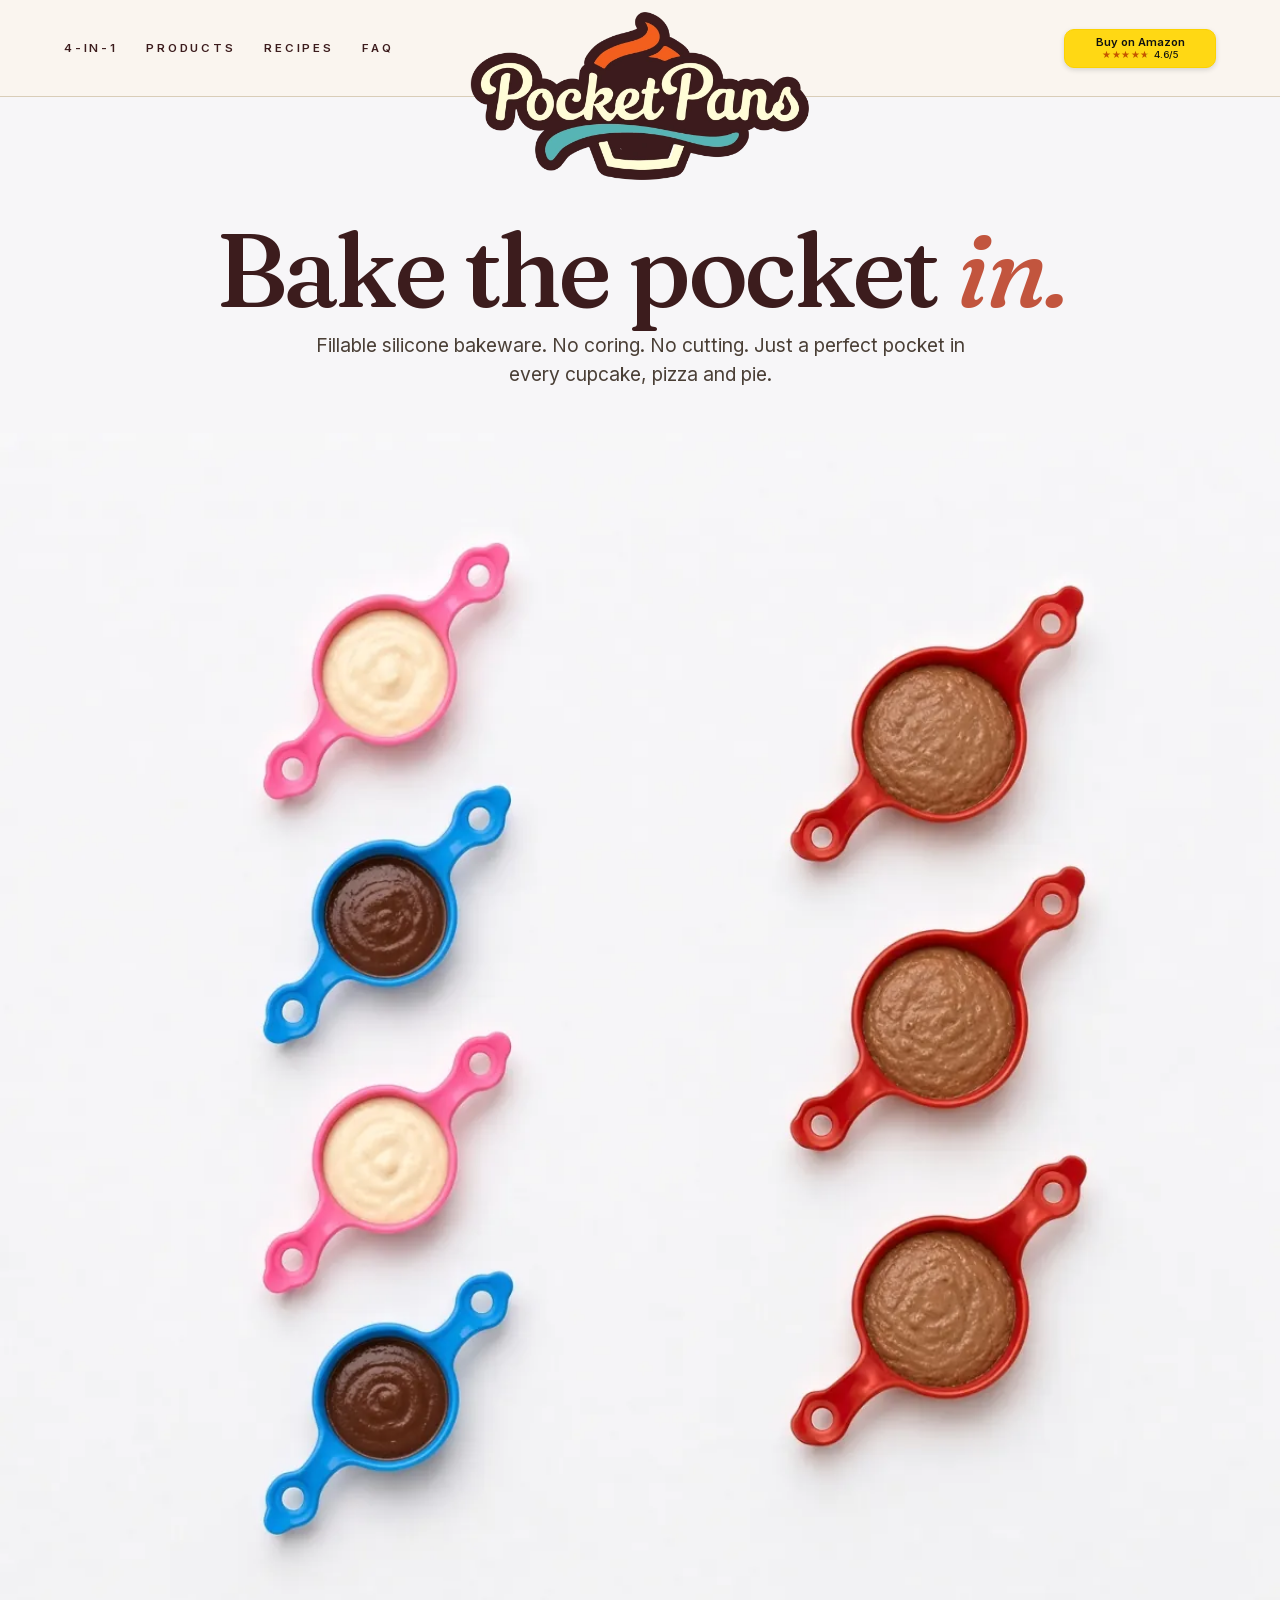
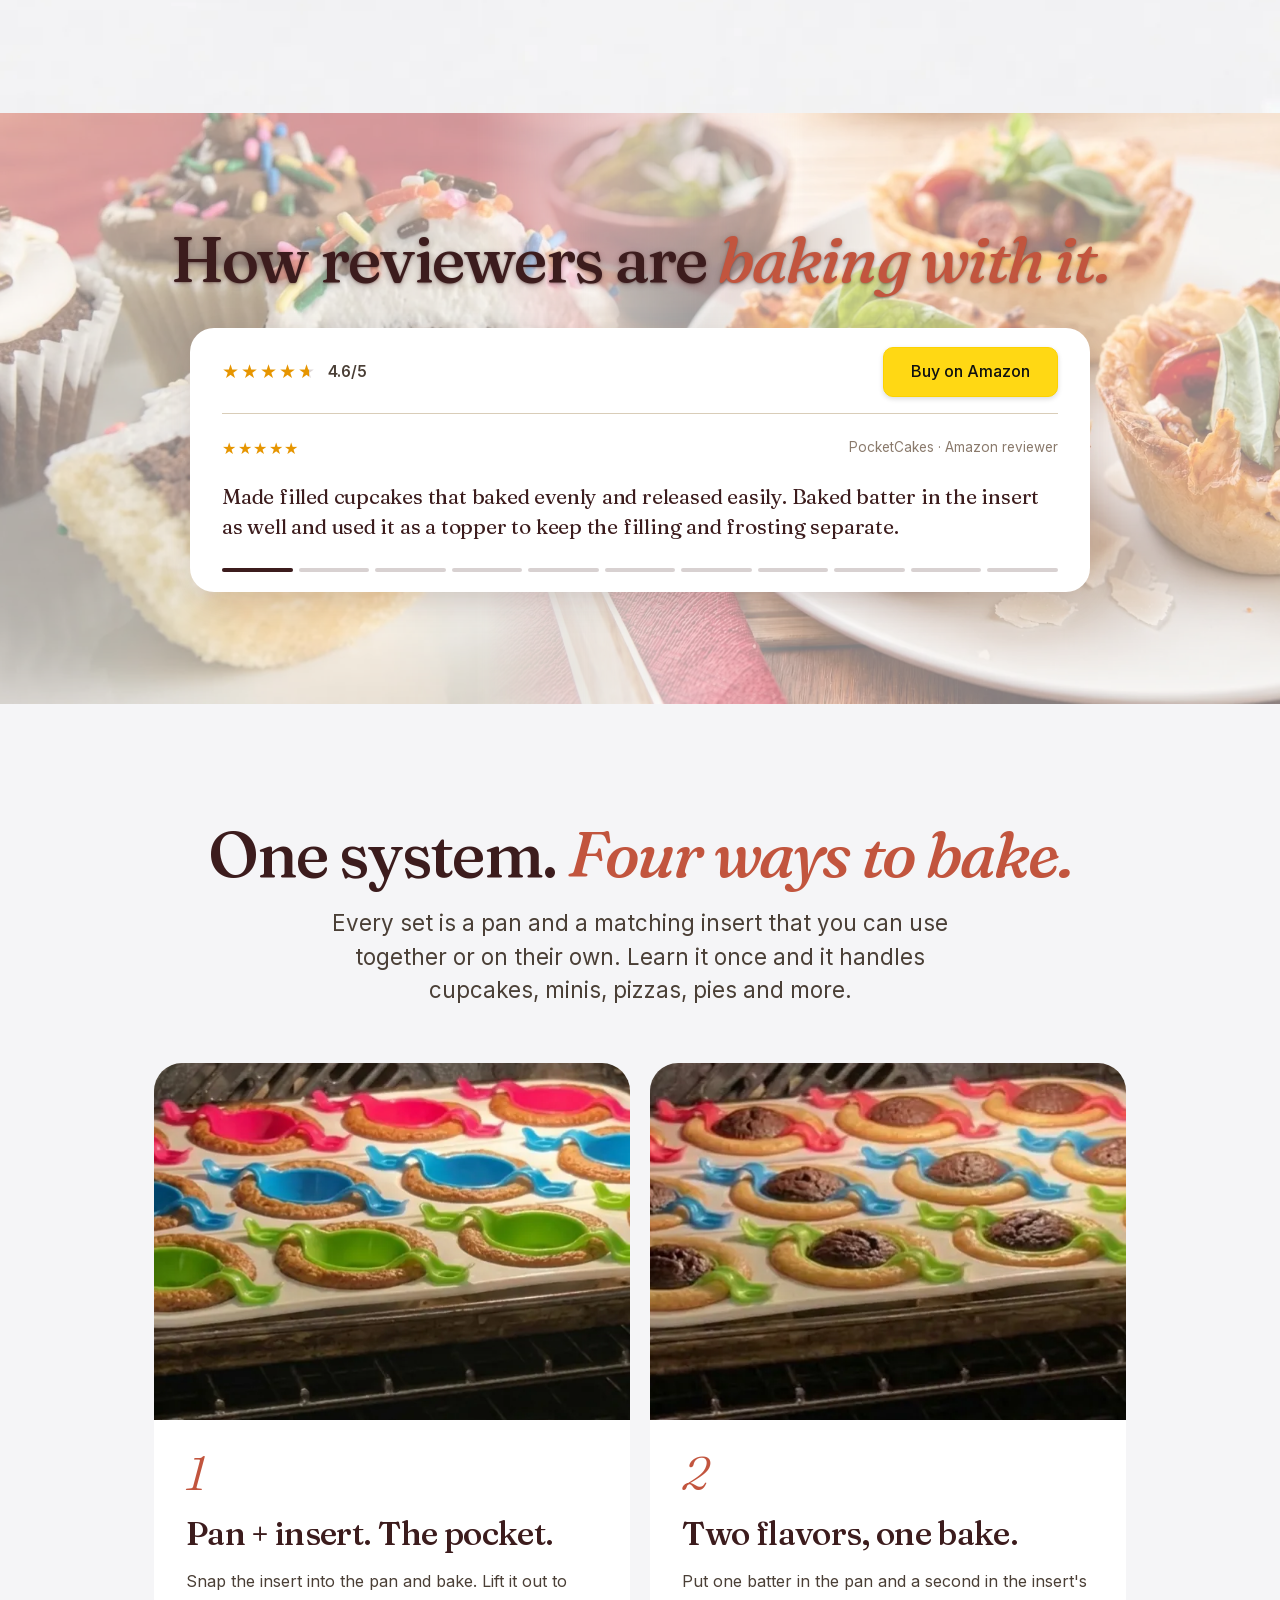
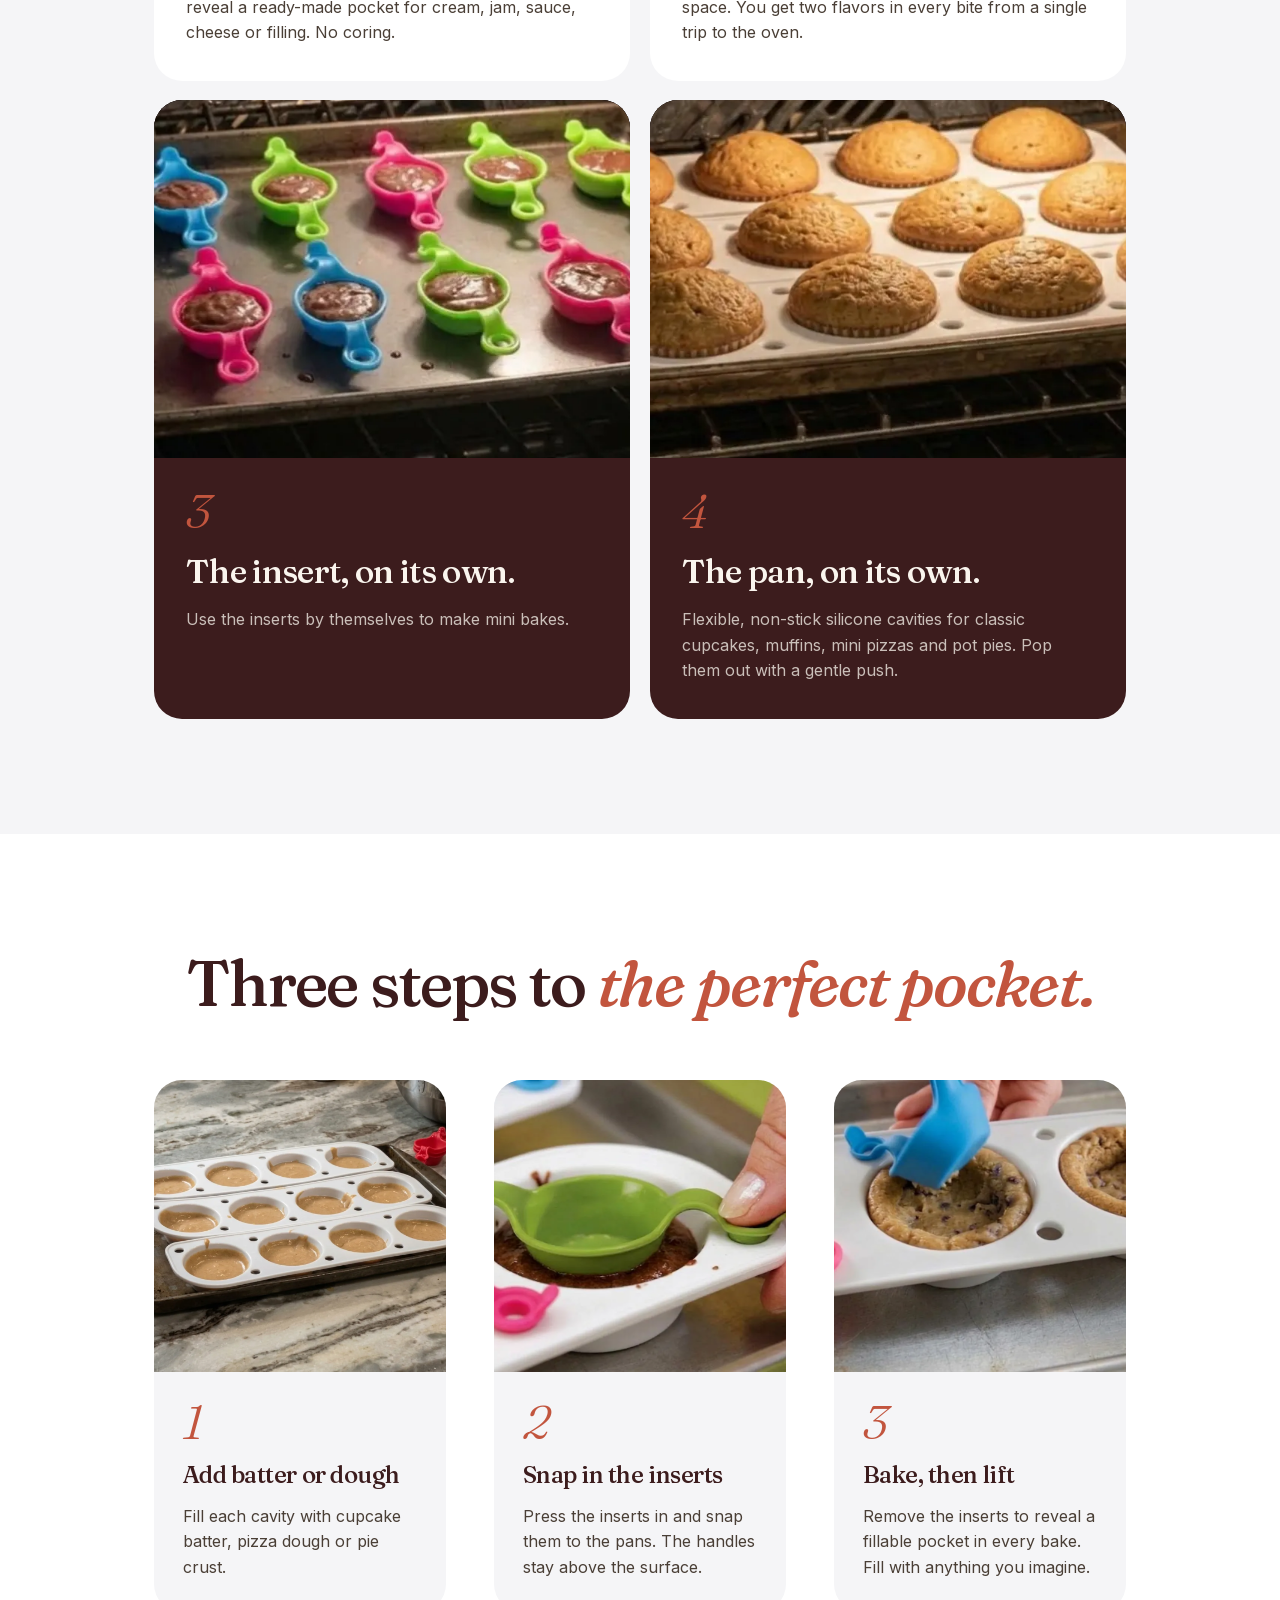
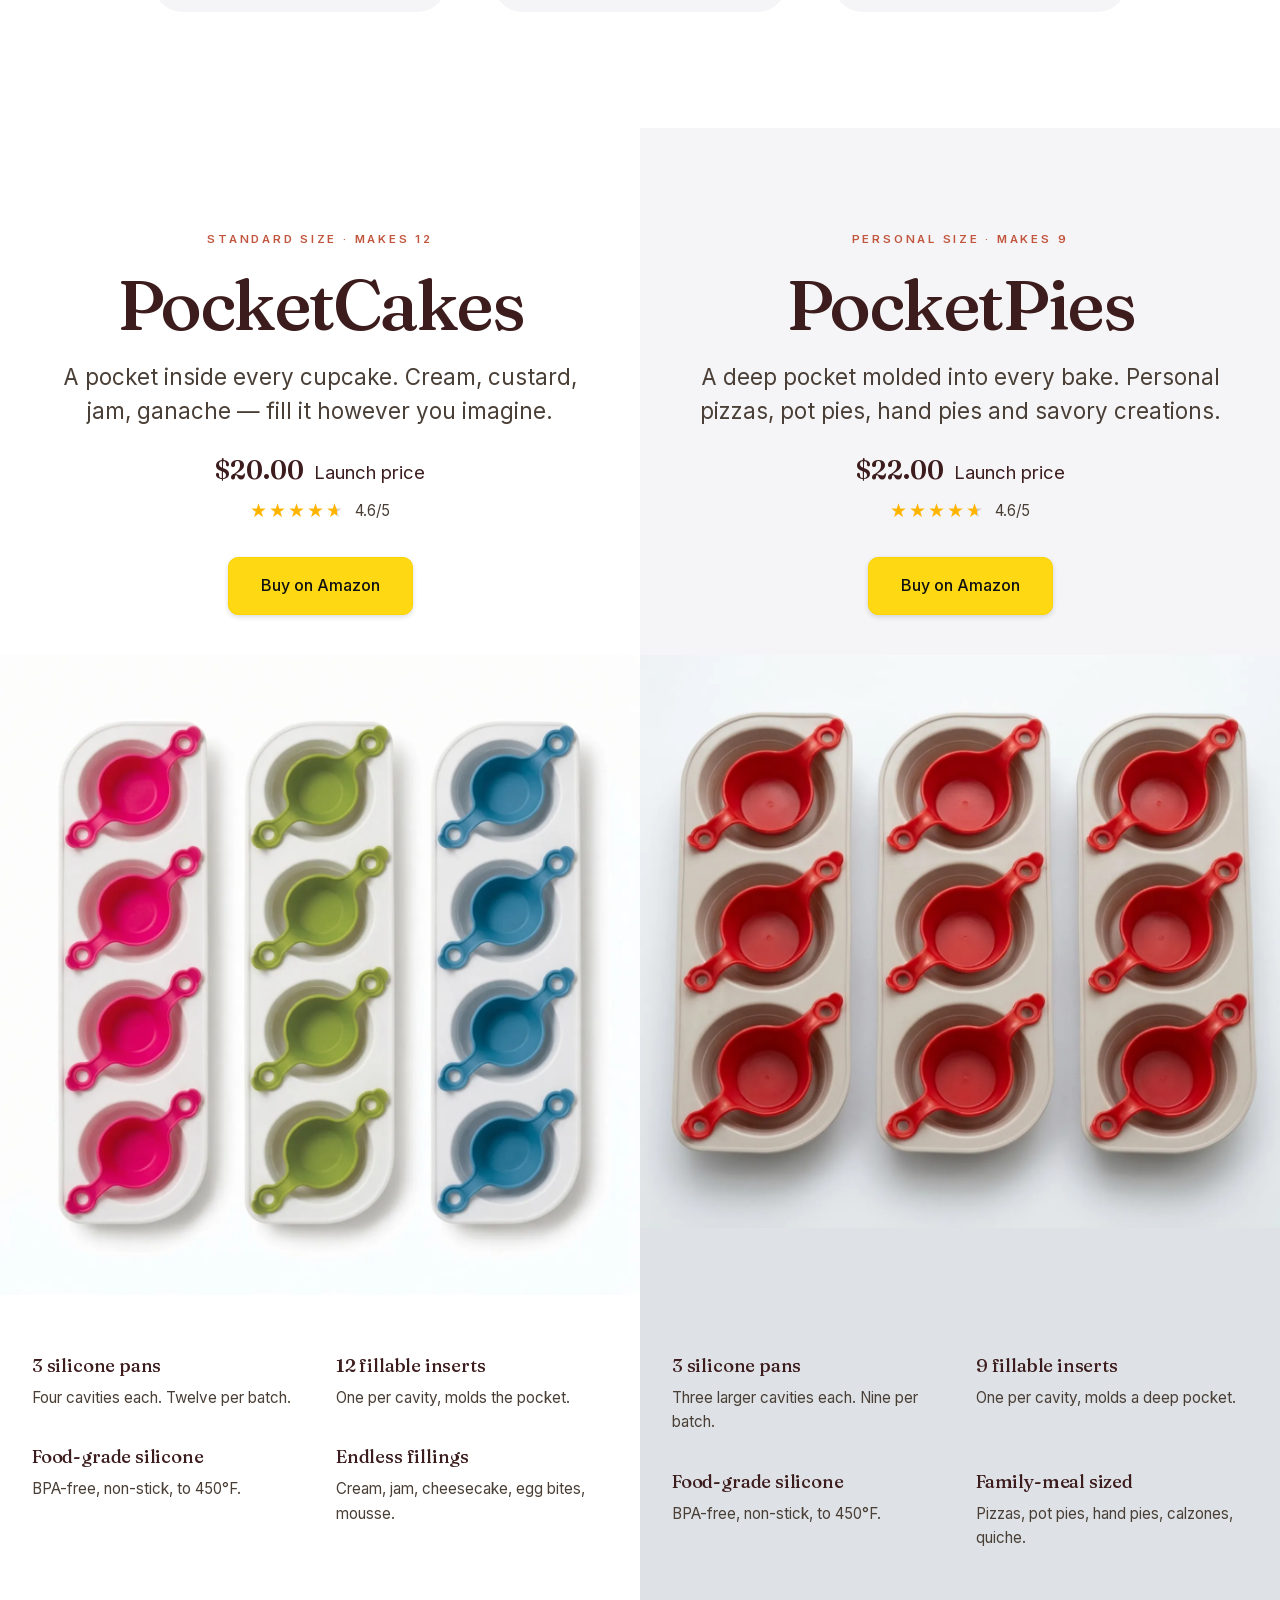
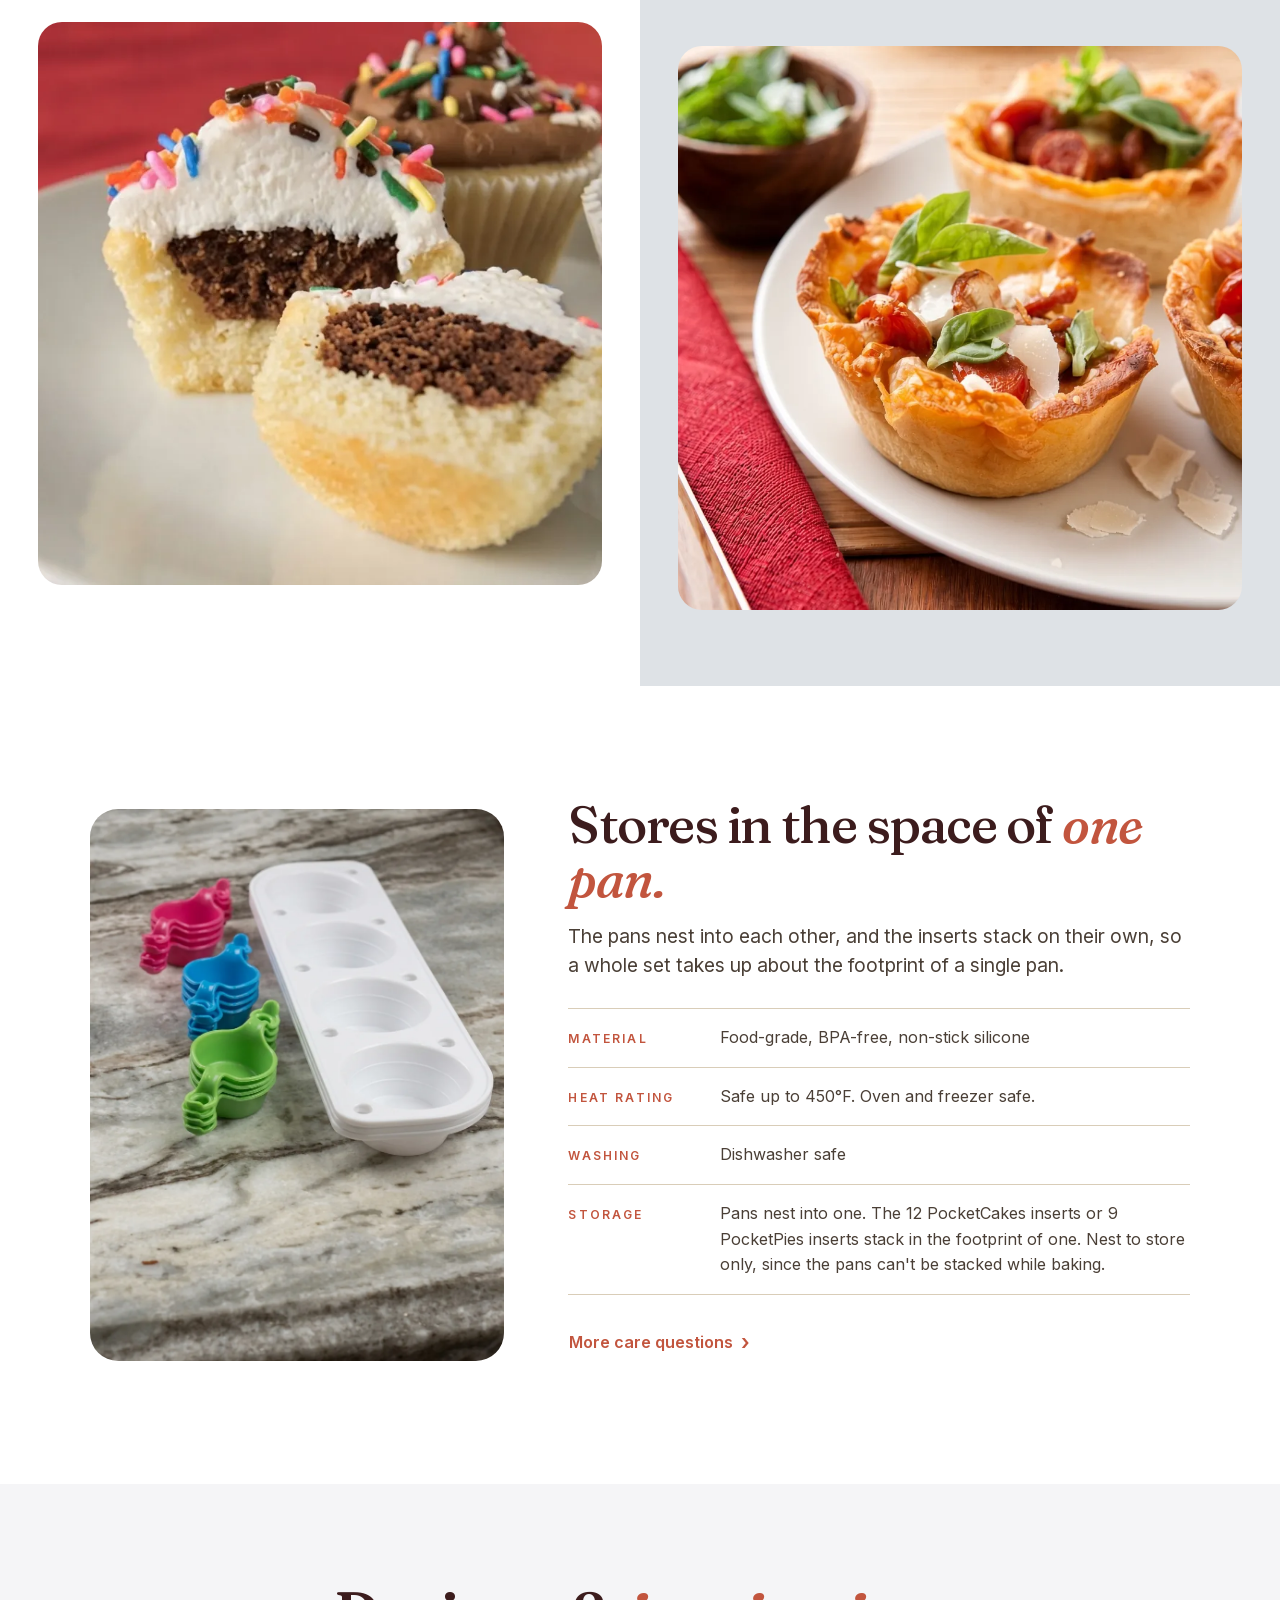
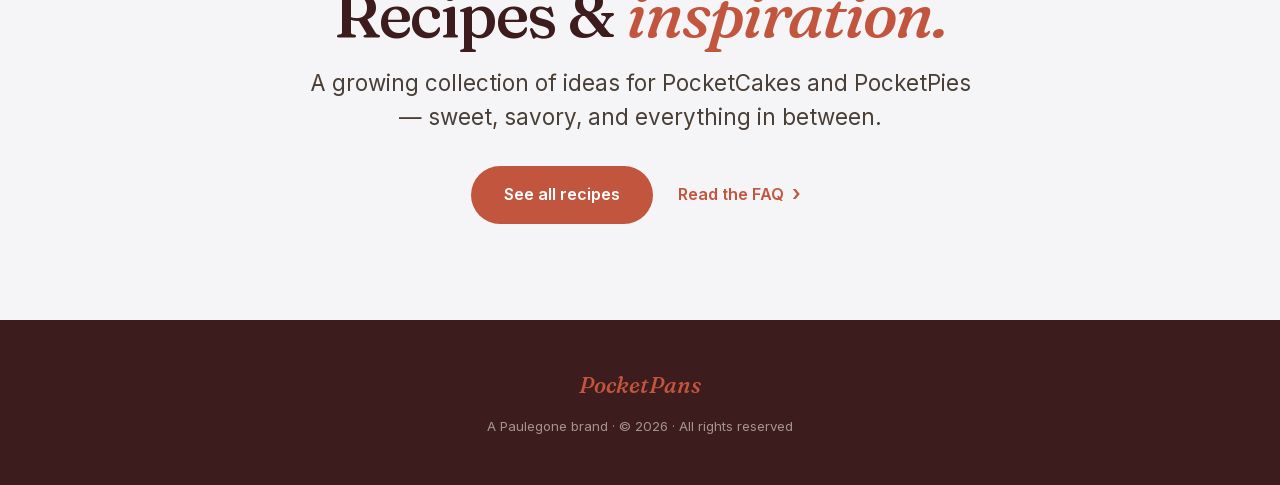
<file: index.html>
<!DOCTYPE html>
<html lang="en">
<head>
<meta charset="UTF-8">
<meta name="viewport" content="width=device-width, initial-scale=1.0">
<title>PocketPans 4-in-1 Fillable Silicone Bakeware — Cupcakes, Minis & Personal Pizzas</title>
<meta name="description" content="Bake the pocket in — no coring. PocketCakes and PocketPies: pan alone, pan + insert, inserts alone, or two flavors in one bake. BPA-free silicone to 450°F. Shop on Amazon via pocketpans.com.">
<link rel="icon" type="image/png" href="images/PP_favicon.png">
<link rel="apple-touch-icon" href="images/PP_favicon.png">
<meta name="robots" content="index, follow, max-image-preview:large">
<link rel="canonical" href="https://pocketpans.com/">
<meta property="og:title" content="PocketPans — 4-in-1 Fillable Bakeware">
<meta property="og:description" content="Bake the pocket in. Cupcakes, minis, personal pizzas & pot pies.">
<meta property="og:url" content="https://pocketpans.com/">
<meta property="og:image" content="https://pocketpans.com/images/hero-cupcake.png">
<meta property="og:type" content="website">
<meta name="p:domain_verify" content="4ee38dcfb3308c3a4e883794a0fc78fc"/>
<meta name="google-site-verification" content="NeDxSFClnJtV1CZE4KnyYpTGVmzie3NK1NXemz9PHA8" />
<script type="application/ld+json">
{
  "@context": "https://schema.org",
  "@graph": [
    {
      "@type": "Organization",
      "@id": "https://pocketpans.com/#org",
      "name": "PocketPans",
      "url": "https://pocketpans.com",
      "logo": "https://pocketpans.com/images/PocketPans_Logo.png"
    },
    {
      "@type": "Product",
      "name": "PocketPans PocketCakes 4-in-1 Fillable Silicone Cupcake Pan Set",
      "image": ["https://pocketpans.com/images/hero-cupcake.png"],
      "description": "4-in-1 silicone cupcake pan set that bakes a fillable pocket in. Makes 12. BPA-free, oven-safe to 450°F.",
      "brand": {"@type": "Brand", "name": "PocketPans"},
      "sku": "PP-PC-01",
      "mpn": "PP-PC-01",
      "offers": {
        "@type": "Offer",
        "url": "https://pocketpans.com/#cupcake-section",
        "priceCurrency": "USD",
        "price": "19.88",
        "availability": "https://schema.org/InStock",
        "itemCondition": "https://schema.org/NewCondition",
        "shippingDetails": {
          "@type": "OfferShippingDetails",
          "shippingRate": {"@type": "MonetaryAmount", "value": "0", "currency": "USD"},
          "shippingDestination": {"@type": "DefinedRegion", "addressCountry": "US"},
          "deliveryTime": {
            "@type": "ShippingDeliveryTime",
            "handlingTime": {"@type": "QuantitativeValue", "minValue": 0, "maxValue": 1, "unitCode": "DAY"},
            "transitTime": {"@type": "QuantitativeValue", "minValue": 3, "maxValue": 5, "unitCode": "DAY"}
          }
        },
        "hasMerchantReturnPolicy": {
          "@type": "MerchantReturnPolicy",
          "applicableCountry": "US",
          "returnPolicyCategory": "https://schema.org/MerchantReturnFiniteReturnWindow",
          "merchantReturnDays": 30,
          "returnMethod": "https://schema.org/ReturnByMail"
        }
      }
    },
    {
      "@type": "Product",
      "name": "PocketPans PocketPies 4-in-1 Fillable Silicone Personal Pizza & Pot Pie Pan Set",
      "image": ["https://pocketpans.com/images/hero-pizza.png"],
      "description": "4-in-1 silicone pan set for personal pizzas, pot pies, and hand pies. Makes 9. BPA-free, oven-safe to 450°F.",
      "brand": {"@type": "Brand", "name": "PocketPans"},
      "sku": "PP-PP-01",
      "mpn": "PP-PP-01",
      "offers": {
        "@type": "Offer",
        "url": "https://pocketpans.com/#pizza-section",
        "priceCurrency": "USD",
        "price": "21.88",
        "availability": "https://schema.org/InStock",
        "itemCondition": "https://schema.org/NewCondition",
        "shippingDetails": {
          "@type": "OfferShippingDetails",
          "shippingRate": {"@type": "MonetaryAmount", "value": "0", "currency": "USD"},
          "shippingDestination": {"@type": "DefinedRegion", "addressCountry": "US"},
          "deliveryTime": {
            "@type": "ShippingDeliveryTime",
            "handlingTime": {"@type": "QuantitativeValue", "minValue": 0, "maxValue": 1, "unitCode": "DAY"},
            "transitTime": {"@type": "QuantitativeValue", "minValue": 3, "maxValue": 5, "unitCode": "DAY"}
          }
        },
        "hasMerchantReturnPolicy": {
          "@type": "MerchantReturnPolicy",
          "applicableCountry": "US",
          "returnPolicyCategory": "https://schema.org/MerchantReturnFiniteReturnWindow",
          "merchantReturnDays": 30,
          "returnMethod": "https://schema.org/ReturnByMail"
        }
      }
    }
  ]
}
</script>
<!-- Google tag (gtag.js) -->
<script async src="https://www.googletagmanager.com/gtag/js?id=G-696TPMB8MQ"></script>
<script>
  window.dataLayer = window.dataLayer || [];
  function gtag(){dataLayer.push(arguments);}
  gtag('js', new Date());

  gtag('config', 'G-696TPMB8MQ');
</script>
 <!-- Meta Pixel Code -->
<script>
!function(f,b,e,v,n,t,s)
{if(f.fbq)return;n=f.fbq=function(){n.callMethod?
n.callMethod.apply(n,arguments):n.queue.push(arguments)};
if(!f._fbq)f._fbq=n;n.push=n;n.loaded=!0;n.version='2.0';
n.queue=[];t=b.createElement(e);t.async=!0;
t.src=v;s=b.getElementsByTagName(e)[0];
s.parentNode.insertBefore(t,s)}(window, document,'script',
'https://connect.facebook.net/en_US/fbevents.js');
fbq('init', '1710565360593624');
fbq('track', 'PageView');
</script>
<noscript><img height="1" width="1" style="display:none"
src="https://www.facebook.com/tr?id=1710565360593624&ev=PageView&noscript=1"
/></noscript>
<!-- End Meta Pixel Code -->
<link rel="preload" href="fonts/Fraunces-latin.woff2" as="font" type="font/woff2" crossorigin>
<link rel="preload" href="fonts/Fraunces-Italic-latin.woff2" as="font" type="font/woff2" crossorigin>
<link rel="preload" href="fonts/Inter-latin.woff2" as="font" type="font/woff2" crossorigin>
<link rel="stylesheet" href="styles.css?v=3">
<style>
:root { --white: #fff; --gray-bg: #f5f5f7; }
/* Header: nav left, big logo centered hanging off the bottom edge; shrinks to the text logo on scroll */
:root { --logo-h: 168px; --hang: calc(var(--logo-h) / 2); --hdr: 96px; --hdr-s: 64px; }
@media (max-width: 1000px) { :root { --logo-h: clamp(100px, 24vw, 150px); --hdr: calc(var(--hang) + 42px); } }
html { scroll-padding-top: 80px; }
body { padding-top: var(--hdr); }
header { position: fixed; top: 0; left: 0; right: 0; }
.nav { position: relative; min-height: var(--hdr); transition: min-height .35s ease; }
header.scrolled .nav { min-height: var(--hdr-s); }
.logo { position: absolute; inset: 0; pointer-events: none; z-index: 210; display: block; }
.logo img { position: absolute; left: 50%; pointer-events: auto; width: auto; max-width: none; transition: opacity .3s ease, transform .35s ease; }
.logo-full { bottom: 0; height: var(--logo-h); transform: translate(-50%, 50%); }
.logo-text { top: 50%; height: 40px; opacity: 0; transform: translate(-50%, -50%) scale(.85); pointer-events: none !important; }
header.scrolled .logo-full { opacity: 0; transform: translate(-50%, 50%) scale(.4); pointer-events: none; }
header.scrolled .logo-text { opacity: 1; transform: translate(-50%, -50%); pointer-events: auto !important; }
.nav-cta { background: var(--terracotta); color: #fff; font-style: normal; font-weight: 600; letter-spacing: .02em; }
.nav-cta:hover { background: var(--terracotta-deep); color: #fff; }
@media (max-width: 1000px) {
  .nav { display: flex; justify-content: space-between; align-items: flex-start; padding: .8rem 4% 0; }
  .nav-links { width: auto; flex-wrap: nowrap; gap: .8rem; justify-content: flex-start; }
  .nav-cta { justify-self: auto; }
  header.scrolled .nav { display: grid; grid-template-columns: 1fr auto; grid-template-areas: "logo cta" "links links"; row-gap: .5rem; align-items: center; padding: .6rem 4% .6rem; min-height: 0; }
  header.scrolled .nav-cta { grid-area: cta; }
  header.scrolled .nav-links { grid-area: links; width: 100%; justify-content: center; }
  .logo-text { height: 28px; }
  header.scrolled .logo-text { left: 4%; top: .6rem; transform: none; }
}
/* Amazon-style buy buttons (colors only; no Amazon logo) */
a[href*="amazon.com/dp"] { background: #FFD814; color: #0F1111; border: 1px solid #FCD200; border-radius: 10px; font-family: 'Inter', sans-serif; font-style: normal; font-weight: 500; letter-spacing: 0; box-shadow: 0 2px 5px rgba(15,17,17,.15); }
a[href*="amazon.com/dp"]:hover { background: #F7CA00; color: #0F1111; border-color: #F2C200; transform: none; }
/* Buy button with rating: same button size, smaller text, two lines */
a.amz { display: inline-flex; flex-direction: column; align-items: center; justify-content: center; gap: .12rem; line-height: 1.1; padding-top: 0; padding-bottom: 0; }
a.amz .amz-t { font-size: .78em; font-weight: 600; }
a.amz .amz-r { font-size: .66em; font-weight: 500; display: inline-flex; align-items: center; gap: .4em; }
.amz-stars { letter-spacing: .06em; background: linear-gradient(90deg, #C45500 92%, rgba(15,17,17,.28) 92%); -webkit-background-clip: text; background-clip: text; -webkit-text-fill-color: transparent; }
.nav-cta.amz { height: 39px; min-width: 9.5rem; }
@media (max-width: 767px) { .nav-cta.amz { height: 30px; min-width: 7.2rem; } .nav-cta.amz .amz-t { font-size: .8em; } .nav-cta.amz .amz-r { font-size: .72em; } }
body { background: var(--white); overflow-x: hidden; -webkit-font-smoothing: antialiased; }
.wrap { max-width: 1100px; margin: 0 auto; padding: 0 5%; }
.center { text-align: center; }
.display {
  font-family: 'Fraunces', Georgia, serif; font-weight: 500;
  letter-spacing: -0.035em; line-height: 1.02;
  font-size: clamp(2.8rem, 8vw, 6.5rem);
}
.h2 {
  font-family: 'Fraunces', Georgia, serif; font-weight: 500;
  letter-spacing: -0.03em; line-height: 1.05;
  font-size: clamp(2.1rem, 5vw, 4rem);
}
.h2 em, .display em { font-style: italic; color: var(--terracotta); font-weight: 500; }
.sub {
  font-size: clamp(1.05rem, 1.8vw, 1.4rem); color: var(--ink-soft);
  max-width: 680px; margin: 1.2rem auto 0; line-height: 1.5;
}
.btn {
  display: inline-flex; align-items: center; gap: .5rem;
  padding: .95rem 2rem; border-radius: 999px; font-weight: 600; font-size: 1rem;
  text-decoration: none; border: 1.5px solid transparent; cursor: pointer;
  transition: background .25s, color .25s, transform .25s;
}
.btn-primary { background: var(--terracotta); color: #fff; }
.btn-primary:hover { background: var(--terracotta-deep); transform: translateY(-1px); }
.btn-link { color: var(--terracotta); padding-left: .5rem; padding-right: .5rem; }
.btn-link::after { content: '›'; font-size: 1.3em; line-height: 1; transition: transform .25s; }
.btn-link:hover::after { transform: translateX(4px); }
.cta-row { display: flex; gap: 1rem; justify-content: center; align-items: center; flex-wrap: wrap; margin-top: 2rem; }

/* ─── HERO ─── */
/* Split background: PocketCakes left | PocketPies right (opacity set by --bg-op) */
.reviews { --bg-op: .5; position: relative; isolation: isolate; }
.reviews::before, .reviews::after { content: ''; position: absolute; top: 0; bottom: 0; width: 50%; z-index: -1; background-size: cover; background-position: center; opacity: var(--bg-op); }
/* Each half runs a bit past center and fades out, so the two photos crossfade at the split */
.reviews::before, .reviews::after { width: 62%; }
.reviews::before { left: 0; background-image: url(images_web/PocketCakes_Dual_Flavor.webp); transform: scaleX(-1); /* mirrored so the cupcakes sit toward the left edge; the mask is mirrored with it */ -webkit-mask-image: linear-gradient(270deg, #000 60%, transparent); mask-image: linear-gradient(270deg, #000 60%, transparent); }
.reviews::after { right: 0; background-image: url(images_web/PocketPies_Pizza_Basil_Table.webp); -webkit-mask-image: linear-gradient(270deg, #000 60%, transparent); mask-image: linear-gradient(270deg, #000 60%, transparent); }
/* Thin text section between the photo band and the viewer */
.intro-text { background: #f7f6f8; /* top edge color of the viewer photos */ text-align: center; padding: calc(var(--hang) + clamp(1.5rem, 3vw, 2.5rem)) 5% clamp(1.75rem, 3.5vw, 3rem); }
.intro-text .sub { margin-top: .5rem; font-size: clamp(.95rem, 1.5vw, 1.2rem); }
/* 1:1 viewer, whole image shown, full page width (may run past the screen height) */
.viewer-wrap { position: relative; }
.viewer { position: relative; width: 100%; aspect-ratio: 1 / 1; background: #f7f6f8; overflow: hidden; }
.viewer .slide { position: absolute; inset: 0; opacity: 0; }
.viewer .slide.on { opacity: 1; }
.viewer .slide img { width: 100%; height: 100%; object-fit: contain; display: block; }

/* ─── 4-IN-1 ─── */
.reviews { background: var(--white); }
.reviews .rev-head { text-align: center; padding: 0 5%; }
.reviews .rev-head .h2 { text-shadow: 0 1px 2px rgba(60,28,29,.35), 0 2px 6px rgba(60,28,29,.3); }
.reviews .rev-meta { margin: 0; display: inline-flex; align-items: center; gap: .7rem; color: var(--ink-soft); font-size: .95rem; }
.reviews { padding: clamp(4rem, 9vw, 7rem) 0; }
.rev-panel { max-width: 900px; margin: 2.2rem auto 0; background: #fff; border-radius: 24px; padding: 1.2rem 2rem 1.3rem; box-shadow: 0 10px 40px -12px rgba(60,28,29,.25); }
.rev-panel .rev-stars { background: linear-gradient(90deg, #E69500 var(--pct, 92%), rgba(60,28,29,.18) var(--pct, 92%)); -webkit-background-clip: text; background-clip: text; }
.rev-top { display: flex; align-items: center; justify-content: space-between; gap: 1rem; flex-wrap: wrap; padding-bottom: 1rem; margin-bottom: 1rem; border-bottom: 1px solid var(--line); }
.rev-top .btn { padding: .7rem 1.7rem; font-size: 1rem; }
.rev-card { display: grid; grid-template-areas: "stars cite" "text text"; grid-template-columns: 1fr auto; align-items: center; gap: .5rem 1.5rem; }
@media (max-width: 560px) { .rev-panel { padding: 1rem 1.2rem 1.1rem; } .rev-card { grid-template-areas: "stars" "text" "cite"; grid-template-columns: 1fr; } }
.rev-card .rev-stars { grid-area: stars; font-size: 1rem; justify-self: start; }
.rev-card cite { grid-area: cite; font-style: normal; font-size: .85rem; color: var(--warm-gray); }
.rev-card p { grid-area: text; font-family: 'Fraunces', serif; font-size: clamp(1.05rem, 1.7vw, 1.3rem); line-height: 1.45; letter-spacing: -.01em; }
.reviews.js .rev-source { display: none; }
.rev-cards { display: grid; cursor: pointer; }
.rev-cards .rev-card { grid-area: 1 / 1; opacity: 0; pointer-events: none; transition: opacity 1.6s ease-in-out; }
.rev-cards .rev-card.on { opacity: 1; pointer-events: auto; }
.rev-cards:focus-visible { outline: 2px solid var(--terracotta); outline-offset: 4px; border-radius: 22px; }
.rev-bar { display: flex; gap: 6px; margin-top: 1.1rem; }
.rev-seg { flex: 1; height: 4px; padding: 0; border: 0; border-radius: 2px; background: rgba(60,28,29,.2); position: relative; overflow: hidden; cursor: pointer; }
.rev-seg::after { content: ''; position: absolute; inset: 0; background: var(--ink); transform: scaleX(0); transform-origin: left; }
.rev-seg.done::after { transform: scaleX(1); }
.rev-seg.now::after { animation: rev-fill var(--rev-ms, 8s) linear forwards; }
@keyframes rev-fill { to { transform: scaleX(1); } }
@media (prefers-reduced-motion: reduce) { .rev-cards .rev-card { transition: none; } .rev-seg.now::after { animation: none; transform: scaleX(1); } }
.rev-stars { font-size: 1.2rem; letter-spacing: .1em; line-height: 1; background: linear-gradient(90deg, #FFB400 var(--pct, 92%), rgba(60,28,29,.2) var(--pct, 92%)); -webkit-background-clip: text; background-clip: text; -webkit-text-fill-color: transparent; }
.four { background: var(--gray-bg); padding: clamp(4rem, 9vw, 8rem) 0; }
.four-grid { display: grid; grid-template-columns: 1fr 1fr; gap: 1.2rem; margin-top: 3.5rem; }
.mode { background: #fff; border-radius: 28px; overflow: hidden; display: flex; flex-direction: column; }
.mode-img { aspect-ratio: 4/3; background: #fff; overflow: hidden; }
.mode-img img { width: 100%; height: 100%; object-fit: cover; display: block; }
.mode-copy { padding: 1.8rem 2rem 2.2rem; }
.mode-num { display: block; font-family: 'Fraunces', serif; font-style: italic; font-weight: 300; font-size: 3rem; line-height: 1; color: var(--terracotta); }
.mode h3 { font-family: 'Fraunces', serif; font-weight: 500; font-size: clamp(1.5rem, 2.6vw, 2.1rem); letter-spacing: -0.02em; margin: .6rem 0; }
.mode p { color: var(--ink-soft); font-size: 1rem; }
.mode.dark { background: var(--ink); color: var(--cream); }
.mode.dark p { color: rgba(250,245,238,.75); }
.mode.dark .mode-img { background: #000; }

/* ─── HOW IT WORKS ─── */
.how { padding: clamp(4rem, 9vw, 8rem) 0; background: #fff; }
.steps { display: grid; grid-template-columns: repeat(3, 1fr); gap: 3rem; margin-top: 4rem; }
.step { background: var(--gray-bg); border-radius: 28px; overflow: hidden; }
.step-img { aspect-ratio: 1 / 1; overflow: hidden; }
.step-img img { width: 100%; height: 100%; object-fit: cover; display: block; }
.step-body { padding: 1.6rem 1.8rem 2rem; }
.step .n { font-family: 'Fraunces', serif; font-style: italic; font-weight: 300; font-size: 3rem; line-height: 1; color: var(--terracotta); }
.step h3 { font-family: 'Fraunces', serif; font-weight: 500; font-size: 1.5rem; margin: .6rem 0; letter-spacing: -.02em; }
.step p { color: var(--ink-soft); }

/* ─── FULL-BLEED PRODUCT ─── */
.product { position: relative; background: #fff; }
.product.alt { background: var(--gray-bg); }
.product-head { padding: clamp(4rem, 8vw, 7rem) 5% 2.5rem; text-align: center; }
.price-rating { display: inline-flex; align-items: center; gap: .6rem; margin-top: .5rem; font-size: .95rem; color: var(--ink-soft); }
.product-head .price { font-size: 1.15rem; margin-top: 1.4rem; color: var(--ink); }
.product-head .price b { font-family: 'Fraunces', serif; font-size: 1.6rem; font-weight: 600; }
.products { scroll-margin-top: 80px; display: grid; grid-template-columns: 1fr 1fr; }
.product .display { font-size: clamp(2.4rem, 5.5vw, 4.5rem); }
.product-head { padding-left: 6%; padding-right: 6%; }
.bleed { width: 100%; height: auto; display: block; }
/* Pads the shorter PocketPies photo (1090x976) to the PocketCakes photo's height (1408x1408) so the rows below align side by side */
#pizza-section { display: flex; flex-direction: column; }
.pies-lower { flex: 1; display: flow-root; background: #dee2e6; } /* matches the bottom edge of PocketPies_Studio_Top.jpeg */
.bleed-gap { height: 0; padding-bottom: calc((1 - 976 / 1090) * 100%); }
.product-photo { aspect-ratio: 1 / 1; overflow: hidden; margin: 0 6% clamp(3rem, 6vw, 5rem); border-radius: 24px; background: var(--gray-bg); }
.product-photo img { width: 100%; height: 100%; object-fit: cover; display: block; }
.includes { display: grid; grid-template-columns: repeat(2, 1fr); gap: 2rem; padding: 3.5rem 0 clamp(4rem, 8vw, 6rem); }
.inc b { display: block; font-family: 'Fraunces', serif; font-weight: 500; font-size: 1.15rem; letter-spacing: -.01em; margin-bottom: .35rem; }
.inc span { color: var(--ink-soft); font-size: .95rem; display: block; }

/* ─── COMPARE SLIDER ─── */
.compare-sec { background: var(--ink); color: var(--cream); padding: clamp(4rem, 9vw, 8rem) 0 0; }
.compare-sec .sub { color: rgba(250,245,238,.7); }
.compare-sec .h2 em { color: #e8866f; }
.compare { position: relative; margin-top: 3.5rem; height: min(80vh, 52vw); min-height: 340px; background: #fff; overflow: hidden; touch-action: pan-y; user-select: none; -webkit-user-select: none; }
.compare img { position: absolute; inset: 0; width: 100%; height: 100%; object-fit: cover; pointer-events: none; }
.compare .top { clip-path: inset(0 50% 0 0); }
.compare .line { position: absolute; top: 0; bottom: 0; left: 50%; width: 3px; background: #fff; box-shadow: 0 0 24px rgba(0,0,0,.4); transform: translateX(-50%); pointer-events: none; }
.compare .knob { position: absolute; top: 50%; left: 50%; width: 60px; height: 60px; border-radius: 50%; background: #fff; color: var(--ink); transform: translate(-50%,-50%); display: grid; place-items: center; box-shadow: 0 8px 30px rgba(0,0,0,.35); font-size: 1.1rem; letter-spacing: 2px; }
.compare input[type=range] { position: absolute; inset: 0; width: 100%; height: 100%; opacity: 0; cursor: ew-resize; margin: 0; }
.compare .tag { position: absolute; bottom: 1.5rem; padding: .5rem 1.1rem; border-radius: 999px; background: rgba(255,255,255,.9); color: var(--ink); font-family: 'Fraunces', serif; font-style: italic; pointer-events: none; }
.compare .tag.l { left: 1.5rem; } .compare .tag.r { right: 1.5rem; }

/* ─── SPECS / RECIPES ─── */
.specs { background: #fff; padding: 4.5rem 0; }
.specs-grid { display: grid; grid-template-columns: repeat(4, 1fr); gap: 2rem; text-align: center; }
.specs-grid b { display: block; font-family: 'Fraunces', serif; font-weight: 500; font-size: 1.5rem; letter-spacing: -.01em; }
.specs-grid span { font-size: .75rem; letter-spacing: .18em; text-transform: uppercase; color: var(--warm-gray); }
.care { background: #fff; padding: clamp(4rem, 9vw, 7rem) 5%; }
.care-inner { max-width: 1100px; margin: 0 auto; display: grid; grid-template-columns: .8fr 1.2fr; gap: clamp(2rem, 5vw, 4.5rem); align-items: center; }
.care-photo { border-radius: 28px; overflow: hidden; background: var(--gray-bg); aspect-ratio: 3 / 4; }
.care-photo img { width: 100%; height: 100%; object-fit: cover; display: block; }
.care-copy .h2 { font-size: clamp(2rem, 4vw, 3.2rem); }
.care-copy .sub { margin: 1rem 0 0; max-width: none; font-size: clamp(1rem, 1.5vw, 1.2rem); }
.care-list { margin-top: 1.8rem; border-top: 1px solid var(--line); }
.care-list > div { display: grid; grid-template-columns: 8.5rem 1fr; gap: 1rem; padding: 1rem 0; border-bottom: 1px solid var(--line); }
.care-list dt { font-size: .75rem; font-weight: 600; letter-spacing: .18em; text-transform: uppercase; color: var(--terracotta); padding-top: .25rem; }
.care-list dd { color: var(--ink-soft); }
.care-copy .btn-link { margin-top: 1.2rem; padding-left: 0; }
@media (max-width: 860px) { .care-inner { grid-template-columns: 1fr; } .care-photo { aspect-ratio: 4 / 3; max-height: 420px; } .care-list > div { grid-template-columns: 1fr; gap: .2rem; } }
.recipes-cta { background: var(--gray-bg); padding: clamp(4rem, 8vw, 6rem) 5%; text-align: center; }

@media (max-width: 860px) {
  .four-grid { grid-template-columns: 1fr; }
  .steps { grid-template-columns: 1fr; gap: 2rem; }
  .specs-grid { grid-template-columns: repeat(2, 1fr); }
  .products { grid-template-columns: 1fr; }
  .bleed-gap { display: none; }
  .compare { height: 70vw; }
  .compare .knob { width: 46px; height: 46px; }
}
@media (prefers-reduced-motion: reduce) {
  .viewer .slide { transition: none; }
}
</style>
</head>
<body>

<header>
  <div class="nav">
    <a class="logo" href="#top" aria-label="PocketPans home"><img class="logo-full" src="images_web/PocketPans_Logo.webp" alt="PocketPans"><img class="logo-text" src="images_web/PocketPans_Logo_Text.webp" alt="" aria-hidden="true"></a>
    <div class="nav-links">
      <a href="#how">4-in-1</a>
      <a href="#shop">Products</a>
      <a href="recipes.html">Recipes</a>
      <a href="faq.html">FAQ</a>
    </div>
    <a class="nav-cta amz" href="https://www.amazon.com/dp/B0GPR6FM7M?maas=maas_adg_4F377C063B34EE9C27E82B6C053E6EB6_afap_abs&ref_=aa_maas&tag=maas" target="_blank" rel="noopener" aria-label="Buy on Amazon, rated 4.6 out of 5 stars from 23 reviews"><span class="amz-t">Buy on Amazon</span><span class="amz-r"><span class="amz-stars" aria-hidden="true">★★★★★</span>4.6/5</span></a>
  </div>
</header>

<main id="top">

<!-- ═══ HERO: auto-rotating full-bleed viewer (2 s) ═══ -->
<section class="intro-text">
  <h1 class="display">Bake the pocket <em>in.</em></h1>
  <p class="sub">Fillable silicone bakeware. No coring. No cutting. Just a perfect pocket in every cupcake, pizza and pie.</p>
</section>

<!-- Photos come from images_web/Viewer/. After adding or removing files, run ./optimize_images.sh then ./build_viewer.sh
     (it regenerates viewer-images.js). The one static slide below is shown first and until the list loads; keep it the same as the first file in that list. -->
<div class="viewer-wrap">
<section class="viewer" id="viewer" aria-label="PocketPans product photos">
  <figure class="slide on"><img src="images_web/Viewer/PocketPans_Inserts_Top_Filled.webp" alt="PocketPans silicone pans and inserts" fetchpriority="high"></figure>
</section>
</div>
<script src="viewer-images.js"></script>

<!-- ═══ REVIEWS: paraphrased summaries of Amazon reviews (not direct quotes); star rating is each review's own. Add/remove .rev-card items freely; the loop and speed adjust automatically. ═══ -->
<section class="reviews" id="reviews">
  <div class="rev-head">
    <h2 class="h2">How reviewers are <em>baking with it.</em></h2>
  </div>
  <div class="rev-panel">
    <div class="rev-top">
      <div class="rev-meta"><span class="rev-stars" role="img" aria-label="4.6 out of 5 stars">★★★★★</span><span><b>4.6/5</b></span></div>
      <a class="btn btn-primary" href="https://www.amazon.com/dp/B0GPR6FM7M?maas=maas_adg_4F377C063B34EE9C27E82B6C053E6EB6_afap_abs&ref_=aa_maas&tag=maas" target="_blank" rel="noopener">Buy on Amazon</a>
    </div>
    <div class="rev-source" id="rev-source">
        <figure class="rev-card"><span class="rev-stars" style="--pct:100%" role="img" aria-label="5 out of 5 stars">★★★★★</span><p>Made filled cupcakes that baked evenly and released easily. Baked batter in the insert as well and used it as a topper to keep the filling and frosting separate.</p><cite>PocketCakes · Amazon reviewer</cite></figure>
        <figure class="rev-card"><span class="rev-stars" style="--pct:100%" role="img" aria-label="5 out of 5 stars">★★★★★</span><p>Hosted a DIY pizza night where everyone built their own mini deep-dish pizza. Called the pans the star of the evening, and cleanup was easy.</p><cite>PocketPies · Amazon reviewer</cite></figure>
        <figure class="rev-card"><span class="rev-stars" style="--pct:100%" role="img" aria-label="5 out of 5 stars">★★★★★</span><p>Chocolate muffins with a cherry center for Sunday breakfast. The insert formed a clean cavity and nothing stuck. Baking time ran a little shorter than usual.</p><cite>PocketCakes · Amazon reviewer</cite></figure>
        <figure class="rev-card"><span class="rev-stars" style="--pct:100%" role="img" aria-label="5 out of 5 stars">★★★★★</span><p>Made pizza “pods” twice. Their tip is to spread the dough gently and bake it briefly before adding toppings. Plenty for a meal.</p><cite>PocketPies · Amazon reviewer</cite></figure>
        <figure class="rev-card"><span class="rev-stars" style="--pct:100%" role="img" aria-label="5 out of 5 stars">★★★★★</span><p>Left a hollow in each cupcake and dropped a candy into it. A short learning curve, then it became a go-to in their baking kit.</p><cite>PocketCakes · Amazon reviewer</cite></figure>
        <figure class="rev-card"><span class="rev-stars" style="--pct:100%" role="img" aria-label="5 out of 5 stars">★★★★★</span><p>Used all nine cavities at once for a party. Calls the set durable, versatile, and freezer and dishwasher safe.</p><cite>PocketPies · Amazon reviewer</cite></figure>
        <figure class="rev-card"><span class="rev-stars" style="--pct:100%" role="img" aria-label="5 out of 5 stars">★★★★★</span><p>Liked filling cupcakes with pudding, fruit, or frosting without cutting anything out. They found the individual treats playful and customized.</p><cite>PocketCakes · Amazon reviewer</cite></figure>
        <figure class="rev-card"><span class="rev-stars" style="--pct:100%" role="img" aria-label="5 out of 5 stars">★★★★★</span><p>A first-time baker made tarts that dropped right out when the pan was turned over. Cleanup took only a rinse.</p><cite>PocketPies · Amazon reviewer</cite></figure>
        <figure class="rev-card"><span class="rev-stars" style="--pct:80%" role="img" aria-label="4 out of 5 stars">★★★★★</span><p>A baker who normally uses a corer found the inserts do exactly what they promise, leaving a deep, easy-to-fill pocket. Also made cornbread bowls for chili, and found cleanup easy and storage compact.</p><cite>PocketCakes · Amazon reviewer</cite></figure>
        <figure class="rev-card"><span class="rev-stars" style="--pct:100%" role="img" aria-label="5 out of 5 stars">★★★★★</span><p>Pizza muffins turned out great. Already planning mini pies and egg muffins next.</p><cite>PocketPies · Amazon reviewer</cite></figure>
        <figure class="rev-card"><span class="rev-stars" style="--pct:100%" role="img" aria-label="5 out of 5 stars">★★★★★</span><p>Likes that one set makes 12 at once and works for egg bites as well as cupcakes. Says the inserts are what make it stand out.</p><cite>PocketCakes · Amazon reviewer</cite></figure>
    </div>
    <div class="rev-stage" id="rev-stage" hidden></div>
  </div>
</section>

<!-- ═══ 4-IN-1 ═══ -->
<section class="four" id="how">
  <div class="wrap center">
    <h2 class="h2">One system. <em>Four ways to bake.</em></h2>
    <p class="sub">Every set is a pan and a matching insert that you can use together or on their own. Learn it once and it handles cupcakes, minis, pizzas, pies and more.</p>
  </div>
  <div class="wrap">
    <div class="four-grid">
      <article class="mode">
        <div class="mode-img"><img src="images_web/PocketCakes_Oven_Cups.webp" style="transform:scale(2.2);transform-origin:55% 37%" alt="Pan and insert baked together, leaving a pocket" loading="lazy"></div>
        <div class="mode-copy">
          <span class="mode-num">1</span>
          <h3>Pan + insert. The pocket.</h3>
          <p>Snap the insert into the pan and bake. Lift it out to reveal a ready-made pocket for cream, jam, sauce, cheese or filling. No coring.</p>
        </div>
      </article>
      <article class="mode">
        <div class="mode-img"><img src="images_web/PocketCakes_Oven_Double_Baked.webp" style="transform:scale(2.2);transform-origin:55% 37%" alt="Two flavors baked in one pan" loading="lazy"></div>
        <div class="mode-copy">
          <span class="mode-num">2</span>
          <h3>Two flavors, one bake.</h3>
          <p>Put one batter in the pan and a second in the insert's space. You get two flavors in every bite from a single trip to the oven.</p>
        </div>
      </article>
      <article class="mode dark">
        <div class="mode-img"><img src="images_web/PocketCakes_Oven_Inserts_Filled.webp" style="transform:scale(2.2);transform-origin:55% 45%" alt="Silicone inserts used on their own" loading="lazy"></div>
        <div class="mode-copy">
          <span class="mode-num">3</span>
          <h3>The insert, on its own.</h3>
          <p>Use the inserts by themselves to make mini bakes.</p>
        </div>
      </article>
      <article class="mode dark">
        <div class="mode-img"><img src="images_web/PocketCakes_Oven_Full.webp" style="transform:scale(2.2);transform-origin:55% 37%" alt="Silicone pan used on its own" loading="lazy"></div>
        <div class="mode-copy">
          <span class="mode-num">4</span>
          <h3>The pan, on its own.</h3>
          <p>Flexible, non-stick silicone cavities for classic cupcakes, muffins, mini pizzas and pot pies. Pop them out with a gentle push.</p>
        </div>
      </article>
    </div>
  </div>
</section>

<!-- ═══ HOW IT WORKS ═══ -->
<section class="how">
  <div class="wrap">
    <div class="center">
      <h2 class="h2">Three steps to <em>the perfect pocket.</em></h2>
    </div>
    <div class="steps">
      <div class="step"><div class="step-img"><img src="images_web/PocketCakes_Batter.webp" alt="Batter in the silicone pan" loading="lazy"></div><div class="step-body"><div class="n">1</div><h3>Add batter or dough</h3><p>Fill each cavity with cupcake batter, pizza dough or pie crust.</p></div></div>
      <div class="step"><div class="step-img"><img src="images_web/PocketCakes_Snap_Filled.webp" alt="Inserts snapped into the filled pan" loading="lazy"></div><div class="step-body"><div class="n">2</div><h3>Snap in the inserts</h3><p>Press the inserts in and snap them to the pans. The handles stay above the surface.</p></div></div>
      <div class="step"><div class="step-img"><img src="images_web/PocketCakes_Insert_Pull_Cookie.webp" alt="Pulling an insert out to reveal the pocket" loading="lazy"></div><div class="step-body"><div class="n">3</div><h3>Bake, then lift</h3><p>Remove the inserts to reveal a fillable pocket in every bake. Fill with anything you imagine.</p></div></div>
    </div>
  </div>
</section>


<div class="products" id="shop">
<!-- ═══ POCKETCAKES ═══ -->
<section class="product" id="cupcake-section">
  <span id="cupcake"></span>
  <div class="product-head">
    <span class="eyebrow">Standard size · Makes 12</span>
    <h2 class="display">PocketCakes</h2>
    <p class="sub">A pocket inside every cupcake. Cream, custard, jam, ganache — fill it however you imagine.</p>
    <p class="price"><b>$20.00</b> &nbsp;Launch price</p>
    <p class="price-rating"><span class="rev-stars" role="img" aria-label="4.6 out of 5 stars">★★★★★</span><span>4.6/5</span></p>
    <div class="cta-row">
      <a class="btn btn-primary" href="https://www.amazon.com/dp/B0GPR6FM7M?maas=maas_adg_4F377C063B34EE9C27E82B6C053E6EB6_afap_abs&ref_=aa_maas&tag=maas" target="_blank" rel="noopener">Buy on Amazon</a>
    </div>
  </div>
  <!-- Full-bleed studio shot: replace src with your new white-studio photo -->
  <img class="bleed" src="images_web/PocketCakes_Studio_Top.webp" alt="PocketCakes silicone baking pans and inserts" loading="lazy">
  <div class="wrap">
    <div class="includes">
      <div class="inc"><b>3 silicone pans</b><span>Four cavities each. Twelve per batch.</span></div>
      <div class="inc"><b>12 fillable inserts</b><span>One per cavity, molds the pocket.</span></div>
      <div class="inc"><b>Food-grade silicone</b><span>BPA-free, non-stick, to 450°F.</span></div>
      <div class="inc"><b>Endless fillings</b><span>Cream, jam, cheesecake, egg bites, mousse.</span></div>
    </div>
  </div>
  <div class="product-photo"><img src="images_web/PocketCakes_Dual_Flavor.webp" alt="PocketCakes with two flavors baked in one pan" loading="lazy"></div>
</section>

<!-- ═══ POCKETPIES ═══ -->
<section class="product alt" id="pizza-section">
  <span id="pizza"></span>
  <div class="product-head">
    <span class="eyebrow">Personal size · Makes 9</span>
    <h2 class="display">PocketPies</h2>
    <p class="sub">A deep pocket molded into every bake. Personal pizzas, pot pies, hand pies and savory creations.</p>
    <p class="price"><b>$22.00</b> &nbsp;Launch price</p>
    <p class="price-rating"><span class="rev-stars" role="img" aria-label="4.6 out of 5 stars">★★★★★</span><span>4.6/5</span></p>
    <div class="cta-row">
      <a class="btn btn-primary" href="https://www.amazon.com/dp/B0GPR6FM7M?maas=maas_adg_4F377C063B34EE9C27E82B6C053E6EB6_afap_abs&ref_=aa_maas&tag=maas" target="_blank" rel="noopener">Buy on Amazon</a>
    </div>
  </div>
  <img class="bleed" src="images_web/PocketPies_Studio_Top.webp" alt="PocketPies silicone baking pans and inserts" loading="lazy">
  <div class="pies-lower">
  <div class="bleed-gap" aria-hidden="true"></div>
  <div class="wrap">
    <div class="includes">
      <div class="inc"><b>3 silicone pans</b><span>Three larger cavities each. Nine per batch.</span></div>
      <div class="inc"><b>9 fillable inserts</b><span>One per cavity, molds a deep pocket.</span></div>
      <div class="inc"><b>Food-grade silicone</b><span>BPA-free, non-stick, to 450°F.</span></div>
      <div class="inc"><b>Family-meal sized</b><span>Pizzas, pot pies, hand pies, calzones, quiche.</span></div>
    </div>
  </div>
  <div class="product-photo"><img src="images_web/PocketPies_Pizza_Basil_Table.webp" alt="PocketPies personal pizza with basil on a table" loading="lazy"></div>
  </div>
</section>

</div><!-- /products -->

<!-- ═══ COMPARE SLIDER (moved down the page) ═══ -->
<!-- PARKED: compare slider (uncomment this section and the JS block below to restore)
<section class="compare-sec">
  <div class="wrap center">
    <h2 class="h2">Sweet or savory. <em>Slide to see.</em></h2>
    <p class="sub">PocketCakes for cupcakes and muffins. PocketPies for pizzas and pot pies. Same fillable system.</p>
  </div>
  <div class="compare" id="compare">
    <img src="images_web/hero-pizza.webp" alt="Deep dish pizza cross-section" loading="lazy">
    <img class="top" id="cmp-top" src="images_web/hero-cupcake.webp" alt="Filled cupcake cross-section" loading="lazy">
    <div class="line" id="cmp-line"><div class="knob">‹›</div></div>
    <span class="tag l">PocketCakes</span><span class="tag r">PocketPies</span>
    <input type="range" min="0" max="100" value="50" id="cmp-range" aria-label="Compare PocketCakes and PocketPies">
  </div>
</section>
-->

<section class="care" id="care">
  <div class="care-inner">
    <div class="care-photo"><img src="images_web/PocketCakes_Stacked.webp" alt="PocketCakes pans nested into one stack, with the pink, blue and green inserts stacked beside them" loading="lazy"></div>
    <div class="care-copy">
      <h2 class="h2">Stores in the space of <em>one pan.</em></h2>
      <p class="sub">The pans nest into each other, and the inserts stack on their own, so a whole set takes up about the footprint of a single pan.</p>
      <dl class="care-list">
        <div><dt>Material</dt><dd>Food-grade, BPA-free, non-stick silicone</dd></div>
        <div><dt>Heat rating</dt><dd>Safe up to 450°F. Oven and freezer safe.</dd></div>
        <div><dt>Washing</dt><dd>Dishwasher safe</dd></div>
        <div><dt>Storage</dt><dd>Pans nest into one. The 12 PocketCakes inserts or 9 PocketPies inserts stack in the footprint of one. Nest to store only, since the pans can't be stacked while baking.</dd></div>
      </dl>
      <a class="btn btn-link" href="faq.html#care">More care questions</a>
    </div>
  </div>
</section>

<section class="recipes-cta">
  <h2 class="h2">Recipes & <em>inspiration.</em></h2>
  <p class="sub">A growing collection of ideas for PocketCakes and PocketPies — sweet, savory, and everything in between.</p>
  <div class="cta-row"><a class="btn btn-primary" href="recipes.html">See all recipes</a><a class="btn btn-link" href="faq.html">Read the FAQ</a></div>
</section>

</main>

<footer>
  <div class="fi">
    <div class="fb">PocketPans</div>
    <div class="fm">A Paulegone brand · © 2026 · All rights reserved</div>
  </div>
</footer>

<script>
(function () {
  'use strict';
  var ROTATE_MS = 2000;

  /* Hero viewer: continuous crossfade, images from viewer-images.js */
  var viewer = document.getElementById('viewer');
  var list = window.VIEWER_IMAGES || [];
  if (list.length) {
    var first = viewer.querySelector('.slide img');
    var keep = first && first.getAttribute('src') === list[0];
    if (!keep) viewer.innerHTML = '';
    list.forEach(function (src, i) {
      if (keep && i === 0) return;
      var f = document.createElement('figure'); f.className = 'slide';
      var im = new Image(); im.src = src; im.alt = 'PocketPans photo ' + (i + 1);
      f.appendChild(im); viewer.appendChild(f);
    });
  }
  var slides = viewer.querySelectorAll('.slide');
  var cur = 0, timer = null, visible = true;
  slides[0].classList.add('on');
  function next() {
    if (slides.length < 2) return;
    slides[cur].classList.remove('on');
    cur = (cur + 1) % slides.length;
    slides[cur].classList.add('on');
  }
  function run() {
    clearInterval(timer);
    if (visible && !document.hidden) timer = setInterval(next, ROTATE_MS);
  }
  document.addEventListener('visibilitychange', run);
  if ('IntersectionObserver' in window) {
    new IntersectionObserver(function (e) { visible = e[0].isIntersecting; run(); }, { threshold: 0.2 }).observe(viewer);
  }
  run();

  /* Reviews: one card at a time. Auto-advances with a slow crossfade (longer text stays longer);
     click/tap the card to advance, or click a bar segment to jump. */
  (function () {
    var section = document.getElementById('reviews');
    var src = document.getElementById('rev-source');
    var stage = document.getElementById('rev-stage');
    if (!section || !src || !stage || !src.children.length) return;
    var reduce = window.matchMedia('(prefers-reduced-motion: reduce)').matches;
    var cards = Array.prototype.slice.call(src.children), clones = [], segs = [];
    var cur = 0, timer = null;
    var wrap = document.createElement('div'); wrap.className = 'rev-cards';
    wrap.tabIndex = 0; wrap.setAttribute('role', 'group');
    wrap.setAttribute('aria-label', 'Customer reviews. Press Enter or click for the next review.');
    var bar = document.createElement('div'); bar.className = 'rev-bar';
    cards.forEach(function (c, i) {
      var d = c.cloneNode(true); clones.push(d); wrap.appendChild(d);
      var b = document.createElement('button'); b.className = 'rev-seg'; b.type = 'button';
      b.setAttribute('aria-label', 'Review ' + (i + 1) + ' of ' + cards.length);
      b.addEventListener('click', function (e) { e.stopPropagation(); go(i); });
      segs.push(b); bar.appendChild(b);
    });
    stage.appendChild(wrap); stage.appendChild(bar);
    var dwell = function (i) { return Math.min(16000, 5000 + cards[i].querySelector('p').textContent.length * 65); };
    function go(i) {
      cur = (i + cards.length) % cards.length;
      clones.forEach(function (c, k) { c.classList.toggle('on', k === cur); c.setAttribute('aria-hidden', k === cur ? 'false' : 'true'); });
      var ms = dwell(cur);
      segs.forEach(function (sg, k) {
        sg.classList.remove('now'); sg.classList.toggle('done', k < cur);
      });
      void bar.offsetWidth; segs[cur].style.setProperty('--rev-ms', ms + 'ms'); segs[cur].classList.add('now');
      clearTimeout(timer);
      if (!reduce) timer = setTimeout(function () { if (document.hidden) { go(cur); } else { go(cur + 1); } }, ms);
    }
    wrap.addEventListener('click', function () { go(cur + 1); });
    wrap.addEventListener('keydown', function (e) { if (e.key === 'Enter' || e.key === ' ') { e.preventDefault(); go(cur + 1); } });
    section.classList.add('js'); stage.hidden = false;
    go(0);
  })();

  /* PARKED: compare slider JS
  var range = document.getElementById('cmp-range');
  var top = document.getElementById('cmp-top');
  var line = document.getElementById('cmp-line');
  function setCmp(v) { top.style.clipPath = 'inset(0 ' + (100 - v) + '% 0 0)'; line.style.left = v + '%'; }
  range.addEventListener('input', function () { setCmp(range.value); });
  setCmp(50);
  */
})();
</script>
<script>
(function () {
  var h = document.querySelector('header');
  function f() { h.classList.toggle('scrolled', window.scrollY > 30); }
  window.addEventListener('scroll', f, { passive: true }); f();
})();
</script>
</body>
</html>
</file>
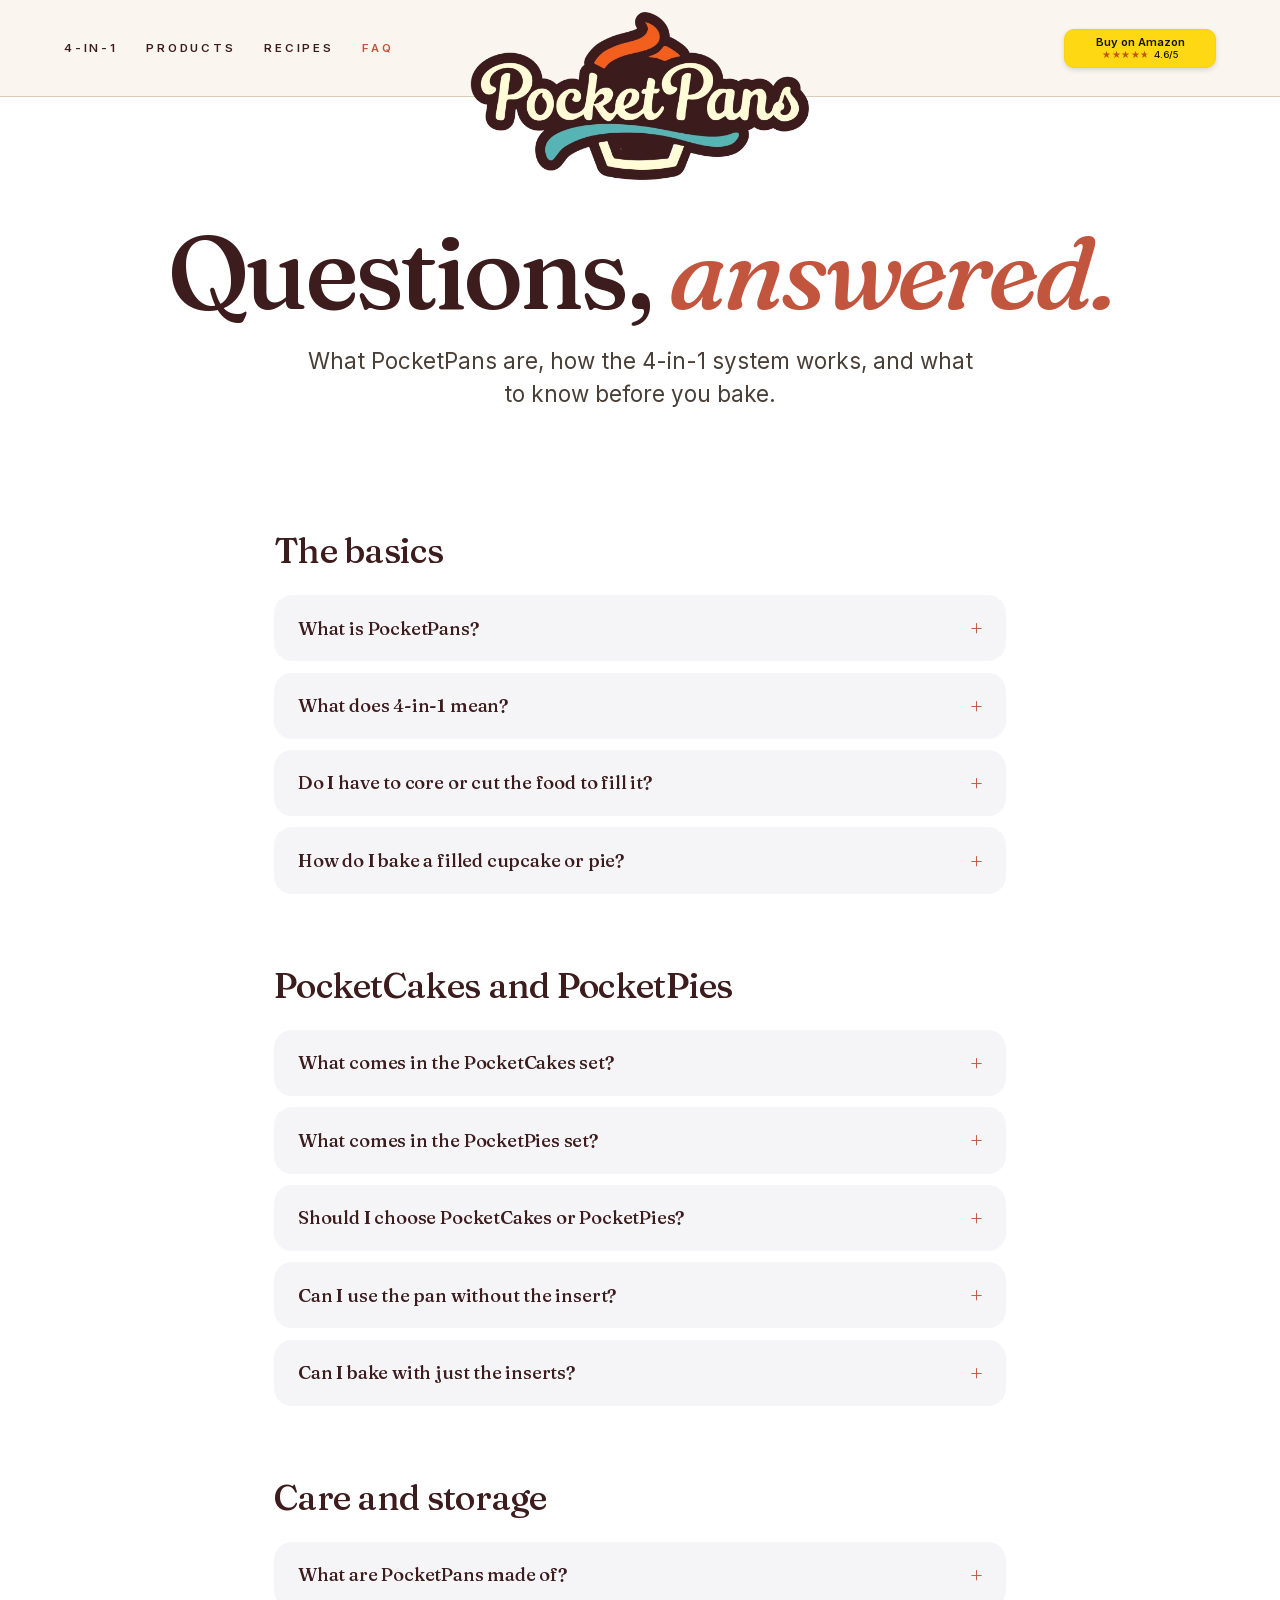
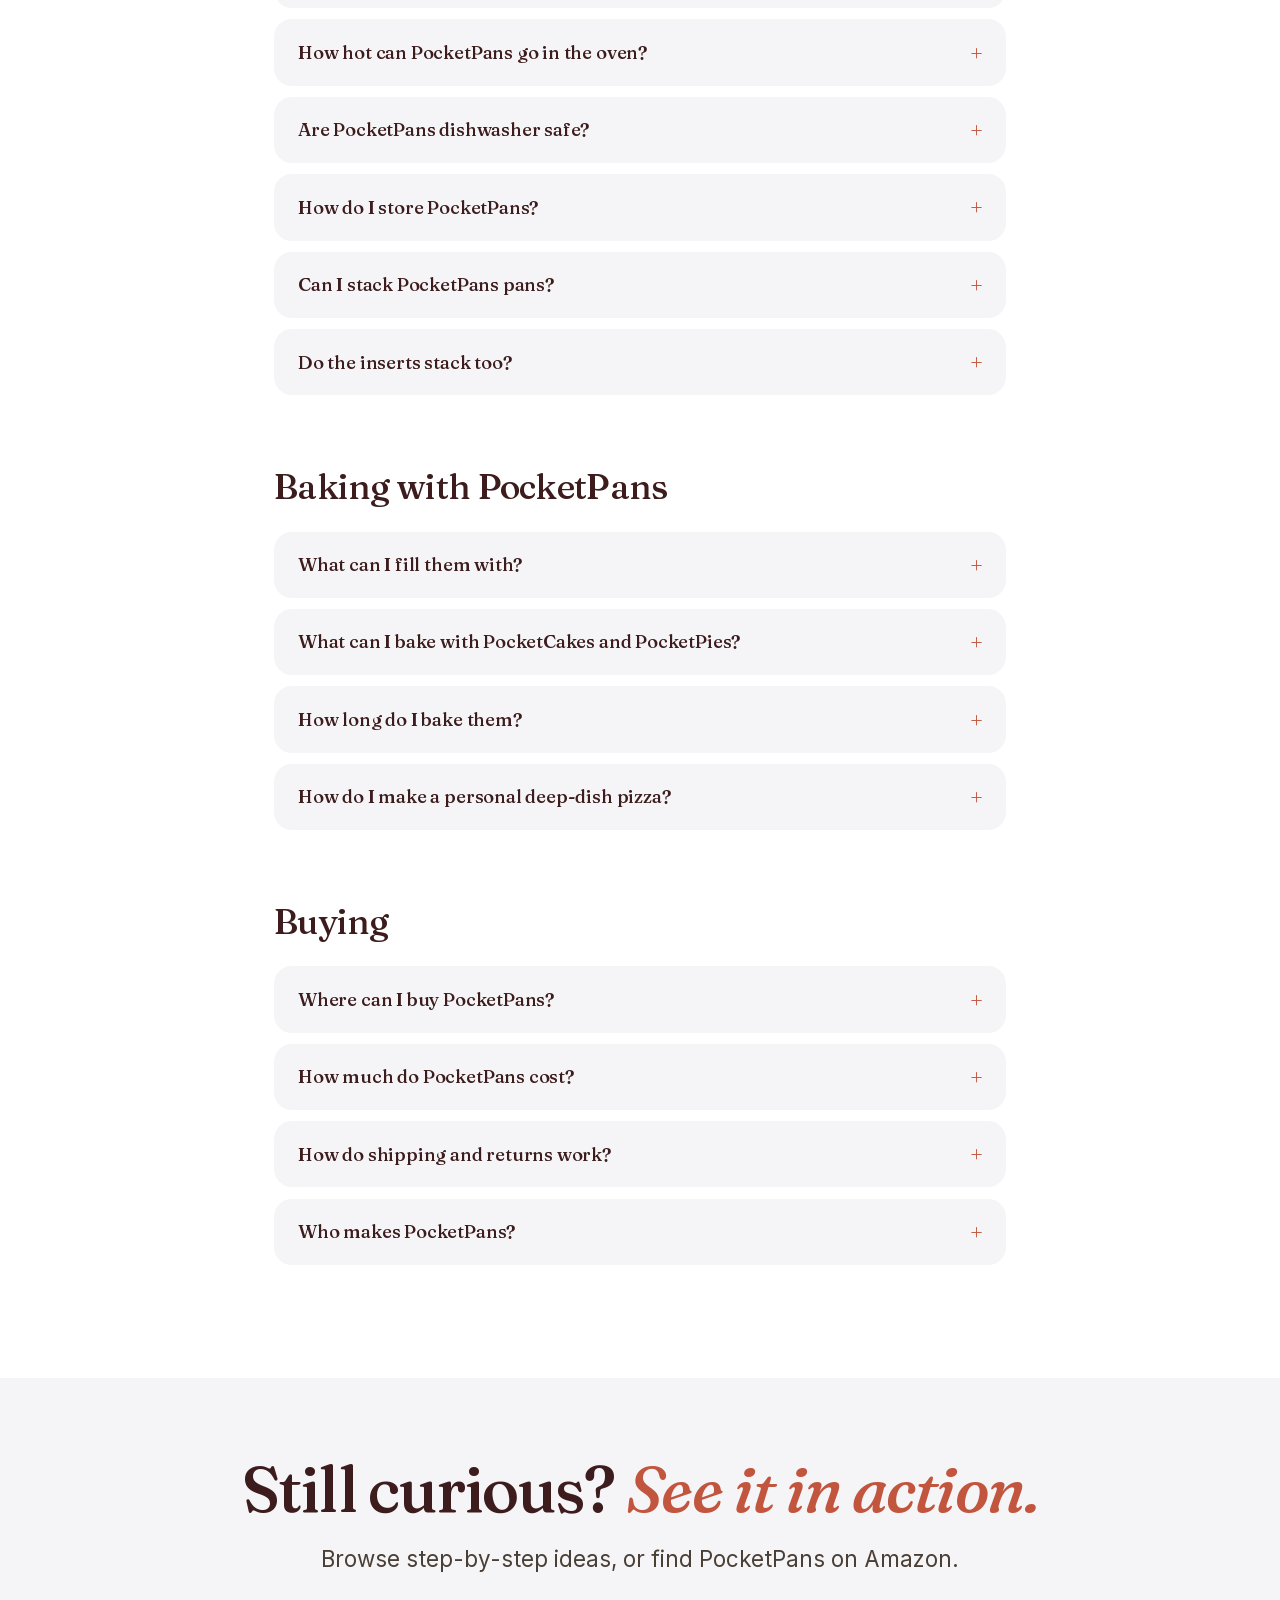
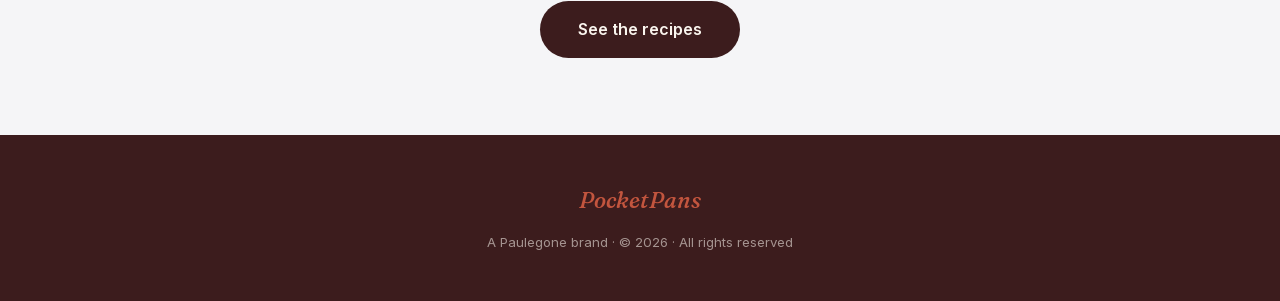
<file: faq.html>
<!DOCTYPE html>
<html lang="en">
<head>
<link rel="icon" type="image/png" href="images/PP_favicon.png">
<link rel="apple-touch-icon" href="images/PP_favicon.png">
<meta charset="UTF-8">
<meta name="viewport" content="width=device-width, initial-scale=1.0">
<title>PocketPans FAQ — Fillable Silicone Cupcake &amp; Pizza Pans, Answered</title>
<meta name="description" content="Answers about PocketPans fillable silicone bakeware: what 4-in-1 means, PocketCakes vs PocketPies, what is included, heat and dishwasher safety, what to bake, and where to buy.">
<meta name="robots" content="index, follow, max-image-preview:large">
<link rel="canonical" href="https://pocketpans.com/faq.html">
<meta property="og:title" content="PocketPans FAQ">
<meta property="og:description" content="Everything about PocketPans fillable silicone bakeware, answered.">
<meta property="og:url" content="https://pocketpans.com/faq.html">
<meta property="og:image" content="https://pocketpans.com/images/hero-cupcake.png">
<meta property="og:type" content="website">
<script type="application/ld+json">
{
  "@context": "https://schema.org",
  "@type": "FAQPage",
  "@id": "https://pocketpans.com/faq.html#faq",
  "url": "https://pocketpans.com/faq.html",
  "name": "PocketPans FAQ",
  "mainEntity": [
    {
      "@type": "Question",
      "name": "What is PocketPans?",
      "acceptedAnswer": {
        "@type": "Answer",
        "text": "PocketPans is a fillable silicone bakeware system made of pans and matching inserts. The insert molds a pocket into the batter or dough while it bakes, so you can fill cupcakes, mini pizzas and pies without coring or cutting them. There are two sets: PocketCakes for cupcakes and muffins, and PocketPies for personal pizzas, pot pies and hand pies."
      }
    },
    {
      "@type": "Question",
      "name": "What does 4-in-1 mean?",
      "acceptedAnswer": {
        "@type": "Answer",
        "text": "PocketPans bakeware can be used four ways: the pan on its own, the insert on its own to make mini bakes, the pan and insert together to bake a ready-made pocket, or the pan and insert together to bake two flavors in one bake, with one batter in the pan and a second in the insert's space."
      }
    },
    {
      "@type": "Question",
      "name": "Do I have to core or cut the food to fill it?",
      "acceptedAnswer": {
        "@type": "Answer",
        "text": "No. When you bake with the pan and insert together, the insert forms the pocket as the food bakes. After baking you lift the insert out and fill the pocket with cream, jam, sauce, cheese or any other filling."
      }
    },
    {
      "@type": "Question",
      "name": "How do I bake a filled cupcake or pie?",
      "acceptedAnswer": {
        "@type": "Answer",
        "text": "Fill each cavity with batter, dough or pie crust. Press the silicone insert in and snap it to the pan, with the handle staying above the surface. Bake, then lift the insert out, ideally while the food is still warm, to reveal the pocket. Fill it and serve. Each recipe on the recipes page follows the same place, insert, bake pattern."
      }
    },
    {
      "@type": "Question",
      "name": "What comes in the PocketCakes set?",
      "acceptedAnswer": {
        "@type": "Answer",
        "text": "The PocketCakes set includes three silicone pans with four cavities each, which makes twelve cupcakes or muffins per batch, plus twelve matching inserts. It is the standard-size set."
      }
    },
    {
      "@type": "Question",
      "name": "What comes in the PocketPies set?",
      "acceptedAnswer": {
        "@type": "Answer",
        "text": "The PocketPies set includes three silicone pans with three larger cavities each, which makes nine personal bakes per batch, plus nine matching inserts. It is the personal-size set."
      }
    },
    {
      "@type": "Question",
      "name": "Should I choose PocketCakes or PocketPies?",
      "acceptedAnswer": {
        "@type": "Answer",
        "text": "Choose PocketCakes for standard cupcakes, muffins and mini desserts such as cheesecakes, egg bites, mousse cups and tarts. Choose PocketPies for personal deep-dish pizzas, pot pies, hand pies, quiches, calzones and stuffed bread bowls."
      }
    },
    {
      "@type": "Question",
      "name": "Can I use the pan without the insert?",
      "acceptedAnswer": {
        "@type": "Answer",
        "text": "Yes. The pan works on its own as a flexible silicone mold, and the inserts can also be used by themselves to make mini bakes. Using them together is what creates the fillable pocket."
      }
    },
    {
      "@type": "Question",
      "name": "Can I bake with just the inserts?",
      "acceptedAnswer": {
        "@type": "Answer",
        "text": "Yes. The inserts from either PocketCakes or PocketPies can be used by themselves to make mini bakes. Fill the insert with batter, set it on a baking sheet and bake it as you normally would. The pan is not needed."
      }
    },
    {
      "@type": "Question",
      "name": "What are PocketPans made of?",
      "acceptedAnswer": {
        "@type": "Answer",
        "text": "PocketPans are made of food-grade silicone that is BPA-free and non-stick."
      }
    },
    {
      "@type": "Question",
      "name": "How hot can PocketPans go in the oven?",
      "acceptedAnswer": {
        "@type": "Answer",
        "text": "PocketPans are heat-safe up to 450°F."
      }
    },
    {
      "@type": "Question",
      "name": "Are PocketPans dishwasher safe?",
      "acceptedAnswer": {
        "@type": "Answer",
        "text": "Yes. PocketPans are dishwasher safe. They are also oven safe and freezer safe."
      }
    },
    {
      "@type": "Question",
      "name": "How do I store PocketPans?",
      "acceptedAnswer": {
        "@type": "Answer",
        "text": "The pans nest into each other, so a full set takes up the footprint of a single pan instead of a full 12-cup pan. The inserts also stack on their own, so all 12 PocketCakes inserts or all 9 PocketPies inserts fit in the footprint of one."
      }
    },
    {
      "@type": "Question",
      "name": "Can I stack PocketPans pans?",
      "acceptedAnswer": {
        "@type": "Answer",
        "text": "Yes, for storage. The pans nest into one another to save space. They cannot be stacked while baking, so bake with the pans in a single layer."
      }
    },
    {
      "@type": "Question",
      "name": "Do the inserts stack too?",
      "acceptedAnswer": {
        "@type": "Answer",
        "text": "Yes. The inserts stack on their own, independent of the pans, so 12 PocketCakes inserts or 9 PocketPies inserts take up about the space of one."
      }
    },
    {
      "@type": "Question",
      "name": "What can I fill them with?",
      "acceptedAnswer": {
        "@type": "Answer",
        "text": "Anything that fits a pocket. Sweet fillings include cream, custard, jam, ganache, buttercream, pie filling and peanut butter and jelly. Savory fillings include chili, soup, pot pie filling, pizza sauce and cheese."
      }
    },
    {
      "@type": "Question",
      "name": "What can I bake with PocketCakes and PocketPies?",
      "acceptedAnswer": {
        "@type": "Answer",
        "text": "PocketCakes suit cream-filled cupcakes, jam muffins, mini coffee cakes, mini cheesecakes, egg bites, mousse cups and tarts. PocketPies suit personal deep-dish pizzas, mini chicken pot pies, chili cornbread cups, hand pies, quiches, calzones and bread bowls. See the recipes page for step-by-step ideas."
      }
    },
    {
      "@type": "Question",
      "name": "How long do I bake them?",
      "acceptedAnswer": {
        "@type": "Answer",
        "text": "Use your recipe's usual time and temperature as the starting point, and check that the food is done before you remove it. For pot pies, the recipes pre-bake the crust for 5 to 7 minutes, then remove the insert, fill, top and finish baking."
      }
    },
    {
      "@type": "Question",
      "name": "How do I make a personal deep-dish pizza?",
      "acceptedAnswer": {
        "@type": "Answer",
        "text": "Press pizza dough into the cavity about three-quarters of the way up the sidewall, then press the insert in firmly to form the pocket. Bake until the crust is set and golden, remove the insert while the crust is warm, add sauce, cheese and toppings, and return it to the oven until the cheese melts and the toppings are cooked through."
      }
    },
    {
      "@type": "Question",
      "name": "Where can I buy PocketPans?",
      "acceptedAnswer": {
        "@type": "Answer",
        "text": "PocketPans are sold on Amazon. Both PocketCakes and PocketPies are on the same listing: PocketPans on Amazon."
      }
    },
    {
      "@type": "Question",
      "name": "How much do PocketPans cost?",
      "acceptedAnswer": {
        "@type": "Answer",
        "text": "At launch, PocketCakes is $19.88 and PocketPies is $21.88. Prices can change, so check the Amazon listing for the current price."
      }
    },
    {
      "@type": "Question",
      "name": "How do shipping and returns work?",
      "acceptedAnswer": {
        "@type": "Answer",
        "text": "Orders are placed and fulfilled through Amazon, so Amazon's shipping and return terms for the listing apply."
      }
    },
    {
      "@type": "Question",
      "name": "Who makes PocketPans?",
      "acceptedAnswer": {
        "@type": "Answer",
        "text": "PocketPans is a Paulegone brand."
      }
    }
  ]
}
</script>
<!-- Google tag (gtag.js) -->
<script async src="https://www.googletagmanager.com/gtag/js?id=G-696TPMB8MQ"></script>
 <!-- Meta Pixel Code -->
<script>
!function(f,b,e,v,n,t,s)
{if(f.fbq)return;n=f.fbq=function(){n.callMethod?
n.callMethod.apply(n,arguments):n.queue.push(arguments)};
if(!f._fbq)f._fbq=n;n.push=n;n.loaded=!0;n.version='2.0';
n.queue=[];t=b.createElement(e);t.async=!0;
t.src=v;s=b.getElementsByTagName(e)[0];
s.parentNode.insertBefore(t,s)}(window, document,'script',
'https://connect.facebook.net/en_US/fbevents.js');
fbq('init', '1710565360593624');
fbq('track', 'PageView');
</script>
<noscript><img height="1" width="1" style="display:none"
src="https://www.facebook.com/tr?id=1710565360593624&ev=PageView&noscript=1"
/></noscript>
<!-- End Meta Pixel Code -->
<script>
  window.dataLayer = window.dataLayer || [];
  function gtag(){dataLayer.push(arguments);}
  gtag('js', new Date());
  gtag('config', 'G-696TPMB8MQ');
</script>
<link rel="preload" href="fonts/Fraunces-latin.woff2" as="font" type="font/woff2" crossorigin>
<link rel="preload" href="fonts/Fraunces-Italic-latin.woff2" as="font" type="font/woff2" crossorigin>
<link rel="preload" href="fonts/Inter-latin.woff2" as="font" type="font/woff2" crossorigin>
<link rel="stylesheet" href="styles.css?v=3">
<style>
:root { --white: #fff; --gray-bg: #f5f5f7; }
/* Header: nav left, big logo centered hanging off the bottom edge; shrinks to the text logo on scroll */
:root { --logo-h: 168px; --hang: calc(var(--logo-h) / 2); --hdr: 96px; --hdr-s: 64px; }
@media (max-width: 1000px) { :root { --logo-h: clamp(100px, 24vw, 150px); --hdr: calc(var(--hang) + 42px); } }
html { scroll-padding-top: 80px; }
body { padding-top: var(--hdr); }
header { position: fixed; top: 0; left: 0; right: 0; }
.nav { position: relative; min-height: var(--hdr); transition: min-height .35s ease; }
header.scrolled .nav { min-height: var(--hdr-s); }
.logo { position: absolute; inset: 0; pointer-events: none; z-index: 210; display: block; }
.logo img { position: absolute; left: 50%; pointer-events: auto; width: auto; max-width: none; transition: opacity .3s ease, transform .35s ease; }
.logo-full { bottom: 0; height: var(--logo-h); transform: translate(-50%, 50%); }
.logo-text { top: 50%; height: 40px; opacity: 0; transform: translate(-50%, -50%) scale(.85); pointer-events: none !important; }
header.scrolled .logo-full { opacity: 0; transform: translate(-50%, 50%) scale(.4); pointer-events: none; }
header.scrolled .logo-text { opacity: 1; transform: translate(-50%, -50%); pointer-events: auto !important; }
.nav-cta { background: var(--terracotta); color: #fff; font-style: normal; font-weight: 600; letter-spacing: .02em; }
.nav-cta:hover { background: var(--terracotta-deep); color: #fff; }
@media (max-width: 1000px) {
  .nav { display: flex; justify-content: space-between; align-items: flex-start; padding: .8rem 4% 0; }
  .nav-links { width: auto; flex-wrap: nowrap; gap: .8rem; justify-content: flex-start; }
  .nav-cta { justify-self: auto; }
  header.scrolled .nav { display: grid; grid-template-columns: 1fr auto; grid-template-areas: "logo cta" "links links"; row-gap: .5rem; align-items: center; padding: .6rem 4% .6rem; min-height: 0; }
  header.scrolled .nav-cta { grid-area: cta; }
  header.scrolled .nav-links { grid-area: links; width: 100%; justify-content: center; }
  .logo-text { height: 28px; }
  header.scrolled .logo-text { left: 4%; top: .6rem; transform: none; }
}
/* Amazon-style buy buttons (colors only; no Amazon logo) */
a[href*="amazon.com/dp"] { background: #FFD814; color: #0F1111; border: 1px solid #FCD200; border-radius: 10px; font-family: 'Inter', sans-serif; font-style: normal; font-weight: 500; letter-spacing: 0; box-shadow: 0 2px 5px rgba(15,17,17,.15); }
a[href*="amazon.com/dp"]:hover { background: #F7CA00; color: #0F1111; border-color: #F2C200; transform: none; }
/* Buy button with rating: same button size, smaller text, two lines */
a.amz { display: inline-flex; flex-direction: column; align-items: center; justify-content: center; gap: .12rem; line-height: 1.1; padding-top: 0; padding-bottom: 0; }
a.amz .amz-t { font-size: .78em; font-weight: 600; }
a.amz .amz-r { font-size: .66em; font-weight: 500; display: inline-flex; align-items: center; gap: .4em; }
.amz-stars { letter-spacing: .06em; background: linear-gradient(90deg, #C45500 92%, rgba(15,17,17,.28) 92%); -webkit-background-clip: text; background-clip: text; -webkit-text-fill-color: transparent; }
.nav-cta.amz { height: 39px; min-width: 9.5rem; }
.btn.amz { height: 59px; min-width: 12.2rem; }
@media (max-width: 767px) { .nav-cta.amz { height: 30px; min-width: 7.2rem; } .nav-cta.amz .amz-t { font-size: .8em; } .nav-cta.amz .amz-r { font-size: .72em; } }
.h2 { font-family: 'Fraunces', Georgia, serif; font-weight: 500; letter-spacing: -0.03em; line-height: 1.05; font-size: clamp(2.1rem, 5vw, 4rem); }
.h2 em, .display em { font-style: italic; color: var(--terracotta); font-weight: 500; }
.sub { font-size: clamp(1.05rem, 1.8vw, 1.4rem); color: var(--ink-soft); max-width: 680px; margin: 1.2rem auto 0; line-height: 1.5; }
body { background: var(--white); overflow-x: hidden; -webkit-font-smoothing: antialiased; }
.faq-hero { padding: calc(var(--hang) + 2.5rem) 5% clamp(2rem, 4vw, 3rem); text-align: center; background: var(--white); }
.faq-hero .display { font-family: 'Fraunces', Georgia, serif; font-weight: 500; letter-spacing: -0.035em; line-height: 1.02; font-size: clamp(2.8rem, 8vw, 6.5rem); }
.faq-hero .sub { margin-top: 1.2rem; }
.faq { max-width: 860px; margin: 0 auto; padding: 0 5% clamp(4rem, 8vw, 7rem); }
.faq-group { margin-top: clamp(2.5rem, 5vw, 4rem); }
.faq-group h2 { font-family: 'Fraunces', serif; font-weight: 500; font-size: clamp(1.6rem, 3vw, 2.2rem); letter-spacing: -0.02em; margin-bottom: 1rem; }
.faq details { background: var(--gray-bg); border-radius: 18px; margin-bottom: .7rem; }
.faq summary { list-style: none; cursor: pointer; padding: 1.15rem 3.2rem 1.15rem 1.5rem; font-family: 'Fraunces', serif; font-weight: 500; font-size: 1.15rem; letter-spacing: -0.01em; position: relative; }
.faq summary::-webkit-details-marker { display: none; }
.faq summary::after { content: '+'; position: absolute; right: 1.4rem; top: 50%; transform: translateY(-50%); font-size: 1.6rem; font-weight: 300; color: var(--terracotta); transition: transform .25s; }
.faq details[open] summary::after { transform: translateY(-50%) rotate(45deg); }
.faq summary:focus-visible { outline: 2px solid var(--terracotta); outline-offset: 2px; border-radius: 18px; }
.faq .answer { padding: 0 1.5rem 1.4rem; color: var(--ink-soft); line-height: 1.6; }
.faq .answer a { color: var(--terracotta); }
.faq-cta { background: var(--gray-bg); text-align: center; padding: clamp(3rem, 6vw, 5rem) 5%; }
.faq-cta .btn { display: inline-flex; padding: 1rem 2.4rem; border-radius: 999px; font-weight: 600; text-decoration: none; margin-top: 1.6rem; }
</style>
</head>
<body>

<header>
  <div class="nav">
    <a class="logo" href="index.html" aria-label="PocketPans home"><img class="logo-full" src="images_web/PocketPans_Logo.webp" alt="PocketPans"><img class="logo-text" src="images_web/PocketPans_Logo_Text.webp" alt="" aria-hidden="true"></a>
    <div class="nav-links">
      <a href="index.html#how">4-in-1</a>
      <a href="index.html#shop">Products</a>
      <a href="recipes.html">Recipes</a>
      <a href="faq.html" class="active">FAQ</a>
    </div>
    <a class="nav-cta amz" href="https://www.amazon.com/dp/B0GPR6FM7M?maas=maas_adg_4F377C063B34EE9C27E82B6C053E6EB6_afap_abs&ref_=aa_maas&tag=maas" target="_blank" rel="noopener" aria-label="Buy on Amazon, rated 4.6 out of 5 stars from 23 reviews"><span class="amz-t">Buy on Amazon</span><span class="amz-r"><span class="amz-stars" aria-hidden="true">★★★★★</span>4.6/5</span></a>
  </div>
</header>
<main>
<section class="faq-hero">
  <h1 class="display">Questions, <em>answered.</em></h1>
  <p class="sub">What PocketPans are, how the 4-in-1 system works, and what to know before you bake.</p>
</section>

<div class="faq">
  <section class="faq-group">
    <h2>The basics</h2>
    <details>
      <summary>What is PocketPans?</summary>
      <div class="answer"><p>PocketPans is a fillable silicone bakeware system made of pans and matching inserts. The insert molds a pocket into the batter or dough while it bakes, so you can fill cupcakes, mini pizzas and pies without coring or cutting them. There are two sets: PocketCakes for cupcakes and muffins, and PocketPies for personal pizzas, pot pies and hand pies.</p></div>
    </details>
    <details>
      <summary>What does 4-in-1 mean?</summary>
      <div class="answer"><p>PocketPans bakeware can be used four ways: the pan on its own, the insert on its own to make mini bakes, the pan and insert together to bake a ready-made pocket, or the pan and insert together to bake two flavors in one bake, with one batter in the pan and a second in the insert's space.</p></div>
    </details>
    <details>
      <summary>Do I have to core or cut the food to fill it?</summary>
      <div class="answer"><p>No. When you bake with the pan and insert together, the insert forms the pocket as the food bakes. After baking you lift the insert out and fill the pocket with cream, jam, sauce, cheese or any other filling.</p></div>
    </details>
    <details>
      <summary>How do I bake a filled cupcake or pie?</summary>
      <div class="answer"><p>Fill each cavity with batter, dough or pie crust. Press the silicone insert in and snap it to the pan, with the handle staying above the surface. Bake, then lift the insert out, ideally while the food is still warm, to reveal the pocket. Fill it and serve. Each recipe on the <a href="recipes.html">recipes page</a> follows the same place, insert, bake pattern.</p></div>
    </details>
  </section>
  <section class="faq-group">
    <h2>PocketCakes and PocketPies</h2>
    <details>
      <summary>What comes in the PocketCakes set?</summary>
      <div class="answer"><p>The PocketCakes set includes three silicone pans with four cavities each, which makes twelve cupcakes or muffins per batch, plus twelve matching inserts. It is the standard-size set.</p></div>
    </details>
    <details>
      <summary>What comes in the PocketPies set?</summary>
      <div class="answer"><p>The PocketPies set includes three silicone pans with three larger cavities each, which makes nine personal bakes per batch, plus nine matching inserts. It is the personal-size set.</p></div>
    </details>
    <details>
      <summary>Should I choose PocketCakes or PocketPies?</summary>
      <div class="answer"><p>Choose PocketCakes for standard cupcakes, muffins and mini desserts such as cheesecakes, egg bites, mousse cups and tarts. Choose PocketPies for personal deep-dish pizzas, pot pies, hand pies, quiches, calzones and stuffed bread bowls.</p></div>
    </details>
    <details>
      <summary>Can I use the pan without the insert?</summary>
      <div class="answer"><p>Yes. The pan works on its own as a flexible silicone mold, and the inserts can also be used by themselves to make mini bakes. Using them together is what creates the fillable pocket.</p></div>
    </details>
    <details>
      <summary>Can I bake with just the inserts?</summary>
      <div class="answer"><p>Yes. The inserts from either PocketCakes or PocketPies can be used by themselves to make mini bakes. Fill the insert with batter, set it on a baking sheet and bake it as you normally would. The pan is not needed.</p></div>
    </details>
  </section>
  <section class="faq-group" id="care">
    <h2>Care and storage</h2>
    <details>
      <summary>What are PocketPans made of?</summary>
      <div class="answer"><p>PocketPans are made of food-grade silicone that is BPA-free and non-stick.</p></div>
    </details>
    <details>
      <summary>How hot can PocketPans go in the oven?</summary>
      <div class="answer"><p>PocketPans are heat-safe up to 450°F.</p></div>
    </details>
    <details>
      <summary>Are PocketPans dishwasher safe?</summary>
      <div class="answer"><p>Yes. PocketPans are dishwasher safe. They are also oven safe and freezer safe.</p></div>
    </details>
    <details>
      <summary>How do I store PocketPans?</summary>
      <div class="answer"><p>The pans nest into each other, so a full set takes up the footprint of a single pan instead of a full 12-cup pan. The inserts also stack on their own, so all 12 PocketCakes inserts or all 9 PocketPies inserts fit in the footprint of one.</p></div>
    </details>
    <details>
      <summary>Can I stack PocketPans pans?</summary>
      <div class="answer"><p>Yes, for storage. The pans nest into one another to save space. They cannot be stacked while baking, so bake with the pans in a single layer.</p></div>
    </details>
    <details>
      <summary>Do the inserts stack too?</summary>
      <div class="answer"><p>Yes. The inserts stack on their own, independent of the pans, so 12 PocketCakes inserts or 9 PocketPies inserts take up about the space of one.</p></div>
    </details>
  </section>
  <section class="faq-group">
    <h2>Baking with PocketPans</h2>
    <details>
      <summary>What can I fill them with?</summary>
      <div class="answer"><p>Anything that fits a pocket. Sweet fillings include cream, custard, jam, ganache, buttercream, pie filling and peanut butter and jelly. Savory fillings include chili, soup, pot pie filling, pizza sauce and cheese.</p></div>
    </details>
    <details>
      <summary>What can I bake with PocketCakes and PocketPies?</summary>
      <div class="answer"><p>PocketCakes suit cream-filled cupcakes, jam muffins, mini coffee cakes, mini cheesecakes, egg bites, mousse cups and tarts. PocketPies suit personal deep-dish pizzas, mini chicken pot pies, chili cornbread cups, hand pies, quiches, calzones and bread bowls. See the <a href="recipes.html">recipes page</a> for step-by-step ideas.</p></div>
    </details>
    <details>
      <summary>How long do I bake them?</summary>
      <div class="answer"><p>Use your recipe's usual time and temperature as the starting point, and check that the food is done before you remove it. For pot pies, the recipes pre-bake the crust for 5 to 7 minutes, then remove the insert, fill, top and finish baking.</p></div>
    </details>
    <details>
      <summary>How do I make a personal deep-dish pizza?</summary>
      <div class="answer"><p>Press pizza dough into the cavity about three-quarters of the way up the sidewall, then press the insert in firmly to form the pocket. Bake until the crust is set and golden, remove the insert while the crust is warm, add sauce, cheese and toppings, and return it to the oven until the cheese melts and the toppings are cooked through.</p></div>
    </details>
  </section>
  <section class="faq-group">
    <h2>Buying</h2>
    <details>
      <summary>Where can I buy PocketPans?</summary>
      <div class="answer"><p>PocketPans are sold on Amazon. Both PocketCakes and PocketPies are on the same listing: <a href="https://www.amazon.com/dp/B0GPR6FM7M?maas=maas_adg_4F377C063B34EE9C27E82B6C053E6EB6_afap_abs&ref_=aa_maas&tag=maas" target="_blank" rel="noopener">PocketPans on Amazon</a>.</p></div>
    </details>
    <details>
      <summary>How much do PocketPans cost?</summary>
      <div class="answer"><p>At launch, PocketCakes is $19.88 and PocketPies is $21.88. Prices can change, so check the Amazon listing for the current price.</p></div>
    </details>
    <details>
      <summary>How do shipping and returns work?</summary>
      <div class="answer"><p>Orders are placed and fulfilled through Amazon, so Amazon's shipping and return terms for the listing apply.</p></div>
    </details>
    <details>
      <summary>Who makes PocketPans?</summary>
      <div class="answer"><p>PocketPans is a Paulegone brand.</p></div>
    </details>
  </section>
</div>

<section class="faq-cta">
  <h2 class="h2">Still curious? <em>See it in action.</em></h2>
  <p class="sub">Browse step-by-step ideas, or find PocketPans on Amazon.</p>
  <a class="btn" href="recipes.html" style="background:var(--ink);color:var(--cream)">See the recipes</a>
</section>
</main>

<footer>
  <div class="fi">
    <div class="fb">PocketPans</div>
    <div class="fm">A Paulegone brand · © 2026 · All rights reserved</div>
  </div>
</footer>

<script>
(function () {
  var h = document.querySelector('header');
  function f() { h.classList.toggle('scrolled', window.scrollY > 30); }
  window.addEventListener('scroll', f, { passive: true }); f();
})();
</script>
</body>
</html>
</file>
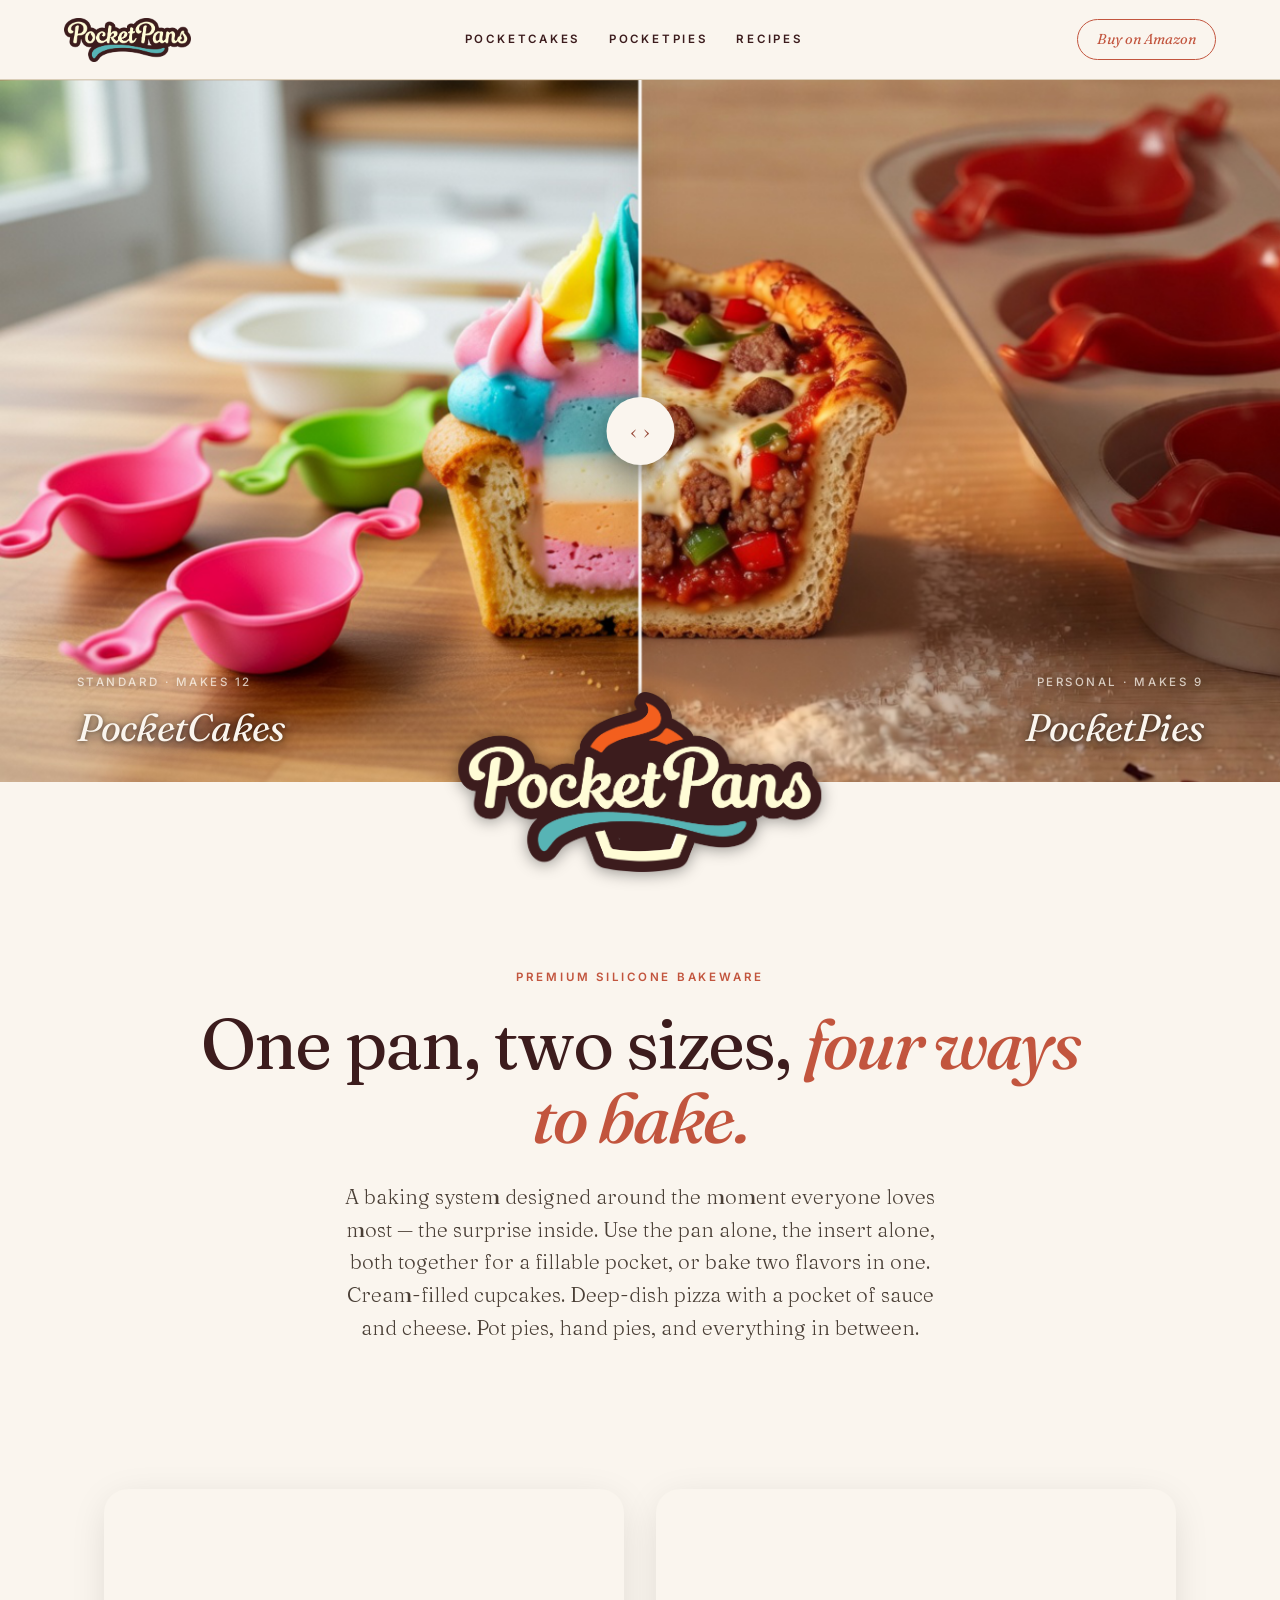
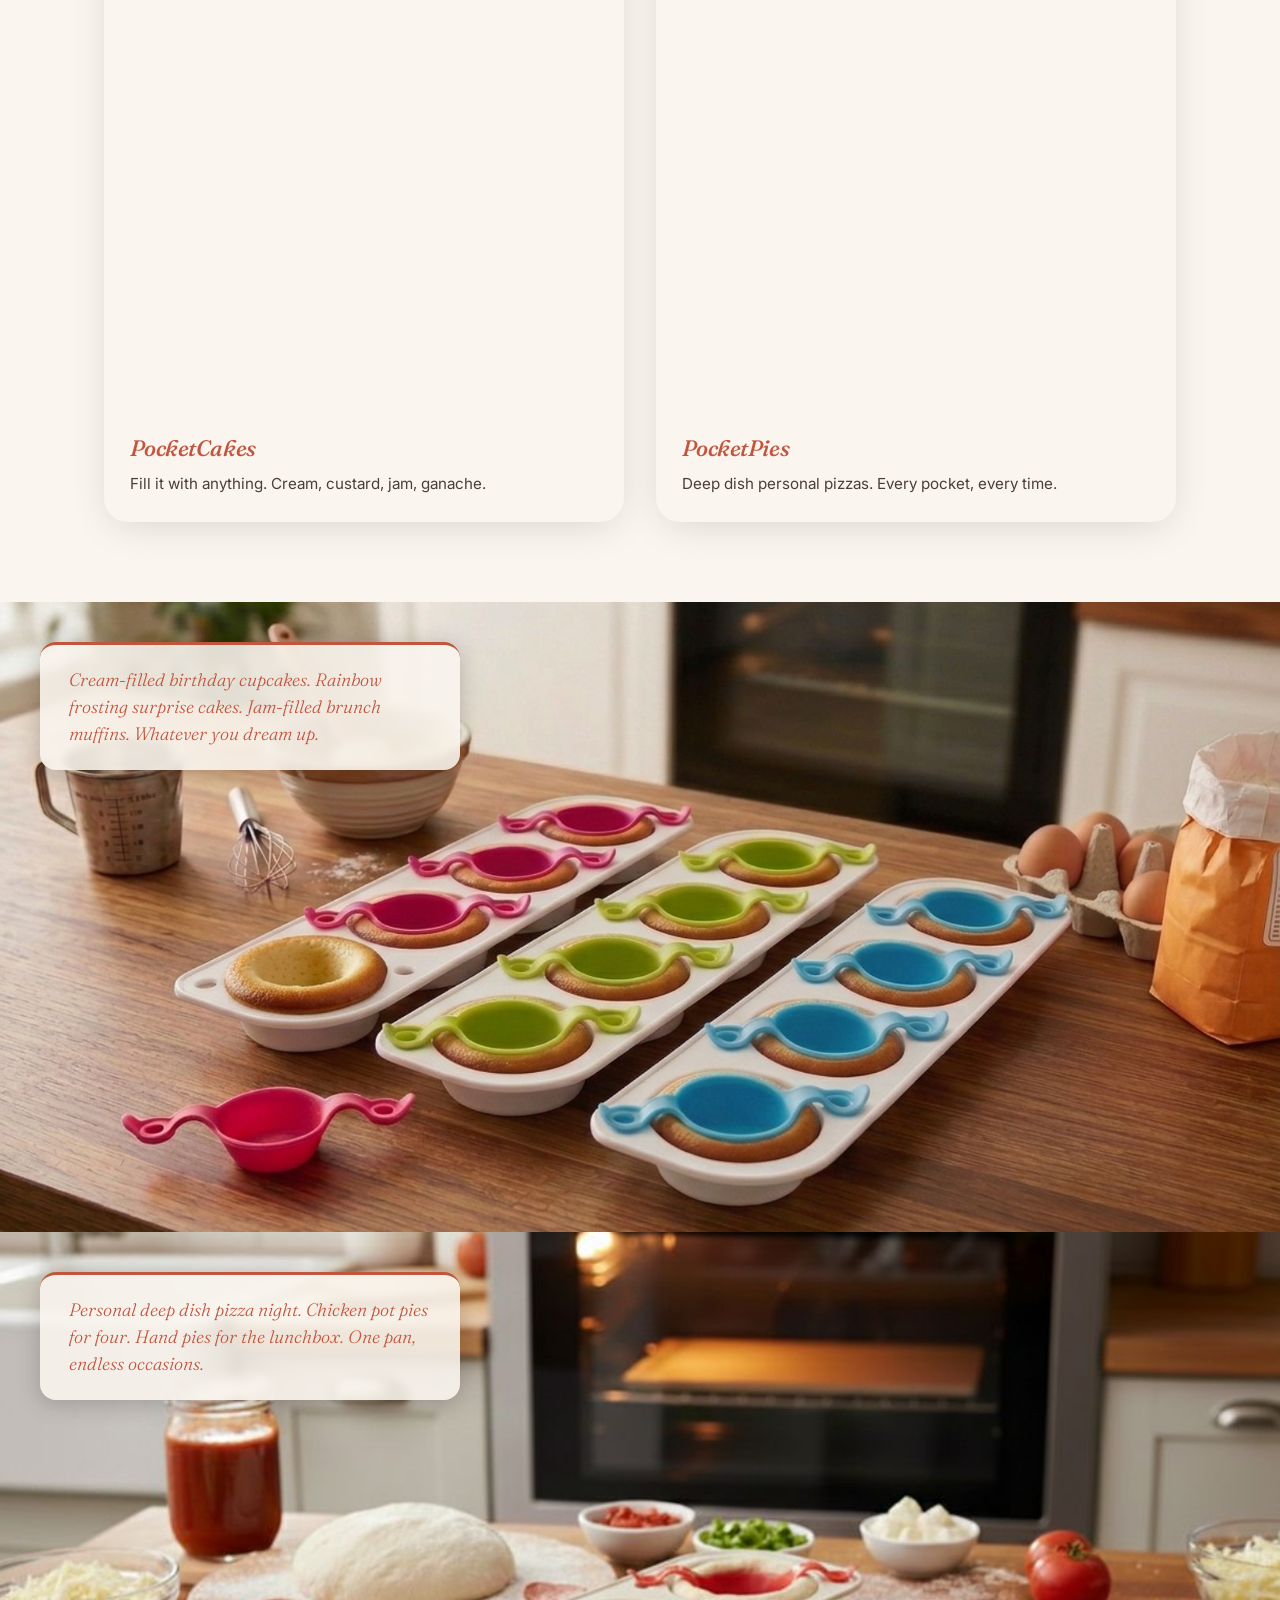
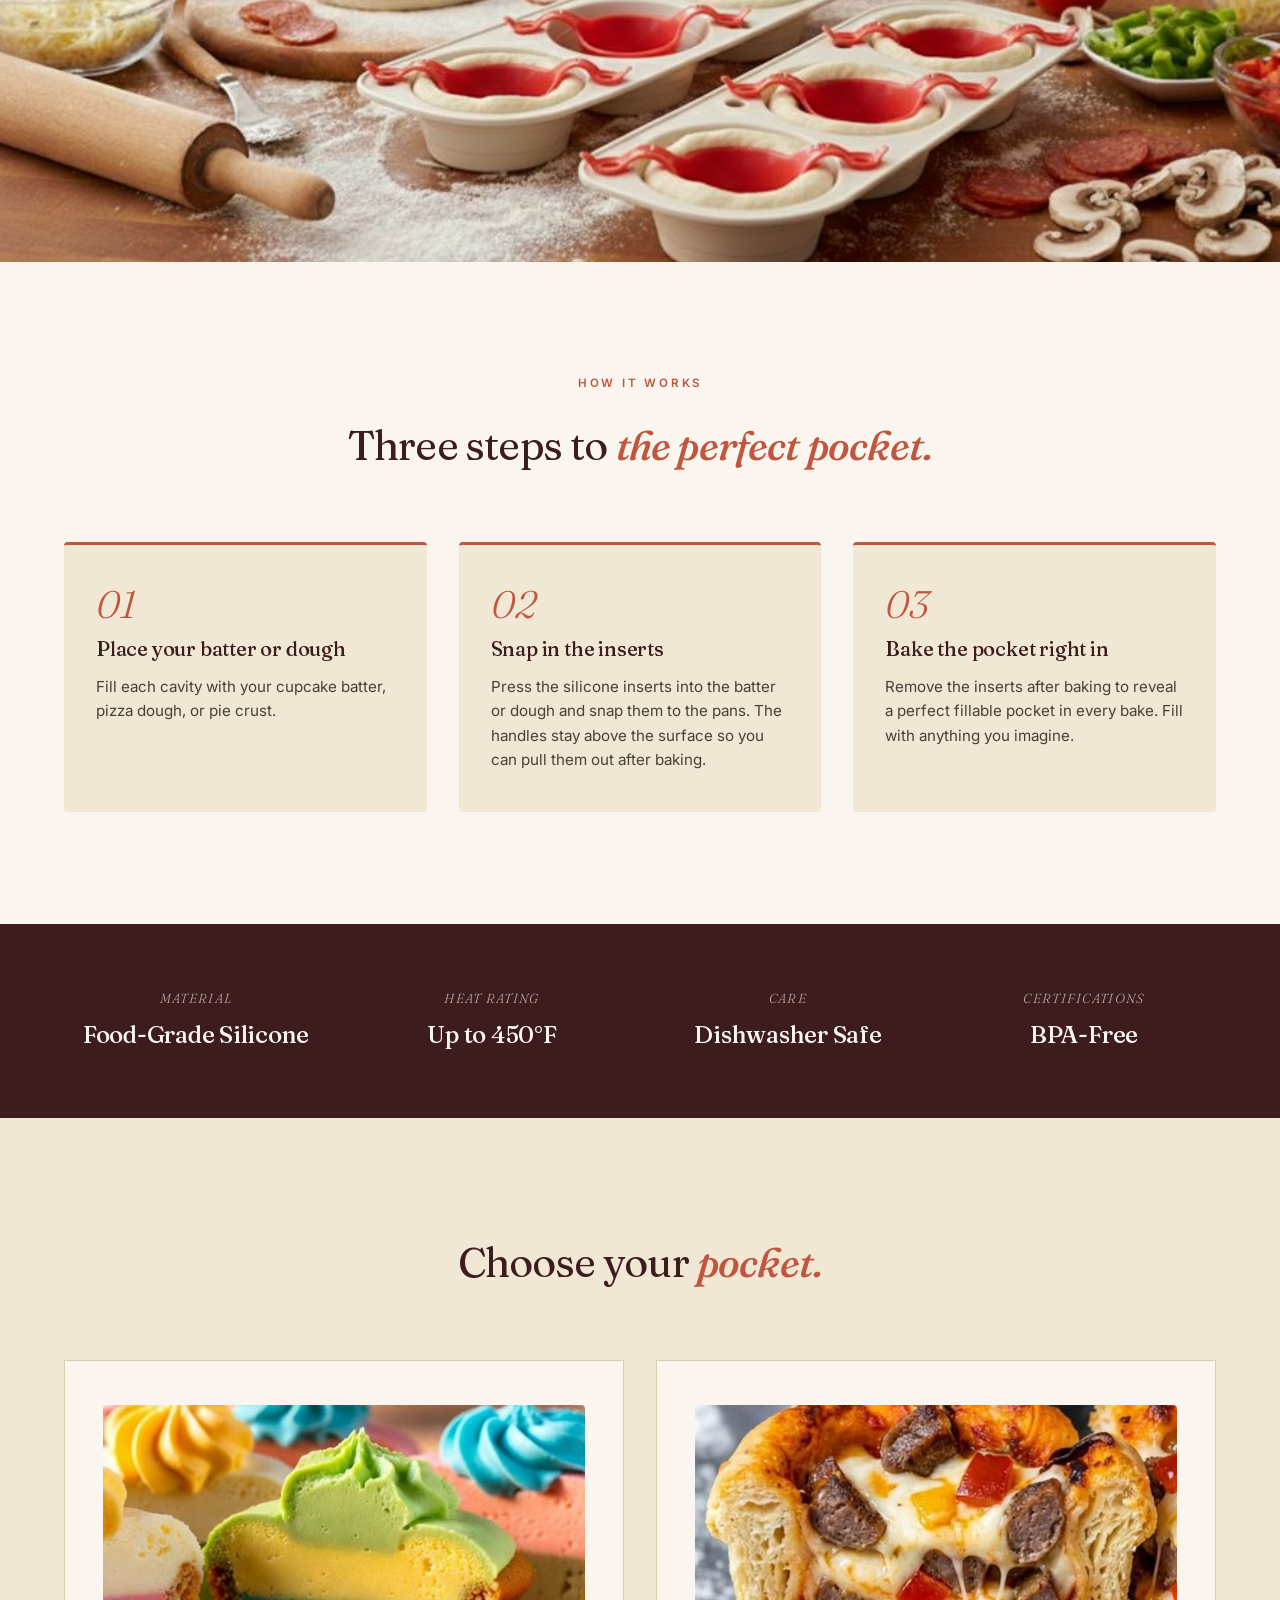
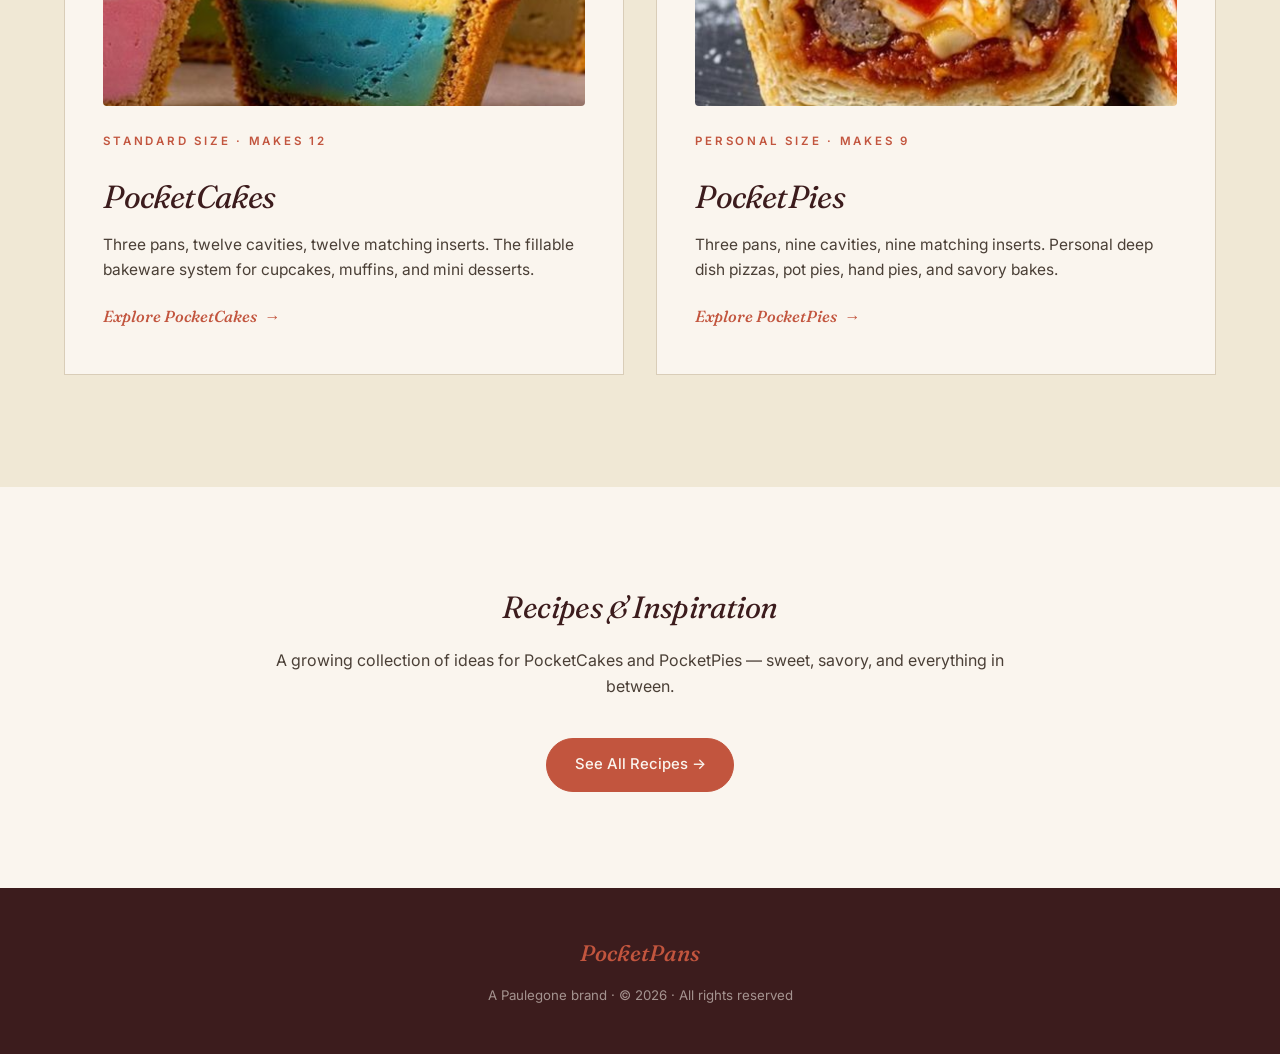
<file: index_parked.html>
<!DOCTYPE html>
<html lang="en">
<head>
<link rel="icon" type="image/png" href="images/PP_favicon.png">
<link rel="apple-touch-icon" href="images/PP_favicon.png">
<meta charset="UTF-8">
<meta name="viewport" content="width=device-width, initial-scale=1.0">
<title>PocketPans 4-in-1 Fillable Silicone Bakeware — Cupcakes, Minis & Personal Pizzas</title>
<meta name="description" content="Bake the pocket in — no coring. PocketCakes and PocketPies: pan alone, pan + insert, inserts alone, or two flavors in one bake. BPA-free silicone to 450°F. Shop on Amazon via pocketpans.com.">
<meta name="p:domain_verify" content="4ee38dcfb3308c3a4e883794a0fc78fc"/>
<meta name="google-site-verification" content="NeDxSFClnJtV1CZE4KnyYpTGVmzie3NK1NXemz9PHA8" />
<meta property="og:title" content="PocketPans — 4-in-1 Fillable Bakeware" />
<meta property="og:description" content="Bake the pocket in. Cupcakes, minis, personal pizzas & pot pies." />
<meta property="og:url" content="https://pocketpans.com/" />
<meta property="og:image" content="https://pocketpans.com/images/hero-cupcake.png" />
<meta property="og:type" content="website" />
<link rel="canonical" href="https://pocketpans.com/" />
<script type="application/ld+json">
{
  "@context": "https://schema.org",
  "@graph": [
    {
      "@type": "Organization",
      "@id": "https://pocketpans.com/#org",
      "name": "PocketPans",
      "url": "https://pocketpans.com",
      "logo": "https://pocketpans.com/images/PocketPans_Logo.png"
    },
    {
      "@type": "Product",
      "name": "PocketPans PocketCakes 4-in-1 Fillable Silicone Cupcake Pan Set",
      "image": ["https://pocketpans.com/images/hero-cupcake.png"],
      "description": "4-in-1 silicone cupcake pan set that bakes a fillable pocket in. Makes 12. BPA-free, oven-safe to 450°F.",
      "brand": {"@type": "Brand", "name": "PocketPans"},
      "sku": "PP-PC-01",
      "mpn": "PP-PC-01",
      "offers": {
        "@type": "Offer",
        "url": "https://pocketpans.com/#cupcake-section",
        "priceCurrency": "USD",
        "price": "19.88",
        "availability": "https://schema.org/InStock",
        "itemCondition": "https://schema.org/NewCondition",
        "shippingDetails": {
          "@type": "OfferShippingDetails",
          "shippingRate": {"@type": "MonetaryAmount", "value": "0", "currency": "USD"},
          "shippingDestination": {"@type": "DefinedRegion", "addressCountry": "US"},
          "deliveryTime": {
            "@type": "ShippingDeliveryTime",
            "handlingTime": {"@type": "QuantitativeValue", "minValue": 0, "maxValue": 1, "unitCode": "DAY"},
            "transitTime": {"@type": "QuantitativeValue", "minValue": 3, "maxValue": 5, "unitCode": "DAY"}
          }
        },
        "hasMerchantReturnPolicy": {
          "@type": "MerchantReturnPolicy",
          "applicableCountry": "US",
          "returnPolicyCategory": "https://schema.org/MerchantReturnFiniteReturnWindow",
          "merchantReturnDays": 30,
          "returnMethod": "https://schema.org/ReturnByMail"
        }
      }
    },
    {
      "@type": "Product",
      "name": "PocketPans PocketPies 4-in-1 Fillable Silicone Personal Pizza & Pot Pie Pan Set",
      "image": ["https://pocketpans.com/images/hero-pizza.png"],
      "description": "4-in-1 silicone pan set for personal pizzas, pot pies, and hand pies. Makes 9. BPA-free, oven-safe to 450°F.",
      "brand": {"@type": "Brand", "name": "PocketPans"},
      "sku": "PP-PP-01",
      "mpn": "PP-PP-01",
      "offers": {
        "@type": "Offer",
        "url": "https://pocketpans.com/#pizza-section",
        "priceCurrency": "USD",
        "price": "21.88",
        "availability": "https://schema.org/InStock",
        "itemCondition": "https://schema.org/NewCondition",
        "shippingDetails": {
          "@type": "OfferShippingDetails",
          "shippingRate": {"@type": "MonetaryAmount", "value": "0", "currency": "USD"},
          "shippingDestination": {"@type": "DefinedRegion", "addressCountry": "US"},
          "deliveryTime": {
            "@type": "ShippingDeliveryTime",
            "handlingTime": {"@type": "QuantitativeValue", "minValue": 0, "maxValue": 1, "unitCode": "DAY"},
            "transitTime": {"@type": "QuantitativeValue", "minValue": 3, "maxValue": 5, "unitCode": "DAY"}
          }
        },
        "hasMerchantReturnPolicy": {
          "@type": "MerchantReturnPolicy",
          "applicableCountry": "US",
          "returnPolicyCategory": "https://schema.org/MerchantReturnFiniteReturnWindow",
          "merchantReturnDays": 30,
          "returnMethod": "https://schema.org/ReturnByMail"
        }
      }
    }
  ]
}
</script>
<!-- Google tag (gtag.js) -->
<script async src="https://www.googletagmanager.com/gtag/js?id=G-696TPMB8MQ"></script>
<script>
  window.dataLayer = window.dataLayer || [];
  function gtag(){dataLayer.push(arguments);}
  gtag('js', new Date());

  gtag('config', 'G-696TPMB8MQ');
</script>
<link rel="preconnect" href="https://fonts.googleapis.com">
<link rel="preconnect" href="https://fonts.gstatic.com" crossorigin>
<link href="https://fonts.googleapis.com/css2?family=Fraunces:opsz,ital,wght@9..144,0,300;9..144,0,400;9..144,0,500;9..144,0,700;9..144,1,300;9..144,1,400;9..144,1,500;9..144,1,700&family=Inter:wght@400;500;600&display=swap" rel="stylesheet">
<link rel="stylesheet" href="styles.css">
<style>
:root {
  --slider-dur: 1.2s;
  --fade-dur: 0.5s;
  --ease-slider: cubic-bezier(0.7, 0, 0.3, 1);
}
body { overflow-x: hidden; }

/* ─── HERO ─── */
.hero {
  position: relative;
  height: 78vh; min-height: 520px; max-height: 800px;
  overflow: hidden; background: var(--ink);
  cursor: default;
  user-select: none; -webkit-user-select: none;
}
.hero-layer {
  position: absolute; top: 0; left: 0;
  width: 100%; height: 100%;
  overflow: hidden;
  pointer-events: none;
}
.hero-layer img,
.hero-layer .ph {
  position: absolute; top: 0; left: 0;
  width: 100%; height: 100%;
  object-fit: cover;
}
.hero-underline {
  position: absolute;
  bottom: .6rem;
  width: 168px;
  height: 4px;
  background: var(--cream);
  border-radius: 2px;
  z-index: 30;
  pointer-events: none;
  box-shadow: 0 2px 8px rgba(0,0,0,0.4);
  transform: translateZ(0);
}
.hero-underline.anim {
  transition: left 0.95s cubic-bezier(0.65, .15, 0.35, 1);
}
@media (max-width: 767px) {
  .hero {
    height: 52dvh;
    min-height: 180px;
    max-height: 260px;
  }
  .hero-label { display: none; }
  .hero-underline { display: none; }
}

#layer-pizza { z-index: 1; }
#layer-pizza .ph { background: linear-gradient(135deg, #7a2510 0%, #b8452a 40%, #d96045 100%); }

#layer-cupcake {
  z-index: 2;
  clip-path: inset(0 50% 0 0);
  will-change: clip-path;
}
#layer-cupcake .ph { background: linear-gradient(135deg, #dba870 0%, #c48440 50%, #8a5a20 100%); }

#layer-cupcake.anim {
  transition: clip-path var(--slider-dur) var(--ease-slider);
}

/* ─── DIVIDER LINE + HANDLE ─── */
.divider {
  position: absolute; top: 0; left: 50%;
  width: 3px; height: 100%;
  background: rgba(255,255,255,0.9);
  box-shadow: 0 0 30px rgba(0,0,0,0.55), 0 0 0 1px rgba(255,255,255,0.2);
  transform: translateX(-50%);
  z-index: 10; pointer-events: none;
  will-change: left;
}
.divider.anim {
  transition: left var(--slider-dur) var(--ease-slider);
}

.handle {
  position: absolute; top: 50%; left: 50%;
  transform: translate(-50%, -50%);
  width: 68px; height: 68px;
  background: var(--cream);
  border-radius: 50%;
  box-shadow: 0 8px 36px rgba(0,0,0,0.5);
  display: flex; align-items: center; justify-content: center;
  gap: 6px;
  pointer-events: none;
}
.handle-arrow {
  font-family: 'Fraunces', serif;
  font-size: 1.4rem; font-weight: 300;
  color: var(--terracotta-deep); line-height: 1;
  opacity: 0.9;
}
@media (max-width: 767px) { .handle { display: none; } }

/* ─── HERO LABELS ─── */
.hero-label {
  position: absolute; bottom: 1.5rem; z-index: 15;
  color: var(--cream); pointer-events: auto;
  transition: opacity 0.5s ease;
}
.hero-label .sub {
  font-size: 0.72rem;
  letter-spacing: 0.22em;
  text-transform: uppercase;
  font-weight: 500;
  opacity: 0.75;
  display: block;
  margin-bottom: 0.35rem;
  text-shadow: 0 1px 8px rgba(0,0,0,0.5);
}
.hero-label .name {
  font-family: 'Fraunces', serif;
  font-style: italic;
  font-weight: 400;
  font-size: clamp(1.6rem, 3vw, 2.4rem);
  letter-spacing: -0.02em;
  display: block;
  text-shadow: 0 2px 16px rgba(0,0,0,0.6), 0 1px 4px rgba(0,0,0,0.4);
}
.hero-label.left { left: 6%; }
.hero-label.right { right: 6%; text-align: right; }
@media (max-width: 767px) {
  .hero-label { bottom: 8rem; }
  .hero-label .name { font-size: 1.4rem; }
}
.hero-label.center {
  position: relative;
  left: 50%;
  transform: translateX(-50%);
  text-align: center;
  margin-top: -90px;
  z-index: 50;
  width: fit-content;
  bottom: auto;
}
.hero-label.center .name {
  font-size: clamp(2rem, 4vw, 3.2rem);
  font-style: normal;
  font-weight: 700;
  letter-spacing: -0.03em;
}
@media (max-width: 767px) {
  .hero-label.center { display: none; }
}

/* ─── MOBILE PILL CONTROLS ─── */
.pills {
  position: absolute; bottom: 1.6rem; left: 0; right: 0;
  z-index: 20; display: none !important;
  align-items: center; justify-content: center;
  height: 76px; pointer-events: none;
}
@media (max-width: 767px) { .pills { display: flex !important; } }
.pill {
  pointer-events: auto; cursor: pointer; border: none;
  background: var(--cream); color: var(--ink);
  font-family: 'Fraunces', serif; font-weight: 500;
  box-shadow: 0 6px 26px rgba(0,0,0,0.4);
  transition: background 0.3s, color 0.3s, transform 0.35s;
  -webkit-tap-highlight-color: transparent;
}
.pill-side {
  position: absolute; top: 50%; height: 52px;
  border-radius: 999px; font-size: 0.9rem;
  padding: 0 1.4rem; display: flex; align-items: center;
  width: 175px;
}
.pill-left { left: -115px; justify-content: flex-end; transform: translateY(-50%); }
.pill-right { right: -115px; justify-content: flex-start; transform: translateY(-50%); }
.pill-left.active { transform: translateY(-50%) translateX(44px); background: var(--terracotta); color: var(--cream); }
.pill-right.active { transform: translateY(-50%) translateX(-44px); background: var(--terracotta); color: var(--cream); }
.pill-center {
  position: relative; z-index: 2;
  width: 76px; height: 76px; border-radius: 50%;
  font-size: 2rem; font-style: italic; font-weight: 700;
  color: var(--terracotta);
  display: flex; align-items: center; justify-content: center;
  box-shadow: 0 8px 30px rgba(0,0,0,0.45), inset 0 0 0 4px var(--terracotta);
  padding-bottom: 3px;
}
.pill-center.active { background: var(--terracotta); color: var(--cream); }

/* ─── CONTENT SECTIONS ─── */
.content-wrap { position: relative; }
.section {
  opacity: 0; pointer-events: none;
  position: absolute; top: 0; left: 0;
  width: 100%; visibility: hidden;
  height: 0; overflow: hidden;
}
.section.active {
  opacity: 1; pointer-events: auto;
  position: relative; visibility: visible;
  height: auto; overflow: visible;
  transition: opacity var(--fade-dur) ease;
}

/* ─── BRAND INTRO ─── */
.brand-intro { padding: 6rem 5% 4rem; text-align: center; background: var(--cream); }
.brand-intro h1 {
  font-family: 'Fraunces', serif;
  font-size: clamp(2.6rem, 5.5vw, 4.6rem);
  font-weight: 400; line-height: 1.05;
  letter-spacing: -0.025em; max-width: 900px;
  margin: 0 auto 1.6rem;
}
.brand-intro h1 em { font-style: italic; color: var(--terracotta); font-weight: 500; }
.brand-intro .lead {
  font-family: 'Fraunces', serif; font-weight: 300;
  font-size: clamp(1.05rem, 1.6vw, 1.3rem);
  color: var(--ink-soft); max-width: 620px; margin: 0 auto;
}

/* ─── PRODUCT SHOTS ─── */
.product-shots {
  background: var(--cream);
  padding: 0 5% 5rem;
}
.shots-grid {
  max-width: 1200px; margin: 0 auto;
  display: grid; grid-template-columns: 1fr 1fr;
  gap: 2rem;
}
@media (max-width: 768px) { .shots-grid { grid-template-columns: 1fr; gap: 1.5rem; } }
.shot-card {
  background: #fff;
  border-radius: 12px;
  overflow: hidden;
  aspect-ratio: 1 / 1;
  box-shadow: 0 8px 40px -8px rgba(0,0,0,0.12);
}
.shot-card img {
  width: 100%; height: 100%;
  object-fit: contain;
  display: block;
}

/* ─── VIDEO CARDS ─── */
.video-cards {
  display: grid; grid-template-columns: 1fr 1fr; gap: 2rem;
  max-width: 1200px; margin: 0 auto; padding: 5rem 5%;
  background: var(--cream); width: 100%; box-sizing: border-box;
}
@media (max-width: 767px) {
  .video-cards { grid-template-columns: 1fr; padding: 3rem 5%; gap: 2.5rem; }
}
.video-card { border-radius: 24px; overflow: hidden; background: var(--cream); box-shadow: 0 8px 40px -8px rgba(0,0,0,0.15); }
.video-card-media { width: 100%; aspect-ratio: 1 / 1; overflow: hidden; border-radius: 24px 24px 0 0; position: relative; }
.video-card-media video { width: 100%; height: 100%; object-fit: cover; object-position: center center; display: block; }
.video-card-footer { padding: 1.4rem 1.6rem 1.6rem; background: var(--cream); border-radius: 0 0 24px 24px; }
.video-card-name {
  font-family: 'Fraunces', serif; font-style: italic; font-weight: 500;
  font-size: 1.4rem; letter-spacing: -0.02em; color: var(--terracotta);
  display: block; margin-bottom: 0.4rem;
}
.video-card-copy { font-size: 0.95rem; color: var(--ink-soft); line-height: 1.5; }

/* ─── CAPABILITIES ─── */
.capabilities { background: var(--cream); padding: 7rem 5%; }
.cap-header { text-align: center; margin-bottom: 4rem; }
.cap-header h2 {
  font-family: 'Fraunces', serif;
  font-size: clamp(1.9rem, 3.2vw, 2.8rem);
  font-weight: 400; letter-spacing: -0.02em; margin-bottom: 0.6rem;
}
.cap-header h2 em { font-style: italic; color: var(--terracotta); font-weight: 500; }
.cap-grid {
  display: grid; grid-template-columns: repeat(3, 1fr); gap: 2rem;
  max-width: 1200px; margin: 0 auto;
}
@media (max-width: 900px) { .cap-grid { grid-template-columns: repeat(2, 1fr); } }
@media (max-width: 560px) { .cap-grid { grid-template-columns: 1fr; } }
.cap-card { background: var(--cream-deep); padding: 2.5rem 2rem; border-radius: 4px; border-top: 3px solid var(--terracotta); }
.cap-card .num {
  font-family: 'Fraunces', serif; font-style: italic; font-weight: 300;
  font-size: 2.4rem; color: var(--terracotta); display: block; margin-bottom: 0.6rem; line-height: 1;
}
.cap-card h3 { font-family: 'Fraunces', serif; font-weight: 500; font-size: 1.25rem; margin-bottom: 0.6rem; letter-spacing: -0.01em; }
.cap-card p { font-size: 0.95rem; color: var(--ink-soft); }

/* ─── QUALITY STRIP ─── */
.quality-strip { background: var(--ink); color: var(--cream); padding: 4rem 5%; }
.quality-inner { max-width: 1200px; margin: 0 auto; display: grid; grid-template-columns: repeat(4, 1fr); gap: 2rem; }
@media (max-width: 768px) { .quality-inner { grid-template-columns: repeat(2, 1fr); } }
.quality-item { text-align: center; }
.quality-item .qlabel {
  font-family: 'Fraunces', serif; font-style: italic; font-weight: 300;
  font-size: 0.82rem; letter-spacing: 0.1em; text-transform: uppercase;
  opacity: 0.65; margin-bottom: 0.4rem; display: block;
}
.quality-item .qval { font-family: 'Fraunces', serif; font-weight: 500; font-size: 1.5rem; letter-spacing: -0.01em; }

/* ─── VARIANT ANCHORS ─── */
.variant-anchors { background: var(--cream-deep); padding: 7rem 5%; }
.va-header { text-align: center; margin-bottom: 4rem; }
.va-header h2 {
  font-family: 'Fraunces', serif;
  font-size: clamp(1.9rem, 3.2vw, 2.8rem);
  font-weight: 400; letter-spacing: -0.02em;
}
.va-header h2 em { font-style: italic; color: var(--terracotta); font-weight: 500; }
.anchor-row {
  display: grid; grid-template-columns: 1fr 1fr;
  gap: 2rem; max-width: 1200px; margin: 0 auto;
}
@media (max-width: 768px) { .anchor-row { grid-template-columns: 1fr; } }
.anchor-card {
  background: var(--cream); border: 1px solid var(--line);
  padding: 2.8rem 2.4rem; cursor: pointer;
  transition: border-color 0.35s, transform 0.35s, box-shadow 0.35s;
  text-decoration: none; color: inherit; display: block;
}
.anchor-card:hover { border-color: var(--terracotta); transform: translateY(-4px); box-shadow: 0 20px 50px -20px rgba(0,0,0,0.18); }
.anchor-card .thumb { aspect-ratio: 16/10; background: var(--cream-deep); border-radius: 4px; overflow: hidden; margin-bottom: 1.6rem; }
.anchor-card .thumb img, .anchor-card .thumb .ph { width: 100%; height: 100%; object-fit: cover; display: block; transition: transform 0.5s ease; }
.anchor-card:hover .thumb img, .anchor-card:hover .thumb .ph { transform: scale(1.04); }
.anchor-card h3 { font-family: 'Fraunces', serif; font-style: italic; font-weight: 400; font-size: 2rem; letter-spacing: -0.02em; margin-bottom: 0.7rem; }
.anchor-card .desc { color: var(--ink-soft); margin-bottom: 1.3rem; font-size: 0.97rem; }
.anchor-card .arrow-lnk { font-family: 'Fraunces', serif; font-style: italic; font-weight: 500; color: var(--terracotta); display: inline-flex; align-items: center; gap: 0.4rem; }
.anchor-card .arrow-lnk::after { content: '→'; transition: transform 0.3s; }
.anchor-card:hover .arrow-lnk::after { transform: translateX(5px); }

/* ─── PRODUCT VIEW ─── */
.product-hero { padding: 5rem 5% 3.5rem; text-align: center; background: var(--cream); }
.product-hero h2 {
  font-family: 'Fraunces', serif; font-style: italic;
  font-size: clamp(2.8rem, 6vw, 5rem);
  font-weight: 400; line-height: 1; letter-spacing: -0.025em;
  margin: 0.7rem 0 1.3rem;
}
.product-hero .tagline {
  font-family: 'Fraunces', serif; font-weight: 300;
  font-size: clamp(1.05rem, 1.6vw, 1.3rem);
  color: var(--ink-soft); max-width: 620px; margin: 0 auto 2rem;
}
.price-row {
  display: inline-flex; align-items: baseline; gap: 0.7rem;
  padding-bottom: 0.35rem; border-bottom: 1px solid var(--line);
  margin-bottom: 2.5rem;
}
.price { font-family: 'Fraunces', serif; font-weight: 600; font-size: 1.9rem; color: var(--ink); }
.price-note { font-size: 0.72rem; letter-spacing: 0.16em; text-transform: uppercase; color: var(--warm-gray); }
.buy-cta {
  display: inline-flex; align-items: center; gap: 0.7rem;
  background: var(--terracotta); color: var(--cream);
  padding: 1.1rem 2.5rem; border: none; border-radius: 999px;
  font-weight: 600; font-size: 1rem; letter-spacing: 0.04em;
  text-decoration: none; cursor: pointer;
  transition: background 0.3s, transform 0.3s;
}
.buy-cta:hover { background: var(--terracotta-deep); transform: translateY(-2px); }
.buy-cta::after { content: '→'; }

.product-features { background: var(--cream-deep); padding: 6rem 5%; }
.pf-inner { max-width: 1100px; margin: 0 auto; }
.pf-header { text-align: center; margin-bottom: 3.5rem; }
.pf-header h3 {
  font-family: 'Fraunces', serif;
  font-size: clamp(1.6rem, 2.6vw, 2.2rem);
  font-weight: 400; letter-spacing: -0.02em;
}
.pf-header h3 em { font-style: italic; color: var(--terracotta); font-weight: 500; }
.feature-list { display: grid; grid-template-columns: 1fr 1fr; gap: 2.5rem 3rem; }
@media (max-width: 768px) { .feature-list { grid-template-columns: 1fr; } }
.feature { display: flex; gap: 1.2rem; align-items: flex-start; }
.feature .mk {
  font-family: 'Fraunces', serif; font-style: italic; font-weight: 300; color: var(--terracotta);
  font-size: 1.6rem; line-height: 1; flex-shrink: 0; width: 2.4rem;
}
.feature h4 { font-family: 'Fraunces', serif; font-weight: 500; font-size: 1.12rem; margin-bottom: 0.35rem; letter-spacing: -0.01em; }
.feature p { color: var(--ink-soft); font-size: 0.93rem; }

.crosslink { background: var(--cream); padding: 6rem 5%; text-align: center; }
.crosslink-inner { max-width: 760px; margin: 0 auto; }
.crosslink h3 {
  font-family: 'Fraunces', serif; font-style: italic;
  font-size: clamp(1.5rem, 2.4vw, 2rem);
  font-weight: 400; letter-spacing: -0.02em; margin-bottom: 1rem;
}
.crosslink p { color: var(--ink-soft); margin-bottom: 2.4rem; font-size: 1rem; }
.xlinks { display: flex; gap: 1rem; justify-content: center; flex-wrap: wrap; }
.lbtn {
  background: transparent; border: 1px solid var(--ink); color: var(--ink);
  padding: 0.9rem 1.7rem; border-radius: 999px;
  font-weight: 500; font-size: 0.93rem; cursor: pointer;
  text-decoration: none; display: inline-flex; align-items: center; gap: 0.5rem;
  transition: all 0.3s;
}
.lbtn:hover { background: var(--ink); color: var(--cream); }
.lbtn.primary { background: var(--terracotta); border-color: var(--terracotta); color: var(--cream); }
.lbtn.primary:hover { background: var(--terracotta-deep); border-color: var(--terracotta-deep); }

/* ─── DETAIL CARD ─── */
.detail-card {
  display: grid; grid-template-columns: 1fr 1fr;
  border-radius: 24px; overflow: hidden;
  box-shadow: 0 8px 40px -8px rgba(0,0,0,0.15);
  margin: 0 5% 3rem; background: var(--cream);
}
@media (max-width: 767px) {
  .detail-card { grid-template-columns: 1fr; margin: 0 1.2rem 2.5rem; }
}
.detail-card-image { overflow: hidden; }
.detail-card-image img { width: 100%; height: 100%; object-fit: cover; object-position: center center; display: block; }
.detail-card-copy { padding: 2.5rem 2.5rem; display: flex; flex-direction: column; justify-content: center; gap: 1rem; }
.detail-card-copy h3 {
  font-family: 'Fraunces', serif;
  font-size: clamp(1.6rem, 2.4vw, 2.2rem);
  font-weight: 400; letter-spacing: -0.02em; line-height: 1.1;
}
.detail-card-copy h3 em { font-style: italic; color: var(--terracotta); font-weight: 500; }
.detail-card-copy p { color: var(--ink-soft); font-size: 0.97rem; line-height: 1.6; }

/* ─── PLACEHOLDERS ─── */
.ph {
  display: flex; align-items: center; justify-content: center;
  font-family: 'Fraunces', serif; font-style: italic;
  color: rgba(255,255,255,0.8); width: 100%; height: 100%;
}
.ph span { border: 1px dashed currentColor; padding: 0.6rem 1.2rem; border-radius: 4px; font-size: 1rem; opacity: 0.7; text-align: center; }
.ph-cupcake-hero { background: linear-gradient(135deg, #dba870 0%, #b07535 60%, #7a4e20 100%); }
.ph-pizza-hero { background: linear-gradient(135deg, #7a2510 0%, #b8452a 50%, #d96045 100%); }

/* ─── MOBILE NAV BAR ─── */
.mobile-nav {
  display: none; position: relative; background: white;
  padding: 0.4rem 1rem; justify-content: space-around; align-items: center;
  border-bottom: 1px solid var(--line); overflow: visible;
}
@media (max-width: 767px) { .mobile-nav { display: flex; } }
.mobile-nav-pill {
  position: absolute; bottom: 0; height: 3px; background: var(--terracotta);
  border-radius: 2px; z-index: 0; pointer-events: none; will-change: left, width;
  transition: left 0.95s cubic-bezier(0.65, 0, 0.35, 1),
              width 0.95s cubic-bezier(0.65, 0, 0.35, 1),
              opacity 0.3s ease;
}
.mobile-nav-item {
  position: relative; z-index: 1; background: none; border: none;
  font-family: 'Fraunces', serif; font-style: italic; font-size: 0.95rem; font-weight: 400;
  color: var(--ink); padding: 0.6rem 0.8rem; cursor: pointer;
  transition: color 0.3s; white-space: nowrap; -webkit-tap-highlight-color: transparent;
}
.mobile-nav-item.active { color: var(--terracotta); }
.mnav-logo-btn {
  position: absolute; left: 50%; transform: translateX(-50%); z-index: 50;
  background: none; border: none; cursor: pointer; padding: 0;
  -webkit-tap-highlight-color: transparent; margin-top: -40px;
}
.mnav-logo-img { height: 80px; width: auto; display: block; filter: drop-shadow(0 2px 8px rgba(0,0,0,0.2)); }
.mnav-center-spacer { flex: 1; max-width: 130px; }

.hero-logo-img { height: 180px; width: auto; display: block; filter: drop-shadow(0 2px 8px rgba(0,0,0,0.4)); }

/* ─── ACTION SECTIONS ─── */
.action-section { position: relative; width: 100%; height: 70vh; min-height: 400px; max-height: 700px; overflow: hidden; }
.action-bg { width: 100%; height: 100%; object-fit: cover; object-position: center center; display: block; }
.action-pill {
  position: absolute; top: 2.5rem; left: 2.5rem; max-width: 420px;
  background: rgba(250, 245, 238, 0.88); border-radius: 16px;
  border-top: 3px solid var(--terracotta); padding: 1.4rem 1.8rem;
  box-shadow: 0 4px 24px rgba(0,0,0,0.2);
  backdrop-filter: blur(4px); -webkit-backdrop-filter: blur(4px);
}
.action-pill p {
  font-family: 'Fraunces', serif; font-style: italic; font-weight: 300;
  font-size: clamp(1rem, 1.4vw, 1.2rem); color: var(--terracotta); line-height: 1.5; margin: 0;
}
@media (max-width: 767px) {
  .action-section { height: 45vh; min-height: 260px; max-height: 380px; }
  .action-pill {
    position: relative; top: auto; left: auto; max-width: 100%;
    border-radius: 0; background: var(--cream-deep);
    backdrop-filter: none; -webkit-backdrop-filter: none;
    box-shadow: none; padding: 1.4rem 5%;
  }
  .action-pill p { color: var(--ink); font-size: 1rem; }
}
</style>
</head>
<body>

<header>
 <div class="nav">
  <button class="logo" id="logo-home" aria-label="PocketPans home">
    <img src="images/PocketPans_Logo_Text.png" alt="PocketPans" class="logo-img">
  </button>
  <div class="nav-links">
    <a href="javascript:void(0)" data-target="cupcake">PocketCakes</a>
    <a href="javascript:void(0)" data-target="pizza">PocketPies</a>
    <a href="recipes.html">Recipes</a>
  </div>
  <a class="nav-cta" href="https://www.amazon.com/dp/B0GPR6FM7M?maas=maas_adg_4F377C063B34EE9C27E82B6C053E6EB6_afap_abs&ref_=aa_maas&tag=maas" target="_blank" rel="noopener">Buy on Amazon</a>
</div>
</header>

<!-- ═══ HERO ═══ -->
<section class="hero" id="hero" aria-label="PocketPans product comparison slider">
  <div class="hero-layer" id="layer-pizza">
    <img src="images/hero-pizza.png" alt="Deep dish pizza cross-section" loading="lazy">
  </div>
  <div class="hero-layer" id="layer-cupcake">
    <img src="images/hero-cupcake.png" alt="Filled cupcake cross-section" loading="lazy">
  </div>
  <div class="hero-underline" id="hero-underline"></div>

  <div class="hero-label left" id="label-cupcake">
    <span class="sub">Standard · Makes 12</span>
    <span class="name">PocketCakes</span>
  </div>
  <div class="hero-label right" id="label-pizza">
    <span class="sub">Personal · Makes 9</span>
    <span class="name">PocketPies</span>
  </div>

  <div class="divider" id="divider">
    <div class="handle">
      <span class="handle-arrow">‹</span>
      <span class="handle-arrow">›</span>
    </div>
  </div>

  <div style="position:absolute;inset:0;z-index:8;cursor:default;" id="drag-surface" aria-hidden="true"></div>
</section>

<div class="hero-label center" id="label-brand">
  <img src="images/PocketPans_Logo.png" alt="PocketPans" class="hero-logo-img">
</div>

<!-- Mobile nav bar -->
<div class="mobile-nav" id="mobile-nav">
  <div class="mobile-nav-pill" id="mobile-nav-pill"></div>
  <button class="mobile-nav-item" id="mnav-cupcake">PocketCakes</button>
  <div class="mnav-center-spacer"></div>
  <button class="mobile-nav-item" id="mnav-pizza">PocketPies</button>
  <button class="mnav-logo-btn" id="mnav-brand" aria-label="PocketPans">
    <img src="images/PocketPans_Logo.png" alt="PocketPans" class="mnav-logo-img">
  </button>
</div>

<!-- ═══ CONTENT ═══ -->
<div class="content-wrap">

<!-- BRAND -->
<div class="section active" id="brand-section">

  <div class="brand-intro">
    <span class="eyebrow">Premium Silicone Bakeware</span>
    <h1 class="serif">One pan, two sizes, <em>four ways to bake.</em></h1>
    <p class="lead">A baking system designed around the moment everyone loves most — the surprise inside. Use the pan alone, the insert alone, both together for a fillable pocket, or bake two flavors in one. Cream-filled cupcakes. Deep-dish pizza with a pocket of sauce and cheese. Pot pies, hand pies, and everything in between.</p>
  </div>
  
<!--
<div class="product-shots">
    <div class="shots-grid">
      <div class="shot-card">
        <img src="images/PocketCakes_Detail_WTBKG.jpg" alt="PocketCakes silicone cupcake pan and inserts" loading="lazy">
      </div>
      <div class="shot-card">
        <img src="images/PocketPies_Detail_WTBKG.jpg" alt="PocketPies silicone pizza pan and inserts" loading="lazy">
      </div>
    </div>
  </div>
-->
  
  <div class="video-cards">
    <div class="video-card">
      <div class="video-card-media">
        <video autoplay muted loop playsinline preload="none">
          <source src="videos/PocketCakes_Filled.mp4" type="video/mp4">
        </video>
      </div>
      <div class="video-card-footer">
        <span class="video-card-name">PocketCakes</span>
        <p class="video-card-copy">Fill it with anything. Cream, custard, jam, ganache.</p>
      </div>
    </div>
    <div class="video-card">
      <div class="video-card-media">
        <video autoplay muted loop playsinline preload="none">
          <source src="videos/PocketPies_Cheese.mp4" type="video/mp4">
        </video>
      </div>
      <div class="video-card-footer">
        <span class="video-card-name">PocketPies</span>
        <p class="video-card-copy">Deep dish personal pizzas. Every pocket, every time.</p>
      </div>
    </div>
  </div>

  <div class="action-section">
    <img src="images/Brand_Concept_Action.jpg" alt="PocketCakes insert being pressed into batter" class="action-bg" loading="lazy">
    <div class="action-pill">
      <p>Cream-filled birthday cupcakes. Rainbow frosting surprise cakes. Jam-filled brunch muffins. Whatever you dream up.</p>
    </div>
  </div>
  <div class="action-section">
    <img src="images/Brand_Concept_Action_Pies.jpg" alt="PocketPies insert being pressed into dough" class="action-bg" loading="lazy">
    <div class="action-pill">
      <p>Personal deep dish pizza night. Chicken pot pies for four. Hand pies for the lunchbox. One pan, endless occasions.</p>
    </div>
  </div>

  <div class="capabilities">
    <div class="cap-header">
      <span class="eyebrow">How it works</span>
      <h2 class="serif">Three steps to <em>the perfect pocket.</em></h2>
    </div>
    <div class="cap-grid">
      <div class="cap-card">
        <span class="num">01</span>
        <h3 class="serif">Place your batter or dough</h3>
        <p>Fill each cavity with your cupcake batter, pizza dough, or pie crust.</p>
      </div>
      <div class="cap-card">
        <span class="num">02</span>
        <h3 class="serif">Snap in the inserts</h3>
        <p>Press the silicone inserts into the batter or dough and snap them to the pans. The handles stay above the surface so you can pull them out after baking.</p>
      </div>
      <div class="cap-card">
        <span class="num">03</span>
        <h3 class="serif">Bake the pocket right in</h3>
        <p>Remove the inserts after baking to reveal a perfect fillable pocket in every bake. Fill with anything you imagine.</p>
      </div>
    </div>
  </div>

  <div class="quality-strip">
    <div class="quality-inner">
      <div class="quality-item"><span class="qlabel">Material</span><span class="qval">Food-Grade Silicone</span></div>
      <div class="quality-item"><span class="qlabel">Heat Rating</span><span class="qval">Up to 450°F</span></div>
      <div class="quality-item"><span class="qlabel">Care</span><span class="qval">Dishwasher Safe</span></div>
      <div class="quality-item"><span class="qlabel">Certifications</span><span class="qval">BPA-Free</span></div>
    </div>
  </div>

  <div class="variant-anchors">
    <div class="va-header"><h2 class="serif">Choose your <em>pocket.</em></h2></div>
    <div class="anchor-row">
      <a class="anchor-card" data-target="cupcake" href="javascript:void(0)">
        <div class="thumb">
          <img src="images/PocketCakes_Crosslink.jpg" alt="PocketCakes filled cupcake" loading="lazy">
        </div>
        <span class="eyebrow">Standard Size · Makes 12</span>
        <h3>PocketCakes</h3>
        <p class="desc">Three pans, twelve cavities, twelve matching inserts. The fillable bakeware system for cupcakes, muffins, and mini desserts.</p>
        <span class="arrow-lnk">Explore PocketCakes</span>
      </a>
      <a class="anchor-card" data-target="pizza" href="javascript:void(0)">
        <div class="thumb">
          <img src="images/PocketPies_Crosslink.jpg" alt="PocketPies personal pizza" loading="lazy">
        </div>
        <span class="eyebrow">Personal Size · Makes 9</span>
        <h3>PocketPies</h3>
        <p class="desc">Three pans, nine cavities, nine matching inserts. Personal deep dish pizzas, pot pies, hand pies, and savory bakes.</p>
        <span class="arrow-lnk">Explore PocketPies</span>
      </a>
    </div>
  </div>

  <div class="crosslink">
    <div class="crosslink-inner">
      <h3 class="serif">Recipes & Inspiration</h3>
      <p>A growing collection of ideas for PocketCakes and PocketPies — sweet, savory, and everything in between.</p>
      <div class="xlinks">
        <a class="lbtn primary" href="recipes.html">See All Recipes →</a>
      </div>
    </div>
  </div>

</div><!-- /brand-section -->

<!-- POCKETCAKES -->
<div class="section" id="cupcake-section">
  <div class="product-hero">
    <span class="eyebrow">PocketPans · Standard Size</span>
    <h2 class="serif">PocketCakes</h2>
    <p class="tagline">A pocket inside every cupcake. Cream, custard, jam, ganache — fill it however you imagine.</p>
    <div class="price-row"><span class="price">$19.88</span><span class="price-note">Launch Price</span></div>
    <a class="buy-cta" href="https://www.amazon.com/dp/B0GPR6FM7M?maas=maas_adg_4F377C063B34EE9C27E82B6C053E6EB6_afap_abs&ref_=aa_maas&tag=maas" target="_blank" rel="noopener">Buy on Amazon</a>
  </div>
  <div class="detail-card">
    <div class="detail-card-image">
      <img src="images/PocketCakes_Top_Detail_WT.jpg" alt="PocketCakes silicone baking pans and inserts" loading="lazy">
    </div>
    <div class="detail-card-copy">
      <span class="eyebrow">PocketPans · Standard Size</span>
      <h3 class="serif">Twelve pockets. <em>One batch.</em></h3>
      <p>Three silicone pans with four cavities each, plus twelve matching inserts that snap into your batter to create a perfect fillable pocket in every bake.</p>
      <p>BPA-free, heat-safe to 450°F, non-stick, and dishwasher safe.</p>
      <a class="buy-cta" href="https://www.amazon.com/dp/B0GPR6FM7M?maas=maas_adg_4F377C063B34EE9C27E82B6C053E6EB6_afap_abs&ref_=aa_maas&tag=maas" target="_blank" rel="noopener">Buy on Amazon</a>
    </div>
  </div>
  <div class="product-features">
    <div class="pf-inner">
      <div class="pf-header"><h3 class="serif">What's <em>included.</em></h3></div>
      <div class="feature-list">
        <div class="feature"><span class="mk">01</span><div><h4 class="serif">Three silicone pans</h4><p>Each with four cavities, sized for standard cupcakes and muffins. Twelve total per batch.</p></div></div>
        <div class="feature"><span class="mk">02</span><div><h4 class="serif">Twelve fillable inserts</h4><p>One per cavity. Nest into the dough before baking to mold the fillable pocket.</p></div></div>
        <div class="feature"><span class="mk">03</span><div><h4 class="serif">Food-grade silicone</h4><p>BPA-free, heat-safe to 450°F, non-stick, dishwasher safe, oven and freezer safe.</p></div></div>
        <div class="feature"><span class="mk">04</span><div><h4 class="serif">Endless use cases</h4><p>Cream-filled cupcakes, jam muffins, mini cheesecakes, egg bites, mousse cups, tarts.</p></div></div>
      </div>
    </div>
  </div>
  <div class="crosslink">
    <div class="crosslink-inner">
      <h3 class="serif">Going savory?</h3>
      <p>PocketPies brings the same fillable system to personal deep-dish pizzas, pot pies, and hand pies.</p>
      <div class="xlinks">
        <a class="lbtn primary" data-target="pizza" href="javascript:void(0)">See PocketPies →</a>
        <a class="lbtn" data-target="brand" href="javascript:void(0)">Back to overview</a>
      </div>
    </div>
  </div>
</div><!-- /cupcake-section -->

<!-- POCKETPIES -->
<div class="section" id="pizza-section">
  <div class="product-hero">
    <span class="eyebrow">PocketPans · Personal Size</span>
    <h2 class="serif">PocketPies</h2>
    <p class="tagline">A deep pocket molded into every bake. Personal pizzas, pot pies, hand pies, and savory creations.</p>
    <div class="price-row"><span class="price">$21.88</span><span class="price-note">Launch Price</span></div>
    <a class="buy-cta" href="https://www.amazon.com/dp/B0GPR6FM7M?maas=maas_adg_4F377C063B34EE9C27E82B6C053E6EB6_afap_abs&ref_=aa_maas&tag=maas" target="_blank" rel="noopener">Buy on Amazon</a>
  </div>
  <div class="detail-card">
    <div class="detail-card-image">
      <img src="images/PocketPies_Top_Detail_WT.jpg" alt="PocketPies silicone baking pans and inserts" loading="lazy">
    </div>
    <div class="detail-card-copy">
      <span class="eyebrow">PocketPans · Personal Size</span>
      <h3 class="serif">Nine pockets. <em>One batch.</em></h3>
      <p>Three silicone pans with three larger cavities each, plus nine matching inserts that snap into your dough to create a deep generous pocket in every bake.</p>
      <p>BPA-free, heat-safe to 450°F, non-stick, and dishwasher safe.</p>
      <a class="buy-cta" href="https://www.amazon.com/dp/B0GPR6FM7M?maas=maas_adg_4F377C063B34EE9C27E82B6C053E6EB6_afap_abs&ref_=aa_maas&tag=maas" target="_blank" rel="noopener">Buy on Amazon</a>
    </div>
  </div>
  <div class="product-features">
    <div class="pf-inner">
      <div class="pf-header"><h3 class="serif">What's <em>included.</em></h3></div>
      <div class="feature-list">
        <div class="feature"><span class="mk">01</span><div><h4 class="serif">Three silicone pans</h4><p>Each with three larger cavities, sized for personal deep-dish bakes. Nine total per batch.</p></div></div>
        <div class="feature"><span class="mk">02</span><div><h4 class="serif">Nine fillable inserts</h4><p>One per cavity. Nest into dough to mold a deep, generous pocket.</p></div></div>
        <div class="feature"><span class="mk">03</span><div><h4 class="serif">Food-grade silicone</h4><p>BPA-free, heat-safe to 450°F, non-stick, dishwasher safe, oven and freezer safe.</p></div></div>
        <div class="feature"><span class="mk">04</span><div><h4 class="serif">Family-meal sized</h4><p>Personal pizzas, pot pies, hand pies, quiches, calzones, stuffed bread bowls.</p></div></div>
      </div>
    </div>
  </div>
  <div class="crosslink">
    <div class="crosslink-inner">
      <h3 class="serif">Sweet on the brain?</h3>
      <p>PocketCakes brings the same fillable system to standard cupcakes and muffins — cream-filled, jam-filled, custard-filled.</p>
      <div class="xlinks">
        <a class="lbtn primary" data-target="cupcake" href="javascript:void(0)">See PocketCakes →</a>
        <a class="lbtn" data-target="brand" href="javascript:void(0)">Back to overview</a>
      </div>
    </div>
  </div>
</div><!-- /pizza-section -->

</div><!-- /content-wrap -->

<footer>
  <div class="fi">
    <div class="fb">PocketPans</div>
    <div class="fm">A Paulegone brand · © 2026 · All rights reserved</div>
  </div>
</footer>

<script>
(function () {
  'use strict';

  const hero         = document.getElementById('hero');
  const dragSurface  = document.getElementById('drag-surface');
  const dividerEl    = document.getElementById('divider');
  const cupcakeL     = document.getElementById('layer-cupcake');
  const underline    = document.getElementById('hero-underline');
  const brandSec     = document.getElementById('brand-section');
  const cupcakeSec   = document.getElementById('cupcake-section');
  const pizzaSec     = document.getElementById('pizza-section');
  const logoBtn      = document.getElementById('logo-home');
  const labelCupcake = document.getElementById('label-cupcake');
  const labelPizza   = document.getElementById('label-pizza');
  const labelBrand   = document.getElementById('label-brand');
  const mnavCupcake  = document.getElementById('mnav-cupcake');
  const mnavBrand    = document.getElementById('mnav-brand');
  const mnavPizza    = document.getElementById('mnav-pizza');
  const mnavPill     = document.getElementById('mobile-nav-pill');

  let state    = 'brand';
  let dragging = false;
  let curPct   = 50;
  const THRESH  = 20;
  const ANIM_MS = 1200;

  function getUnderlineLeft(divPct) {
    const heroW    = hero.offsetWidth;
    const pxRight  = heroW * 0.88;
    const pxCenter = heroW * 0.50;
    const pxLeft   = heroW * 0.14;
    let px;
    if (divPct <= 50) {
      const t = divPct / 50;
      px = pxRight + (pxCenter - pxRight) * t;
    } else {
      const t = (divPct - 50) / 50;
      px = pxCenter + (pxLeft - pxCenter) * t;
    }
    return (px - 84) + 'px';
  }

  function setUnderline(divPct, animate) {
    if (!underline) return;
    if (animate) underline.classList.add('anim');
    else underline.classList.remove('anim');
    underline.style.left = getUnderlineLeft(divPct);
  }

  function setPos(pct, animate) {
    curPct = Math.max(0, Math.min(100, pct));
    if (animate) {
      dividerEl.classList.add('anim');
      cupcakeL.classList.add('anim');
    } else {
      dividerEl.classList.remove('anim');
      cupcakeL.classList.remove('anim');
    }
    dividerEl.style.left = curPct + '%';
    cupcakeL.style.clipPath = `inset(0 ${100 - curPct}% 0 0)`;
    setUnderline(curPct, animate);
  }

  function showSection(s) {
    brandSec.classList.toggle('active',   s === 'brand');
    cupcakeSec.classList.toggle('active', s === 'cupcake');
    pizzaSec.classList.toggle('active',   s === 'pizza');
    if (s && typeof gtag === 'function') {
      gtag('event', 'section_view', { section_name: s });
    }
  }

  function updateMobileNav(s, animate) {
    const items = { cupcake: mnavCupcake, brand: mnavBrand, pizza: mnavPizza };
    Object.entries(items).forEach(([key, el]) => {
      if (el) el.classList.toggle('active', key === s);
    });

    if (s === 'brand') {
      mnavPill.style.opacity = '0';
    } else {
      mnavPill.style.opacity = '1';
    }

    const activeEl = items[s];
    const navEl = document.getElementById('mobile-nav');
    if (!activeEl || !navEl) return;
    const navRect  = navEl.getBoundingClientRect();
    const itemRect = activeEl.getBoundingClientRect();
    if (animate) mnavPill.classList.add('anim');
    else mnavPill.classList.remove('anim');
    mnavPill.style.left  = (itemRect.left - navRect.left) + 'px';
    mnavPill.style.width = itemRect.width + 'px';
  }

  function targetPct(s) {
    if (s === 'cupcake') return 100;
    if (s === 'pizza')   return 0;
    return 50;
  }

  function animateTo(newState) {
    if (newState === state) {
      setPos(targetPct(state), true);
      updateMobileNav(state, true);
      return;
    }
    showSection(null);
    updateMobileNav(newState, true);
    setPos(targetPct(newState), true);
    setTimeout(() => {
      state = newState;
      showSection(state);
    }, ANIM_MS + 50);
  }

  function scrollThenAnimate(newState) {
    showSection(null);
    updateMobileNav(newState, false);
    window.scrollTo({ top: 0, behavior: 'smooth' });
    setTimeout(() => {
      setPos(targetPct(newState), true);
      setTimeout(() => {
        state = newState;
        showSection(state);
        updateMobileNav(newState, true);
      }, ANIM_MS + 50);
    }, 600);
  }

  function resolveSnap(pct) {
    let snapState;
    if (pct < 50 - THRESH)      snapState = 'pizza';
    else if (pct > 50 + THRESH) snapState = 'cupcake';
    else                         snapState = 'brand';
    animateTo(snapState);
  }

  function applyDragFade(pct) {
    const home = targetPct(state);
    const dist = Math.abs(pct - home);
    const fade = Math.max(0, 1 - (dist / 32) * 0.65);
    const sec  = state === 'brand'   ? brandSec
               : state === 'cupcake' ? cupcakeSec
               : pizzaSec;
    if (sec) sec.style.opacity = String(fade);
  }

  function clearFade() {
    [brandSec, cupcakeSec, pizzaSec].forEach(s => { s.style.opacity = ''; });
  }

  function clientX(e) {
    return e.touches ? e.touches[0].clientX : e.clientX;
  }
  function pctFromEvent(e) {
    const r = hero.getBoundingClientRect();
    return ((clientX(e) - r.left) / r.width) * 100;
  }

  const isMobile = () => window.innerWidth < 768;

  function onDragStart(e) {
    if (isMobile()) return;
    const r = hero.getBoundingClientRect();
    const clickPct = ((clientX(e) - r.left) / r.width) * 100;
    if (Math.abs(clickPct - curPct) > 5) return;
    dragging = true;
    e.preventDefault();
    setPos(pctFromEvent(e), false);
    applyDragFade(curPct);
  }
  function onDragMove(e) {
    if (!dragging) return;
    setPos(pctFromEvent(e), false);
    applyDragFade(curPct);
  }
  function onDragEnd() {
    if (!dragging) return;
    dragging = false;
    clearFade();
    resolveSnap(curPct);
  }

  dragSurface.addEventListener('mousemove', function(e) {
    if (isMobile()) return;
    const r = hero.getBoundingClientRect();
    const pct = ((e.clientX - r.left) / r.width) * 100;
    dragSurface.style.cursor = Math.abs(pct - curPct) <= 5 ? 'ew-resize' : 'default';
  });

  dragSurface.addEventListener('mousedown',  onDragStart);
  dragSurface.addEventListener('touchstart', onDragStart, { passive: false });
  document.addEventListener('mousemove',  onDragMove);
  document.addEventListener('touchmove',  onDragMove, { passive: false });
  document.addEventListener('mouseup',    onDragEnd);
  document.addEventListener('touchend',   onDragEnd);
  document.addEventListener('touchcancel',onDragEnd);

  if (labelCupcake) labelCupcake.addEventListener('click', () => animateTo('cupcake'));
  if (labelPizza)   labelPizza.addEventListener('click',   () => animateTo('pizza'));
  if (labelBrand)   labelBrand.addEventListener('click',   () => animateTo('brand'));

  if (mnavCupcake) mnavCupcake.addEventListener('click', () => animateTo('cupcake'));
  if (mnavBrand)   mnavBrand.addEventListener('click',   () => animateTo('brand'));
  if (mnavPizza)   mnavPizza.addEventListener('click',   () => animateTo('pizza'));

  document.querySelectorAll('[data-target]').forEach(el => {
    el.addEventListener('click', e => {
      e.preventDefault();
      scrollThenAnimate(el.getAttribute('data-target'));
    });
  });

  if (logoBtn) logoBtn.addEventListener('click', () => scrollThenAnimate('brand'));

  setPos(50, false);
  showSection('brand');
  setTimeout(() => updateMobileNav('brand', false), 50);

  const hashTarget = window.location.hash.replace('#', '');
  if (hashTarget === 'cupcake' || hashTarget === 'pizza') {
    setTimeout(() => scrollThenAnimate(hashTarget), 150);
  }

})();
</script>
</body>
</html>
</file>
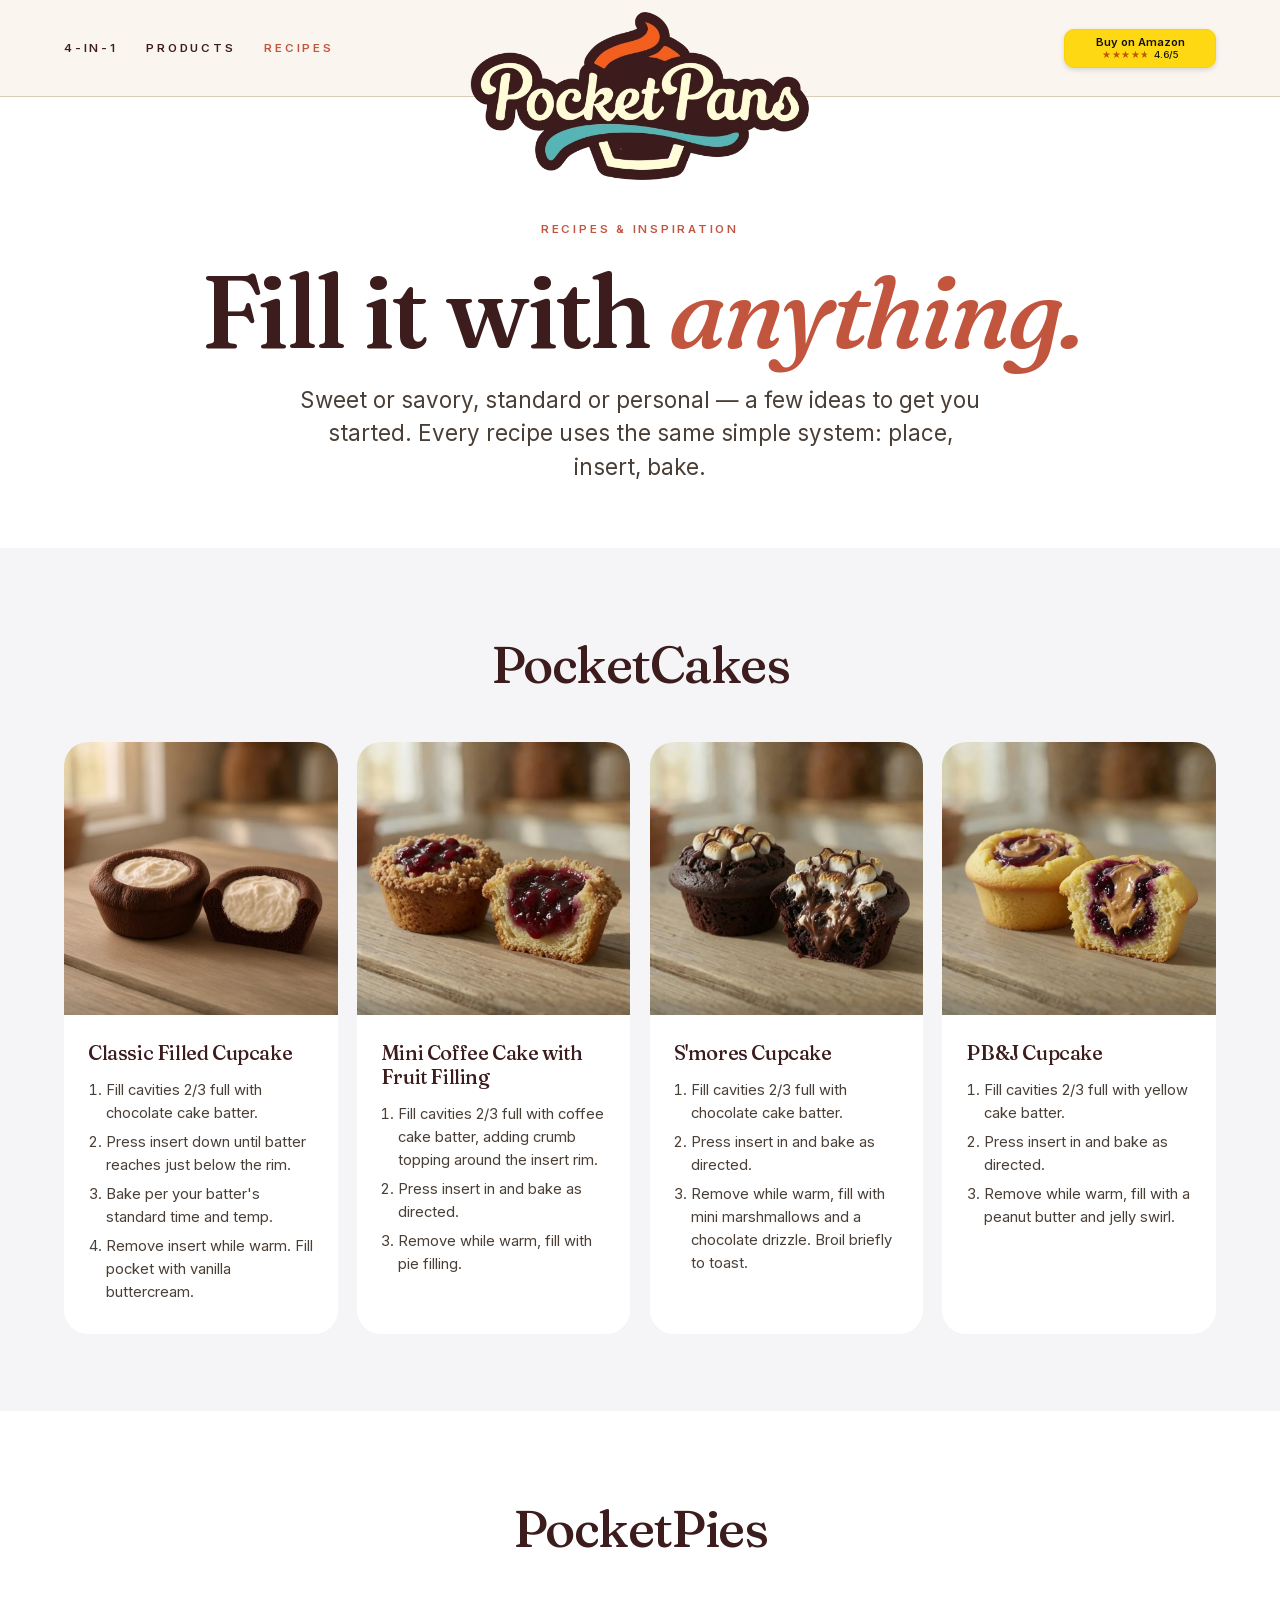
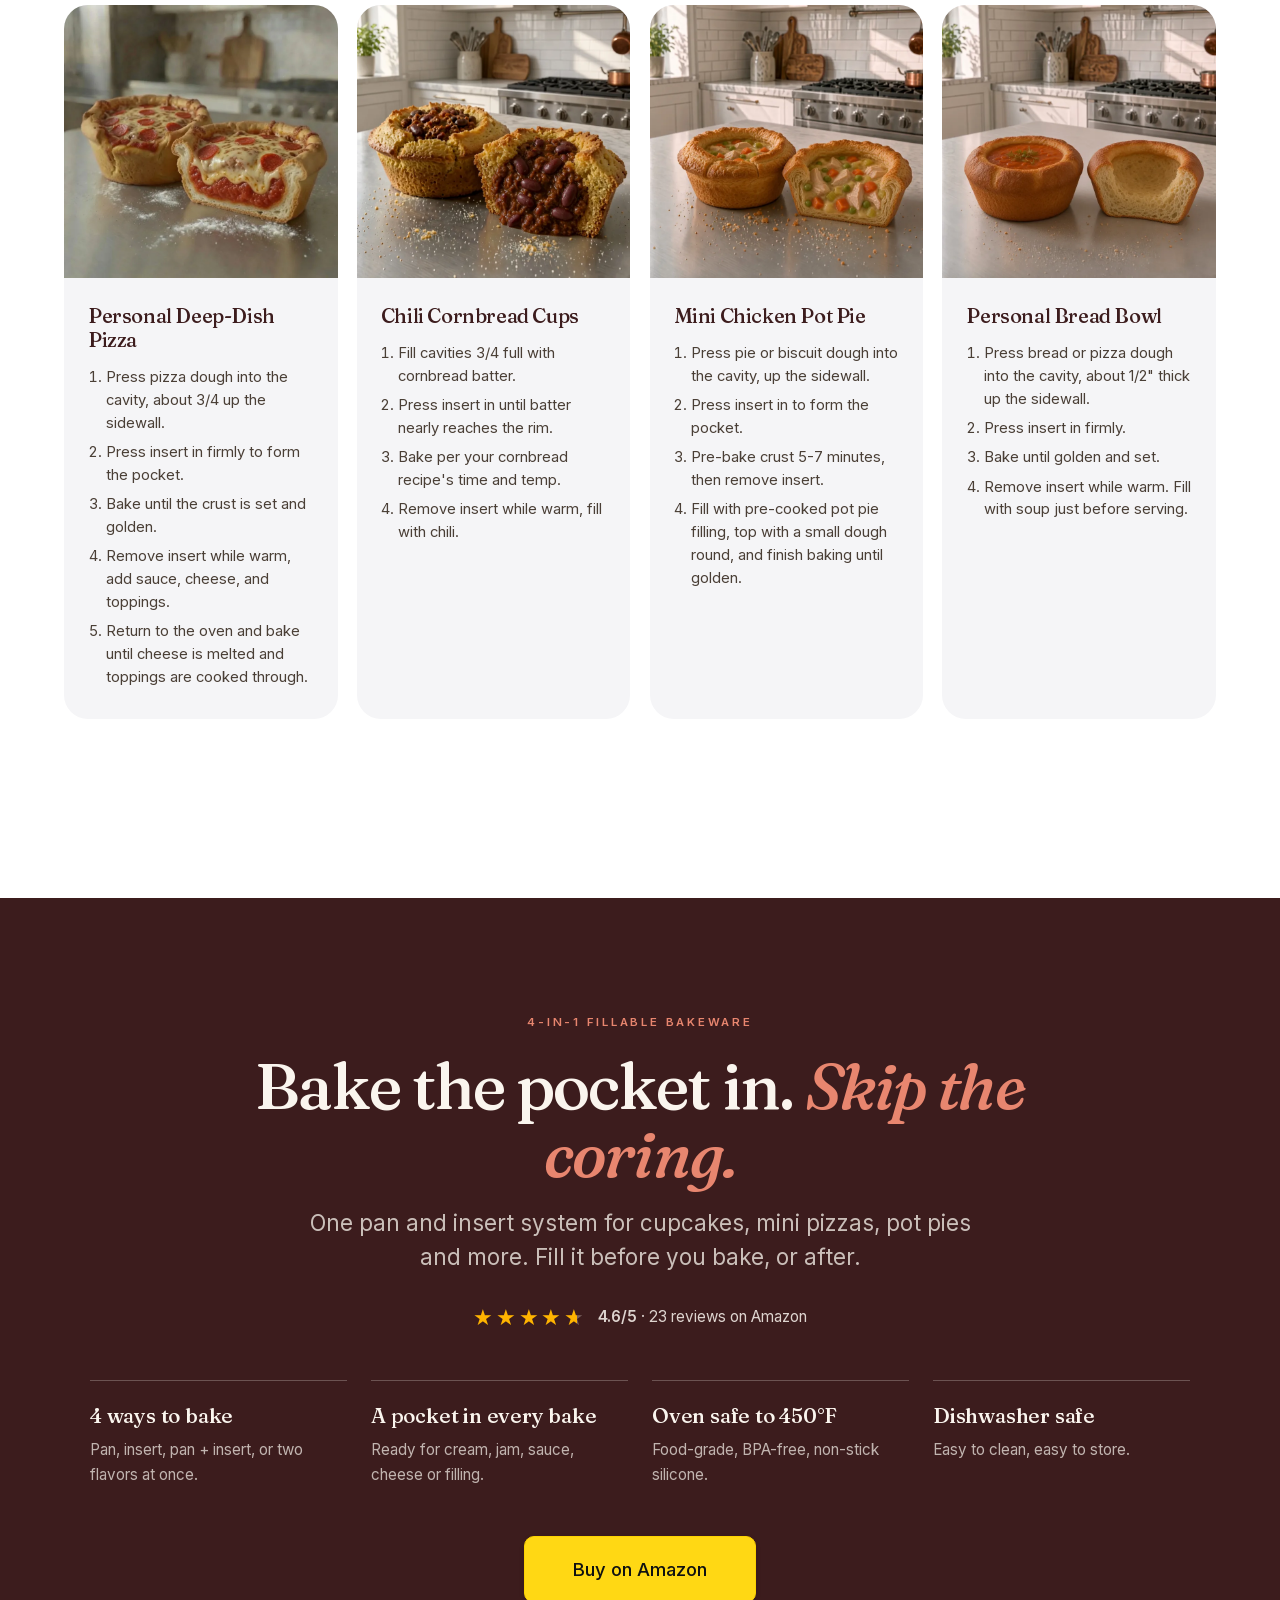
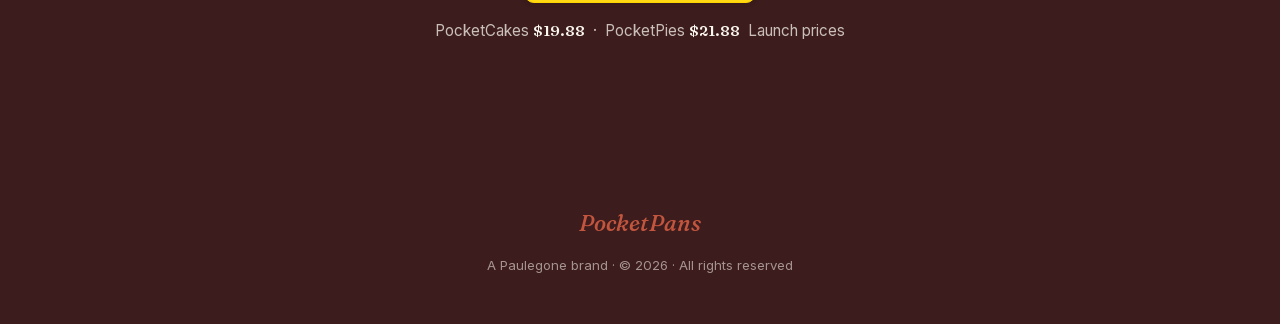
<file: recipes.html>
<!DOCTYPE html>
<html lang="en">
<head>
<link rel="icon" type="image/png" href="images/PP_favicon.png">
<link rel="apple-touch-icon" href="images/PP_favicon.png">
<meta charset="UTF-8">
<meta name="viewport" content="width=device-width, initial-scale=1.0">
<title>Recipes & Inspiration — PocketPans</title>
<meta name="description" content="Recipes and ideas for PocketCakes and PocketPies — fillable silicone bakeware for cupcakes, muffins, personal pizzas, and more.">
<!-- Google tag (gtag.js) -->
<script async src="https://www.googletagmanager.com/gtag/js?id=G-696TPMB8MQ"></script>
 <!-- Meta Pixel Code -->
<script>
!function(f,b,e,v,n,t,s)
{if(f.fbq)return;n=f.fbq=function(){n.callMethod?
n.callMethod.apply(n,arguments):n.queue.push(arguments)};
if(!f._fbq)f._fbq=n;n.push=n;n.loaded=!0;n.version='2.0';
n.queue=[];t=b.createElement(e);t.async=!0;
t.src=v;s=b.getElementsByTagName(e)[0];
s.parentNode.insertBefore(t,s)}(window, document,'script',
'https://connect.facebook.net/en_US/fbevents.js');
fbq('init', '1710565360593624');
fbq('track', 'PageView');
</script>
<noscript><img height="1" width="1" style="display:none"
src="https://www.facebook.com/tr?id=1710565360593624&ev=PageView&noscript=1"
/></noscript>
<!-- End Meta Pixel Code -->
<script>
  window.dataLayer = window.dataLayer || [];
  function gtag(){dataLayer.push(arguments);}
  gtag('js', new Date());
  gtag('config', 'G-696TPMB8MQ');
</script>
<link rel="preload" href="fonts/Fraunces-latin.woff2" as="font" type="font/woff2" crossorigin>
<link rel="preload" href="fonts/Fraunces-Italic-latin.woff2" as="font" type="font/woff2" crossorigin>
<link rel="preload" href="fonts/Inter-latin.woff2" as="font" type="font/woff2" crossorigin>
<link rel="stylesheet" href="styles.css?v=3">
<style>
:root { --white: #fff; --gray-bg: #f5f5f7; }
/* Header: nav left, big logo centered hanging off the bottom edge; shrinks to the text logo on scroll */
:root { --logo-h: 168px; --hang: calc(var(--logo-h) / 2); --hdr: 96px; --hdr-s: 64px; }
@media (max-width: 1000px) { :root { --logo-h: clamp(100px, 24vw, 150px); --hdr: calc(var(--hang) + 42px); } }
html { scroll-padding-top: 80px; }
body { padding-top: var(--hdr); }
header { position: fixed; top: 0; left: 0; right: 0; }
.nav { position: relative; min-height: var(--hdr); transition: min-height .35s ease; }
header.scrolled .nav { min-height: var(--hdr-s); }
.logo { position: absolute; inset: 0; pointer-events: none; z-index: 210; display: block; }
.logo img { position: absolute; left: 50%; pointer-events: auto; width: auto; max-width: none; transition: opacity .3s ease, transform .35s ease; }
.logo-full { bottom: 0; height: var(--logo-h); transform: translate(-50%, 50%); }
.logo-text { top: 50%; height: 40px; opacity: 0; transform: translate(-50%, -50%) scale(.85); pointer-events: none !important; }
header.scrolled .logo-full { opacity: 0; transform: translate(-50%, 50%) scale(.4); pointer-events: none; }
header.scrolled .logo-text { opacity: 1; transform: translate(-50%, -50%); pointer-events: auto !important; }
.nav-cta { background: var(--terracotta); color: #fff; font-style: normal; font-weight: 600; letter-spacing: .02em; }
.nav-cta:hover { background: var(--terracotta-deep); color: #fff; }
@media (max-width: 1000px) {
  .nav { display: flex; justify-content: space-between; align-items: flex-start; padding: .8rem 4% 0; }
  .nav-links { width: auto; flex-wrap: nowrap; gap: .8rem; justify-content: flex-start; }
  .nav-cta { justify-self: auto; }
  header.scrolled .nav { display: grid; grid-template-columns: 1fr auto; grid-template-areas: "logo cta" "links links"; row-gap: .5rem; align-items: center; padding: .6rem 4% .6rem; min-height: 0; }
  header.scrolled .nav-cta { grid-area: cta; }
  header.scrolled .nav-links { grid-area: links; width: 100%; justify-content: center; }
  .logo-text { height: 28px; }
  header.scrolled .logo-text { left: 4%; top: .6rem; transform: none; }
}
/* Amazon-style buy buttons (colors only; no Amazon logo) */
a[href*="amazon.com/dp"] { background: #FFD814; color: #0F1111; border: 1px solid #FCD200; border-radius: 10px; font-family: 'Inter', sans-serif; font-style: normal; font-weight: 500; letter-spacing: 0; box-shadow: 0 2px 5px rgba(15,17,17,.15); }
a[href*="amazon.com/dp"]:hover { background: #F7CA00; color: #0F1111; border-color: #F2C200; transform: none; }
/* Buy button with rating: same button size, smaller text, two lines */
a.amz { display: inline-flex; flex-direction: column; align-items: center; justify-content: center; gap: .12rem; line-height: 1.1; padding-top: 0; padding-bottom: 0; }
a.amz .amz-t { font-size: .78em; font-weight: 600; }
a.amz .amz-r { font-size: .66em; font-weight: 500; display: inline-flex; align-items: center; gap: .4em; }
.amz-stars { letter-spacing: .06em; background: linear-gradient(90deg, #C45500 92%, rgba(15,17,17,.28) 92%); -webkit-background-clip: text; background-clip: text; -webkit-text-fill-color: transparent; }
.nav-cta.amz { height: 39px; min-width: 9.5rem; }
.btn.amz { height: 59px; min-width: 12.2rem; }
@media (max-width: 767px) { .nav-cta.amz { height: 30px; min-width: 7.2rem; } .nav-cta.amz .amz-t { font-size: .8em; } .nav-cta.amz .amz-r { font-size: .72em; } }
/* CTA band (same as home page) */
.h2 {
  font-family: 'Fraunces', Georgia, serif; font-weight: 500;
  letter-spacing: -0.03em; line-height: 1.05;
  font-size: clamp(2.1rem, 5vw, 4rem);
}
.h2 em, .display em { font-style: italic; color: var(--terracotta); font-weight: 500; }
.sub {
  font-size: clamp(1.05rem, 1.8vw, 1.4rem); color: var(--ink-soft);
  max-width: 680px; margin: 1.2rem auto 0; line-height: 1.5;
}
.cta-band { background: var(--ink); color: var(--cream); padding: clamp(4rem, 9vw, 7.5rem) 5%; text-align: center; }
.cta-band .eyebrow { color: #e8866f; }
.cta-band .h2 { color: var(--cream); max-width: 900px; margin: 0 auto; }
.cta-band .h2 em { color: #e8866f; }
.cta-band .sub { color: rgba(250,245,238,.75); }
.cta-rating { display: inline-flex; align-items: center; gap: .7rem; margin-top: 2rem; font-size: .95rem; color: rgba(250,245,238,.85); }
.stars { --pct: 92%; font-size: 1.35rem; letter-spacing: .12em; line-height: 1; background: linear-gradient(90deg, #FFB400 var(--pct), rgba(250,245,238,.3) var(--pct)); -webkit-background-clip: text; background-clip: text; -webkit-text-fill-color: transparent; color: transparent; }
.cta-points { list-style: none; display: grid; grid-template-columns: repeat(4, 1fr); gap: 1.5rem; max-width: 1100px; margin: 3rem auto 0; padding: 0; }
.cta-points li { border-top: 1px solid rgba(250,245,238,.25); padding-top: 1.1rem; text-align: left; }
.cta-points b { display: block; font-family: 'Fraunces', serif; font-weight: 500; font-size: 1.3rem; letter-spacing: -.01em; margin-bottom: .3rem; }
.cta-points span { color: rgba(250,245,238,.7); font-size: .95rem; }
.cta-buy { margin-top: 3rem; display: flex; flex-direction: column; align-items: center; gap: 1rem; }
.cta-buy .btn { font-size: 1.15rem; padding: 1.1rem 3rem; }
.cta-price { color: rgba(250,245,238,.75); font-size: .95rem; }
.cta-price b { color: var(--cream); font-family: 'Fraunces', serif; font-weight: 600; }
@media (max-width: 860px) { .cta-points { grid-template-columns: repeat(2, 1fr); } }
body { background: var(--white); overflow-x: hidden; -webkit-font-smoothing: antialiased; }

.recipes-hero { padding: calc(var(--hang) + 2.5rem) 5% clamp(2.5rem, 5vw, 4rem); text-align: center; background: var(--white); }
.recipes-hero .display {
  font-family: 'Fraunces', Georgia, serif; font-weight: 500;
  letter-spacing: -0.035em; line-height: 1.02;
  font-size: clamp(2.8rem, 8vw, 6.5rem);
}
.recipes-hero .display em { font-style: italic; color: var(--terracotta); }
.recipes-hero .sub { font-size: clamp(1.05rem, 1.8vw, 1.4rem); color: var(--ink-soft); max-width: 680px; margin: 1.2rem auto 0; line-height: 1.5; }

.recipes { padding: 0 0 clamp(4rem, 8vw, 7rem); }
.recipe-group { padding: clamp(3rem, 6vw, 5rem) 5%; }
.recipe-group:nth-child(odd) { background: var(--gray-bg); }
.recipe-group-inner { max-width: 1300px; margin: 0 auto; }
.recipe-group-label {
  font-family: 'Fraunces', serif; font-weight: 500;
  font-size: clamp(2rem, 4.5vw, 3.2rem); letter-spacing: -0.03em;
  margin-bottom: 2.2rem; text-align: center;
}
.recipe-grid { display: grid; grid-template-columns: repeat(4, 1fr); gap: 1.2rem; }
@media (max-width: 1000px) { .recipe-grid { grid-template-columns: repeat(2, 1fr); } }
@media (max-width: 560px) { .recipe-grid { grid-template-columns: 1fr; } }
.recipe-card { background: var(--white); border-radius: 24px; overflow: hidden; }
.recipe-group:nth-child(even) .recipe-card { background: var(--gray-bg); }
.recipe-card-image { width: 100%; aspect-ratio: 1 / 1; overflow: hidden; }
.recipe-card-image img { width: 100%; height: 100%; object-fit: cover; display: block; }
.recipe-card-body { padding: 1.6rem 1.5rem 1.9rem; }
.recipe-card h4 { font-family: 'Fraunces', serif; font-weight: 500; font-size: 1.25rem; margin-bottom: .9rem; letter-spacing: -0.02em; line-height: 1.2; }
.recipe-card ol { color: var(--ink-soft); font-size: .92rem; line-height: 1.55; padding-left: 1.1rem; }
.recipe-card li { margin-bottom: .4rem; }
.recipe-card li:last-child { margin-bottom: 0; }

.buy-band { background: var(--ink); color: var(--cream); text-align: center; padding: clamp(3.5rem, 7vw, 5.5rem) 5%; }
.buy-band h2 { font-family: 'Fraunces', serif; font-weight: 500; font-size: clamp(2rem, 4.5vw, 3.2rem); letter-spacing: -0.03em; }
.buy-band h2 em { font-style: italic; color: #e8866f; }
.buy-band p { color: rgba(250,245,238,.7); max-width: 560px; margin: 1rem auto 2rem; }
.btn { display: inline-flex; padding: .95rem 2rem; border-radius: 999px; font-weight: 600; text-decoration: none; background: var(--terracotta); color: #fff; transition: background .25s; }
.btn:hover { background: var(--terracotta-deep); }
</style>
</head>
<body>

<header>
  <div class="nav">
    <a class="logo" href="index.html" aria-label="PocketPans home"><img class="logo-full" src="images_web/PocketPans_Logo.webp" alt="PocketPans"><img class="logo-text" src="images_web/PocketPans_Logo_Text.webp" alt="" aria-hidden="true"></a>
    <div class="nav-links">
      <a href="index.html#how">4-in-1</a>
      <a href="index.html#shop">Products</a>
      <a href="recipes.html" class="active">Recipes</a>
    </div>
    <a class="nav-cta amz" href="https://www.amazon.com/dp/B0GPR6FM7M?maas=maas_adg_4F377C063B34EE9C27E82B6C053E6EB6_afap_abs&ref_=aa_maas&tag=maas" target="_blank" rel="noopener" aria-label="Buy on Amazon, rated 4.6 out of 5 stars from 23 reviews"><span class="amz-t">Buy on Amazon</span><span class="amz-r"><span class="amz-stars" aria-hidden="true">★★★★★</span>4.6/5</span></a>
  </div>
</header>

<section class="recipes-hero">
  <span class="eyebrow">Recipes & inspiration</span>
  <h1 class="display">Fill it with <em>anything.</em></h1>
  <p class="sub">Sweet or savory, standard or personal — a few ideas to get you started. Every recipe uses the same simple system: place, insert, bake.</p>
</section>

<div class="recipes">

  <div class="recipe-group"><div class="recipe-group-inner">
    <div class="recipe-group-label">PocketCakes</div>
    <div class="recipe-grid">
      <div class="recipe-card">
        <div class="recipe-card-image">
          <img src="images_web/Recipe_Chocolate_Buttercream.webp" alt="Classic filled chocolate cupcake with vanilla buttercream">
        </div>
        <div class="recipe-card-body">
          <h4 class="serif">Classic Filled Cupcake</h4>
          <ol>
            <li>Fill cavities 2/3 full with chocolate cake batter.</li>
            <li>Press insert down until batter reaches just below the rim.</li>
            <li>Bake per your batter's standard time and temp.</li>
            <li>Remove insert while warm. Fill pocket with vanilla buttercream.</li>
          </ol>
        </div>
      </div>
      <div class="recipe-card">
        <div class="recipe-card-image">
          <img src="images_web/Recipe_Coffee_Cake.webp" alt="Mini coffee cake with fruit filling">
        </div>
        <div class="recipe-card-body">
          <h4 class="serif">Mini Coffee Cake with Fruit Filling</h4>
          <ol>
            <li>Fill cavities 2/3 full with coffee cake batter, adding crumb topping around the insert rim.</li>
            <li>Press insert in and bake as directed.</li>
            <li>Remove while warm, fill with pie filling.</li>
          </ol>
        </div>
      </div>
      <div class="recipe-card">
        <div class="recipe-card-image">
          <img src="images_web/Recipes_Smores.webp" alt="S'mores filled chocolate cupcake">
        </div>
        <div class="recipe-card-body">
          <h4 class="serif">S'mores Cupcake</h4>
          <ol>
            <li>Fill cavities 2/3 full with chocolate cake batter.</li>
            <li>Press insert in and bake as directed.</li>
            <li>Remove while warm, fill with mini marshmallows and a chocolate drizzle. Broil briefly to toast.</li>
          </ol>
        </div>
      </div>
      <div class="recipe-card">
        <div class="recipe-card-image">
          <img src="images_web/Recipe_PBnJ.webp" alt="PB&J filled cupcake">
        </div>
        <div class="recipe-card-body">
          <h4 class="serif">PB&J Cupcake</h4>
          <ol>
            <li>Fill cavities 2/3 full with yellow cake batter.</li>
            <li>Press insert in and bake as directed.</li>
            <li>Remove while warm, fill with a peanut butter and jelly swirl.</li>
          </ol>
        </div>
      </div>
    </div>
  </div></div>

  <div class="recipe-group"><div class="recipe-group-inner">
    <div class="recipe-group-label">PocketPies</div>
    <div class="recipe-grid">
      <div class="recipe-card">
        <div class="recipe-card-image">
          <img src="images_web/Recipe_Pepperoni_Pie.webp" alt="Personal deep-dish pepperoni pizza">
        </div>
        <div class="recipe-card-body">
          <h4 class="serif">Personal Deep-Dish Pizza</h4>
          <ol>
            <li>Press pizza dough into the cavity, about 3/4 up the sidewall.</li>
            <li>Press insert in firmly to form the pocket.</li>
            <li>Bake until the crust is set and golden.</li>
            <li>Remove insert while warm, add sauce, cheese, and toppings.</li>
            <li>Return to the oven and bake until cheese is melted and toppings are cooked through.</li>
          </ol>
        </div>
      </div>
      <div class="recipe-card">
        <div class="recipe-card-image">
          <img src="images_web/Recipe_Chili_Cornbread.webp" alt="Chili cornbread cups">
        </div>
        <div class="recipe-card-body">
          <h4 class="serif">Chili Cornbread Cups</h4>
          <ol>
            <li>Fill cavities 3/4 full with cornbread batter.</li>
            <li>Press insert in until batter nearly reaches the rim.</li>
            <li>Bake per your cornbread recipe's time and temp.</li>
            <li>Remove insert while warm, fill with chili.</li>
          </ol>
        </div>
      </div>
      <div class="recipe-card">
        <div class="recipe-card-image">
          <img src="images_web/Recipe_PotPie.webp" alt="Mini chicken pot pie">
        </div>
        <div class="recipe-card-body">
          <h4 class="serif">Mini Chicken Pot Pie</h4>
          <ol>
            <li>Press pie or biscuit dough into the cavity, up the sidewall.</li>
            <li>Press insert in to form the pocket.</li>
            <li>Pre-bake crust 5-7 minutes, then remove insert.</li>
            <li>Fill with pre-cooked pot pie filling, top with a small dough round, and finish baking until golden.</li>
          </ol>
        </div>
      </div>
      <div class="recipe-card">
        <div class="recipe-card-image">
          <img src="images_web/Recipe_Bread_Bowl.webp" alt="Personal bread bowl with soup">
        </div>
        <div class="recipe-card-body">
          <h4 class="serif">Personal Bread Bowl</h4>
          <ol>
            <li>Press bread or pizza dough into the cavity, about 1/2" thick up the sidewall.</li>
            <li>Press insert in firmly.</li>
            <li>Bake until golden and set.</li>
            <li>Remove insert while warm. Fill with soup just before serving.</li>
          </ol>
        </div>
      </div>
    </div>
  </div></div>

</div>

<!-- ═══ CTA BAND ═══ -->
<section class="cta-band">
  <span class="eyebrow">4-in-1 fillable bakeware</span>
  <h2 class="h2">Bake the pocket in. <em>Skip the coring.</em></h2>
  <p class="sub">One pan and insert system for cupcakes, mini pizzas, pot pies and more. Fill it before you bake, or after.</p>
  <div class="cta-rating"><span class="stars" role="img" aria-label="4.6 out of 5 stars">★★★★★</span><span><b>4.6/5</b> · 23 reviews on Amazon</span></div>
  <ul class="cta-points">
    <li><b>4 ways to bake</b><span>Pan, insert, pan + insert, or two flavors at once.</span></li>
    <li><b>A pocket in every bake</b><span>Ready for cream, jam, sauce, cheese or filling.</span></li>
    <li><b>Oven safe to 450°F</b><span>Food-grade, BPA-free, non-stick silicone.</span></li>
    <li><b>Dishwasher safe</b><span>Easy to clean, easy to store.</span></li>
  </ul>
  <div class="cta-buy">
    <a class="btn btn-primary" href="https://www.amazon.com/dp/B0GPR6FM7M?maas=maas_adg_4F377C063B34EE9C27E82B6C053E6EB6_afap_abs&ref_=aa_maas&tag=maas" target="_blank" rel="noopener">Buy on Amazon</a>
    <span class="cta-price">PocketCakes <b>$19.88</b> &nbsp;·&nbsp; PocketPies <b>$21.88</b> &nbsp;Launch prices</span>
  </div>
</section>

<footer>
  <div class="fi">
    <div class="fb">PocketPans</div>
    <div class="fm">A Paulegone brand · © 2026 · All rights reserved</div>
  </div>
</footer>

<script>
(function () {
  var h = document.querySelector('header');
  function f() { h.classList.toggle('scrolled', window.scrollY > 30); }
  window.addEventListener('scroll', f, { passive: true }); f();
})();
</script>
</body>
</html>
</file>
<file: styles.css>
/* Self-hosted fonts (latin subset, variable weight) */
@font-face { font-family: 'Fraunces'; font-style: normal; font-weight: 300 700; font-display: swap; src: url(fonts/Fraunces-latin.woff2) format('woff2'); }
@font-face { font-family: 'Fraunces'; font-style: italic; font-weight: 300 600; font-display: swap; src: url(fonts/Fraunces-Italic-latin.woff2) format('woff2'); }
@font-face { font-family: 'Inter'; font-style: normal; font-weight: 400 600; font-display: swap; src: url(fonts/Inter-latin.woff2) format('woff2'); }
:root {
  --cream: #faf5ee;
  --cream-deep: #f0e8d5;
  --terracotta: #c2553e;
  --terracotta-deep: #8e3a28;
  --ink: #3c1c1d;
  --ink-soft: #4a3f36;
  --warm-gray: #8a7a6c;
  --line: #d9cdb8;
}
* { margin:0; padding:0; box-sizing:border-box; }
html { scroll-behavior: smooth; }
body {
  font-family: 'Inter', sans-serif;
  line-height: 1.6;
  color: var(--ink);
  background: var(--cream);
}
.serif { font-family: 'Fraunces', Georgia, serif; }
img { max-width: 100%; }

/* ─── HEADER / NAV ─── */
header {
  position: sticky; top: 0; z-index: 200;
  background: rgba(250,245,238,0.93);
  backdrop-filter: blur(14px);
  border-bottom: 1px solid var(--line);
}
.nav {
  max-width: 1400px; margin: 0 auto;
  padding: 1.1rem 5%;
  display: flex; justify-content: space-between; align-items: center;
  gap: 1.5rem;
}
.logo {
  background: none; border: none; cursor: pointer; padding: 0;
  display: flex; align-items: baseline; gap: 0.15rem;
  flex-shrink: 0;
}
.logo-img { height: 44px; width: auto; display: block; }

.nav-links {
  display: flex; align-items: center; gap: 1.8rem;
}
.nav-links a {
  font-size: 0.72rem; font-weight: 600;
  letter-spacing: 0.24em; text-transform: uppercase;
  color: var(--ink); text-decoration: none;
  transition: color 0.3s;
  white-space: nowrap;
}
.nav-links a:hover, .nav-links a.active { color: var(--terracotta); }

.nav-cta {
  font-family: 'Fraunces', serif;
  font-style: italic;
  font-weight: 400;
  font-size: 0.9rem;
  color: var(--terracotta);
  text-decoration: none;
  border: 1px solid var(--terracotta);
  border-radius: 999px;
  padding: 0.5rem 1.2rem;
  transition: background 0.3s, color 0.3s;
  white-space: nowrap;
  flex-shrink: 0;
}
.nav-cta:hover { background: var(--terracotta); color: var(--cream); }

@media (max-width: 767px) {
  .nav {
    display: grid;
    grid-template-columns: 1fr auto;
    grid-template-areas:
      "logo cta"
      "links links";
    row-gap: 0.6rem;
    padding: 0.9rem 4%;
  }
  .logo { grid-area: logo; }
  .nav-cta { grid-area: cta; justify-self: end; font-size: 0.7rem; padding: 0.35rem 0.8rem; }
  .nav-links {
    grid-area: links;
    width: 100%;
    justify-content: center;
    gap: 1rem;
    flex-wrap: wrap;
  }
  .nav-links a { font-size: 0.58rem; letter-spacing: 0.14em; }
  .logo-img { height: 28px; }
}

/* ─── SHARED HELPERS ─── */
.eyebrow {
  font-size: 0.72rem; font-weight: 600;
  letter-spacing: 0.24em; text-transform: uppercase;
  color: var(--terracotta); margin-bottom: 1.3rem; display: block;
}
.container { max-width: 1200px; margin: 0 auto; }

/* ─── FOOTER ─── */
footer { background: var(--ink); color: var(--cream); padding: 3rem 5%; text-align: center; }
footer .fi { max-width: 1200px; margin: 0 auto; display: flex; flex-direction: column; gap: 0.8rem; align-items: center; }
footer .fb { font-family: 'Fraunces', serif; font-style: italic; font-weight: 500; font-size: 1.4rem; color: var(--terracotta); }
footer .fm { font-size: 0.83rem; opacity: 0.55; }
</file>
